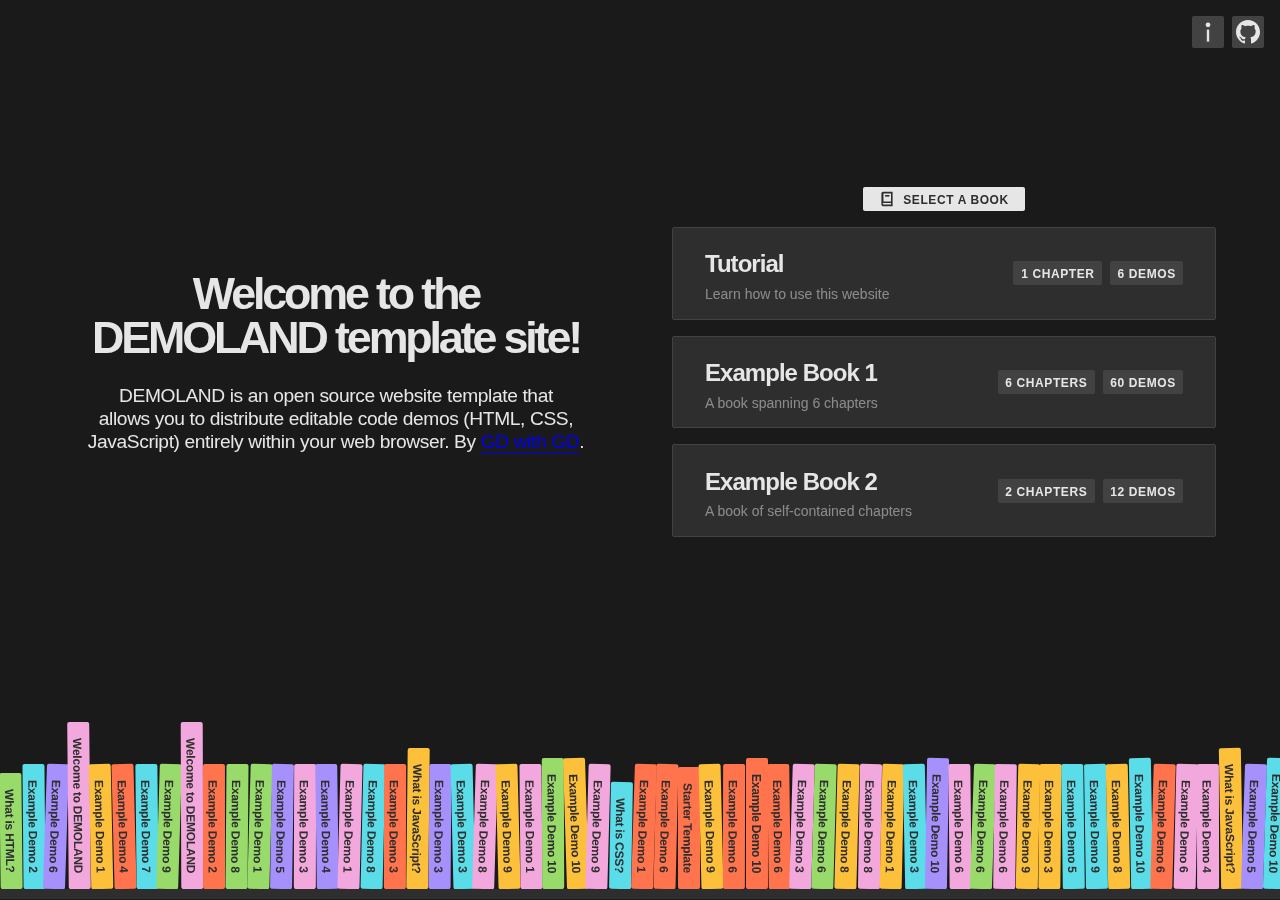
<file: index.html>
<!DOCTYPE html>
		<html lang="en">
		<head>
			<meta charset="UTF-8">
			<meta name="viewport" content="width=device-width, initial-scale=1.0">
			<title>DEMOLAND</title>
			<link rel="icon" type="png" href="./assets/meta/favicon.png">
			<link rel="stylesheet" href="./assets/styles/home.css">
		</head>
		<body>
			<main class="content">
				<div class="toggles">
					<button onclick="toggleInfo()">
						<svg viewBox="0 0 100 100"><rect x="45" y="40" width="10" height="50"/><circle cx="50" cy="20" r="10"/></svg>
					</button>
					<a href="https://github.com/gabrieldrozdov/demoland-template" target="_blank">
						<svg viewBox="0 0 1024 1024">
							<path class="cls-1" d="M512,0C229.12,0,0,229.12,0,512,0,738.56,146.56,929.92,350.08,997.76c25.6,4.48,35.2-10.88,35.2-24.32,0-12.16-.64-52.48-.64-95.36-128.64,23.68-161.92-31.36-172.16-60.16-5.76-14.72-30.72-60.16-52.48-72.32-17.92-9.6-43.52-33.28-.64-33.92,40.32-.64,69.12,37.12,78.72,52.48,46.08,77.44,119.68,55.68,149.12,42.24,4.48-33.28,17.92-55.68,32.64-68.48-113.92-12.8-232.96-56.96-232.96-252.8,0-55.68,19.84-101.76,52.48-137.6-5.12-12.8-23.04-65.28,5.12-135.68,0,0,42.88-13.44,140.8,52.48,40.96-11.52,84.48-17.28,128-17.28s87.04,5.76,128,17.28c97.92-66.56,140.8-52.48,140.8-52.48,28.16,70.4,10.24,122.88,5.12,135.68,32.64,35.84,52.48,81.28,52.48,137.6,0,196.48-119.68,240-233.6,252.8,18.56,16,34.56,46.72,34.56,94.72,0,68.48-.64,123.52-.64,140.8,0,13.44,9.6,29.44,35.2,24.32,202.24-67.84,348.8-259.84,348.8-485.76C1024,229.12,794.88,0,512,0Z"/>
						</svg>
					</a>
				</div>
				<div class="info" data-active="0">
					<button class="info-close" onclick="toggleInfo();">
						<svg viewBox="0 0 100 100"><polygon points="81.82 74.749 57.071 50 81.82 25.251 74.749 18.18 50 42.929 25.251 18.18 18.18 25.251 42.929 50 18.18 74.749 25.251 81.82 50 57.071 74.749 81.82 81.82 74.749"/></svg>
					</button>
					
	<p>
		DEMOLAND is an open source website template that allows you to distribute editable code demos (HTML, CSS, JavaScript) entirely within your web browser. This project was created by <a href="https://gdwithgd.com/" target="_blank">GD&nbsp;with&nbsp;GD</a> to make teaching code easier, without the need for subscribing to any premium code distribution services.
	</p>
	<p>
		DEMOLAND is a metaphor for a library containing books featuring chapters of demos. Each book is organized via JSON files, and each demo is split up into two HTML files (content and information). A Node.js file generates the homepage as a static document, while the code editor page fetches demos dynamically. The editor is built using <a href='https://codemirror.net/5/' target="_blank">CodeMirror 5</a>.
	</p>
	<p>
		Interested in launching your own DEMOLAND site? Clone the <a href="https://github.com/gabrieldrozdov/demoland-template" target="_blank">GitHub repository</a> and launch your site via GitHub pages!
	</p>
	<p class="info-credits">
		<strong>CREDITS</strong><br>
		DEMOLAND was developed by <a href="https://gdwithgd.com/" target="_blank">GD with GD</a> / <a href="https://gabrieldrozdov.com/" target="_blank">Gabriel Drozdov</a>. The site features <a href="https://toomuchtype.com/" target="_blank">Limkin by Too Much Type</a> and <a href="https://monaspace.githubnext.com/" target="_blank">Monaspace by GitHub</a>. Text editors are built using <a href='https://codemirror.net/5/' target="_blank">CodeMirror 5</a>. The original DEMOLAND site is available at <a href="https://demoland.gdwithgd.com/" target="_blank">demoland.gdwithgd.com</a>.<br>
		<br>
		If you launch your own DEMOLAND, I’d appreciate it if you left these credits in. And <a href="mailto:gabriel@noreplica.com">sent me an email</a> just to share your work!
	</p>

				</div>

				<div class="intro">
					<div class="intro-content">
						<header class="intro-header">
							<h1 class="intro-title">Welcome to the DEMOLAND template site!</h1>
							<p class="intro-subtitle">DEMOLAND is an open source website template that allows you to distribute editable code demos (HTML, CSS, JavaScript) entirely within your web browser. By&nbsp;<a href="https://gdwithgd.com/" target="_blank">GD&nbsp;with&nbsp;GD</a>.</p>
						</header>
						<nav class="intro-index">
							<h2 class="intro-index-title">
								<svg viewBox="0 0 100 100"><path d="m25,5c-5.52,0-10,4.48-10,10v70c0,5.52,4.48,10,10,10h60V5H25Zm50,80H28c-2.76,0-5-2.24-5-5s2.24-5,5-5h47v10Zm0-20H28V15h47v50Z"/><rect x="38" y="25" width="27" height="10"/></svg>
								<span>Select a book</span>
							</h2>
							
			<a href="#tutorial" class="intro-index-link" onclick="openBook('tutorial');">
				<div class="intro-index-link-main">
					<h3 class="intro-index-link-title">Tutorial</h3>
					<p class="intro-index-link-shortdesc">Learn how to use this website</p>
				</div>
				<div class="intro-index-link-info">
					<div>1 Chapter</div>
					<div>6 Demos</div>
				</div>
			</a>
		
			<a href="#example-book-1" class="intro-index-link" onclick="openBook('example-book-1');">
				<div class="intro-index-link-main">
					<h3 class="intro-index-link-title">Example Book 1</h3>
					<p class="intro-index-link-shortdesc">A book spanning 6 chapters</p>
				</div>
				<div class="intro-index-link-info">
					<div>6 Chapters</div>
					<div>60 Demos</div>
				</div>
			</a>
		
			<a href="#example-book-2" class="intro-index-link" onclick="openBook('example-book-2');">
				<div class="intro-index-link-main">
					<h3 class="intro-index-link-title">Example Book 2</h3>
					<p class="intro-index-link-shortdesc">A book of self-contained chapters</p>
				</div>
				<div class="intro-index-link-info">
					<div>2 Chapters</div>
					<div>12 Demos</div>
				</div>
			</a>
		
						</nav>
					</div>
					<div class="intro-books-container"><div class="intro-books"></div></div>
				</div>

				
			<article class="book" data-active="0" id="tutorial">
				<header class="book-intro">
					<button class="book-intro-return" onclick="openIntro();">&nwarr;&nbsp; View all books</button>
					<h2 class="book-intro-title">Tutorial</h2>
					<div class="book-intro-desc"><p>Get started with DEMOLAND! Learn how to use this website and what HTML, CSS, and JavaScript are.</p></div>
				</header>
				<div class="chapter-grid">
					
				<section class="chapter  rainbow" id="tutorial-tutorial" style="--primary: rainbow">
					<div class="chapter-header">
						<a class="chapter-link" href="editor/?book=tutorial&chapter=tutorial&demo=welcome">
							<div class="chapter-subtitle">
								Start here
							</div>
							<h3 class="chapter-title">
								How to use DEMOLAND
							</h3>
						</a>
						<p class="chapter-desc">
							Get started with DEMOLAND and learn how to code websites!
						</p>
						<a href="editor/?book=tutorial&chapter=tutorial&demo=welcome" class="chapter-open">Open chapter &nbsp;&nearr;</a>
					</div>
					<div class="chapter-demos">
						
					<a href="editor/?book=tutorial&chapter=tutorial&demo=welcome" class="chapter-demo" style="--primary: var(--pink);">
						<div class="chapter-demo-number">1</div>
						<div class="chapter-demo-name">Welcome to DEMOLAND</div>
					</a>
				
					<a href="editor/?book=tutorial&chapter=tutorial&demo=html" class="chapter-demo" style="--primary: var(--green);">
						<div class="chapter-demo-number">2</div>
						<div class="chapter-demo-name">What is HTML?</div>
					</a>
				
					<a href="editor/?book=tutorial&chapter=tutorial&demo=css" class="chapter-demo" style="--primary: var(--blue);">
						<div class="chapter-demo-number">3</div>
						<div class="chapter-demo-name">What is CSS?</div>
					</a>
				
					<a href="editor/?book=tutorial&chapter=tutorial&demo=js" class="chapter-demo" style="--primary: var(--yellow);">
						<div class="chapter-demo-number">4</div>
						<div class="chapter-demo-name">What is JavaScript?</div>
					</a>
				
					<a href="editor/?book=tutorial&chapter=tutorial&demo=js-libraries" class="chapter-demo" style="--primary: var(--purple);">
						<div class="chapter-demo-number">5</div>
						<div class="chapter-demo-name">What are JavaScript Libraries?</div>
					</a>
				
					<a href="editor/?book=tutorial&chapter=tutorial&demo=template" class="chapter-demo" style="--primary: var(--red);">
						<div class="chapter-demo-number">6</div>
						<div class="chapter-demo-name">Starter Template</div>
					</a>
				
					</div>
				</section>
			
				</div>
			</article>
		
			<article class="book" data-active="0" id="example-book-1">
				<header class="book-intro">
					<button class="book-intro-return" onclick="openIntro();">&nwarr;&nbsp; View all books</button>
					<h2 class="book-intro-title">Example Book 1</h2>
					<div class="book-intro-desc"><p>Write your book’s description here! The rest of this description is placeholder text.</p><p>Lorem ipsum dolor sit amet, consectetur adipiscing elit, sed do eiusmod tempor incididunt ut labore et dolore magna aliqua. Ut enim ad minim veniam, quis nostrud exercitation ullamco laboris nisi ut aliquip ex ea commodo consequat. Duis aute irure dolor in reprehenderit in voluptate velit esse cillum dolore eu fugiat nulla pariatur. Excepteur sint occaecat cupidatat non proident, sunt in culpa qui officia deserunt mollit anim id est laborum.</p></div>
				</header>
				<div class="chapter-grid">
					
				<section class="chapter " id="example-book-1-example-chapter-1" style="--primary: var(--pink)">
					<div class="chapter-header">
						<a class="chapter-link" href="editor/?book=example-book-1&chapter=example-chapter-1&demo=example-demo-1">
							<div class="chapter-subtitle">
								Chapter 1
							</div>
							<h3 class="chapter-title">
								Chapter Name
							</h3>
						</a>
						<p class="chapter-desc">
							This is where your chapter’s description would go!
						</p>
						<a href="editor/?book=example-book-1&chapter=example-chapter-1&demo=example-demo-1" class="chapter-open">Open chapter &nbsp;&nearr;</a>
					</div>
					<div class="chapter-demos">
						
					<a href="editor/?book=example-book-1&chapter=example-chapter-1&demo=example-demo-1" class="chapter-demo" style="--primary: var(--pink);">
						<div class="chapter-demo-number">1</div>
						<div class="chapter-demo-name">Example Demo 1</div>
					</a>
				
					<a href="editor/?book=example-book-1&chapter=example-chapter-1&demo=example-demo-2" class="chapter-demo" style="--primary: var(--pink);">
						<div class="chapter-demo-number">2</div>
						<div class="chapter-demo-name">Example Demo 2</div>
					</a>
				
					<a href="editor/?book=example-book-1&chapter=example-chapter-1&demo=example-demo-3" class="chapter-demo" style="--primary: var(--pink);">
						<div class="chapter-demo-number">3</div>
						<div class="chapter-demo-name">Example Demo 3</div>
					</a>
				
					<a href="editor/?book=example-book-1&chapter=example-chapter-1&demo=example-demo-4" class="chapter-demo" style="--primary: var(--pink);">
						<div class="chapter-demo-number">4</div>
						<div class="chapter-demo-name">Example Demo 4</div>
					</a>
				
					<a href="editor/?book=example-book-1&chapter=example-chapter-1&demo=example-demo-5" class="chapter-demo" style="--primary: var(--pink);">
						<div class="chapter-demo-number">5</div>
						<div class="chapter-demo-name">Example Demo 5</div>
					</a>
				
					<a href="editor/?book=example-book-1&chapter=example-chapter-1&demo=example-demo-6" class="chapter-demo" style="--primary: var(--pink);">
						<div class="chapter-demo-number">6</div>
						<div class="chapter-demo-name">Example Demo 6</div>
					</a>
				
					<a href="editor/?book=example-book-1&chapter=example-chapter-1&demo=example-demo-7" class="chapter-demo" style="--primary: var(--pink);">
						<div class="chapter-demo-number">7</div>
						<div class="chapter-demo-name">Example Demo 7</div>
					</a>
				
					<a href="editor/?book=example-book-1&chapter=example-chapter-1&demo=example-demo-8" class="chapter-demo" style="--primary: var(--pink);">
						<div class="chapter-demo-number">8</div>
						<div class="chapter-demo-name">Example Demo 8</div>
					</a>
				
					<a href="editor/?book=example-book-1&chapter=example-chapter-1&demo=example-demo-9" class="chapter-demo" style="--primary: var(--pink);">
						<div class="chapter-demo-number">9</div>
						<div class="chapter-demo-name">Example Demo 9</div>
					</a>
				
					<a href="editor/?book=example-book-1&chapter=example-chapter-1&demo=example-demo-10" class="chapter-demo" style="--primary: var(--pink);">
						<div class="chapter-demo-number">10</div>
						<div class="chapter-demo-name">Example Demo 10</div>
					</a>
				
					</div>
				</section>
			
				<section class="chapter " id="example-book-1-example-chapter-2" style="--primary: var(--green)">
					<div class="chapter-header">
						<a class="chapter-link" href="editor/?book=example-book-1&chapter=example-chapter-2&demo=example-demo-1">
							<div class="chapter-subtitle">
								Chapter 2
							</div>
							<h3 class="chapter-title">
								Chapter Name
							</h3>
						</a>
						<p class="chapter-desc">
							This is where your chapter’s description would go!
						</p>
						<a href="editor/?book=example-book-1&chapter=example-chapter-2&demo=example-demo-1" class="chapter-open">Open chapter &nbsp;&nearr;</a>
					</div>
					<div class="chapter-demos">
						
					<a href="editor/?book=example-book-1&chapter=example-chapter-2&demo=example-demo-1" class="chapter-demo" style="--primary: var(--green);">
						<div class="chapter-demo-number">1</div>
						<div class="chapter-demo-name">Example Demo 1</div>
					</a>
				
					<a href="editor/?book=example-book-1&chapter=example-chapter-2&demo=example-demo-2" class="chapter-demo" style="--primary: var(--green);">
						<div class="chapter-demo-number">2</div>
						<div class="chapter-demo-name">Example Demo 2</div>
					</a>
				
					<a href="editor/?book=example-book-1&chapter=example-chapter-2&demo=example-demo-3" class="chapter-demo" style="--primary: var(--green);">
						<div class="chapter-demo-number">3</div>
						<div class="chapter-demo-name">Example Demo 3</div>
					</a>
				
					<a href="editor/?book=example-book-1&chapter=example-chapter-2&demo=example-demo-4" class="chapter-demo" style="--primary: var(--green);">
						<div class="chapter-demo-number">4</div>
						<div class="chapter-demo-name">Example Demo 4</div>
					</a>
				
					<a href="editor/?book=example-book-1&chapter=example-chapter-2&demo=example-demo-5" class="chapter-demo" style="--primary: var(--green);">
						<div class="chapter-demo-number">5</div>
						<div class="chapter-demo-name">Example Demo 5</div>
					</a>
				
					<a href="editor/?book=example-book-1&chapter=example-chapter-2&demo=example-demo-6" class="chapter-demo" style="--primary: var(--green);">
						<div class="chapter-demo-number">6</div>
						<div class="chapter-demo-name">Example Demo 6</div>
					</a>
				
					<a href="editor/?book=example-book-1&chapter=example-chapter-2&demo=example-demo-7" class="chapter-demo" style="--primary: var(--green);">
						<div class="chapter-demo-number">7</div>
						<div class="chapter-demo-name">Example Demo 7</div>
					</a>
				
					<a href="editor/?book=example-book-1&chapter=example-chapter-2&demo=example-demo-8" class="chapter-demo" style="--primary: var(--green);">
						<div class="chapter-demo-number">8</div>
						<div class="chapter-demo-name">Example Demo 8</div>
					</a>
				
					<a href="editor/?book=example-book-1&chapter=example-chapter-2&demo=example-demo-9" class="chapter-demo" style="--primary: var(--green);">
						<div class="chapter-demo-number">9</div>
						<div class="chapter-demo-name">Example Demo 9</div>
					</a>
				
					<a href="editor/?book=example-book-1&chapter=example-chapter-2&demo=example-demo-10" class="chapter-demo" style="--primary: var(--green);">
						<div class="chapter-demo-number">10</div>
						<div class="chapter-demo-name">Example Demo 10</div>
					</a>
				
					</div>
				</section>
			
				<section class="chapter " id="example-book-1-example-chapter-3" style="--primary: var(--blue)">
					<div class="chapter-header">
						<a class="chapter-link" href="editor/?book=example-book-1&chapter=example-chapter-3&demo=example-demo-1">
							<div class="chapter-subtitle">
								Chapter 3
							</div>
							<h3 class="chapter-title">
								Chapter Name
							</h3>
						</a>
						<p class="chapter-desc">
							This is where your chapter’s description would go!
						</p>
						<a href="editor/?book=example-book-1&chapter=example-chapter-3&demo=example-demo-1" class="chapter-open">Open chapter &nbsp;&nearr;</a>
					</div>
					<div class="chapter-demos">
						
					<a href="editor/?book=example-book-1&chapter=example-chapter-3&demo=example-demo-1" class="chapter-demo" style="--primary: var(--blue);">
						<div class="chapter-demo-number">1</div>
						<div class="chapter-demo-name">Example Demo 1</div>
					</a>
				
					<a href="editor/?book=example-book-1&chapter=example-chapter-3&demo=example-demo-2" class="chapter-demo" style="--primary: var(--blue);">
						<div class="chapter-demo-number">2</div>
						<div class="chapter-demo-name">Example Demo 2</div>
					</a>
				
					<a href="editor/?book=example-book-1&chapter=example-chapter-3&demo=example-demo-3" class="chapter-demo" style="--primary: var(--blue);">
						<div class="chapter-demo-number">3</div>
						<div class="chapter-demo-name">Example Demo 3</div>
					</a>
				
					<a href="editor/?book=example-book-1&chapter=example-chapter-3&demo=example-demo-4" class="chapter-demo" style="--primary: var(--blue);">
						<div class="chapter-demo-number">4</div>
						<div class="chapter-demo-name">Example Demo 4</div>
					</a>
				
					<a href="editor/?book=example-book-1&chapter=example-chapter-3&demo=example-demo-5" class="chapter-demo" style="--primary: var(--blue);">
						<div class="chapter-demo-number">5</div>
						<div class="chapter-demo-name">Example Demo 5</div>
					</a>
				
					<a href="editor/?book=example-book-1&chapter=example-chapter-3&demo=example-demo-6" class="chapter-demo" style="--primary: var(--blue);">
						<div class="chapter-demo-number">6</div>
						<div class="chapter-demo-name">Example Demo 6</div>
					</a>
				
					<a href="editor/?book=example-book-1&chapter=example-chapter-3&demo=example-demo-7" class="chapter-demo" style="--primary: var(--blue);">
						<div class="chapter-demo-number">7</div>
						<div class="chapter-demo-name">Example Demo 7</div>
					</a>
				
					<a href="editor/?book=example-book-1&chapter=example-chapter-3&demo=example-demo-8" class="chapter-demo" style="--primary: var(--blue);">
						<div class="chapter-demo-number">8</div>
						<div class="chapter-demo-name">Example Demo 8</div>
					</a>
				
					<a href="editor/?book=example-book-1&chapter=example-chapter-3&demo=example-demo-9" class="chapter-demo" style="--primary: var(--blue);">
						<div class="chapter-demo-number">9</div>
						<div class="chapter-demo-name">Example Demo 9</div>
					</a>
				
					<a href="editor/?book=example-book-1&chapter=example-chapter-3&demo=example-demo-10" class="chapter-demo" style="--primary: var(--blue);">
						<div class="chapter-demo-number">10</div>
						<div class="chapter-demo-name">Example Demo 10</div>
					</a>
				
					</div>
				</section>
			
				<section class="chapter " id="example-book-1-example-chapter-4" style="--primary: var(--yellow)">
					<div class="chapter-header">
						<a class="chapter-link" href="editor/?book=example-book-1&chapter=example-chapter-4&demo=example-demo-1">
							<div class="chapter-subtitle">
								Chapter 4
							</div>
							<h3 class="chapter-title">
								Chapter Name
							</h3>
						</a>
						<p class="chapter-desc">
							This is where your chapter’s description would go!
						</p>
						<a href="editor/?book=example-book-1&chapter=example-chapter-4&demo=example-demo-1" class="chapter-open">Open chapter &nbsp;&nearr;</a>
					</div>
					<div class="chapter-demos">
						
					<a href="editor/?book=example-book-1&chapter=example-chapter-4&demo=example-demo-1" class="chapter-demo" style="--primary: var(--yellow);">
						<div class="chapter-demo-number">1</div>
						<div class="chapter-demo-name">Example Demo 1</div>
					</a>
				
					<a href="editor/?book=example-book-1&chapter=example-chapter-4&demo=example-demo-2" class="chapter-demo" style="--primary: var(--yellow);">
						<div class="chapter-demo-number">2</div>
						<div class="chapter-demo-name">Example Demo 2</div>
					</a>
				
					<a href="editor/?book=example-book-1&chapter=example-chapter-4&demo=example-demo-3" class="chapter-demo" style="--primary: var(--yellow);">
						<div class="chapter-demo-number">3</div>
						<div class="chapter-demo-name">Example Demo 3</div>
					</a>
				
					<a href="editor/?book=example-book-1&chapter=example-chapter-4&demo=example-demo-4" class="chapter-demo" style="--primary: var(--yellow);">
						<div class="chapter-demo-number">4</div>
						<div class="chapter-demo-name">Example Demo 4</div>
					</a>
				
					<a href="editor/?book=example-book-1&chapter=example-chapter-4&demo=example-demo-5" class="chapter-demo" style="--primary: var(--yellow);">
						<div class="chapter-demo-number">5</div>
						<div class="chapter-demo-name">Example Demo 5</div>
					</a>
				
					<a href="editor/?book=example-book-1&chapter=example-chapter-4&demo=example-demo-6" class="chapter-demo" style="--primary: var(--yellow);">
						<div class="chapter-demo-number">6</div>
						<div class="chapter-demo-name">Example Demo 6</div>
					</a>
				
					<a href="editor/?book=example-book-1&chapter=example-chapter-4&demo=example-demo-7" class="chapter-demo" style="--primary: var(--yellow);">
						<div class="chapter-demo-number">7</div>
						<div class="chapter-demo-name">Example Demo 7</div>
					</a>
				
					<a href="editor/?book=example-book-1&chapter=example-chapter-4&demo=example-demo-8" class="chapter-demo" style="--primary: var(--yellow);">
						<div class="chapter-demo-number">8</div>
						<div class="chapter-demo-name">Example Demo 8</div>
					</a>
				
					<a href="editor/?book=example-book-1&chapter=example-chapter-4&demo=example-demo-9" class="chapter-demo" style="--primary: var(--yellow);">
						<div class="chapter-demo-number">9</div>
						<div class="chapter-demo-name">Example Demo 9</div>
					</a>
				
					<a href="editor/?book=example-book-1&chapter=example-chapter-4&demo=example-demo-10" class="chapter-demo" style="--primary: var(--yellow);">
						<div class="chapter-demo-number">10</div>
						<div class="chapter-demo-name">Example Demo 10</div>
					</a>
				
					</div>
				</section>
			
				<section class="chapter " id="example-book-1-example-chapter-5" style="--primary: var(--purple)">
					<div class="chapter-header">
						<a class="chapter-link" href="editor/?book=example-book-1&chapter=example-chapter-5&demo=example-demo-1">
							<div class="chapter-subtitle">
								Chapter 5
							</div>
							<h3 class="chapter-title">
								Chapter Name
							</h3>
						</a>
						<p class="chapter-desc">
							This is where your chapter’s description would go!
						</p>
						<a href="editor/?book=example-book-1&chapter=example-chapter-5&demo=example-demo-1" class="chapter-open">Open chapter &nbsp;&nearr;</a>
					</div>
					<div class="chapter-demos">
						
					<a href="editor/?book=example-book-1&chapter=example-chapter-5&demo=example-demo-1" class="chapter-demo" style="--primary: var(--purple);">
						<div class="chapter-demo-number">1</div>
						<div class="chapter-demo-name">Example Demo 1</div>
					</a>
				
					<a href="editor/?book=example-book-1&chapter=example-chapter-5&demo=example-demo-2" class="chapter-demo" style="--primary: var(--purple);">
						<div class="chapter-demo-number">2</div>
						<div class="chapter-demo-name">Example Demo 2</div>
					</a>
				
					<a href="editor/?book=example-book-1&chapter=example-chapter-5&demo=example-demo-3" class="chapter-demo" style="--primary: var(--purple);">
						<div class="chapter-demo-number">3</div>
						<div class="chapter-demo-name">Example Demo 3</div>
					</a>
				
					<a href="editor/?book=example-book-1&chapter=example-chapter-5&demo=example-demo-4" class="chapter-demo" style="--primary: var(--purple);">
						<div class="chapter-demo-number">4</div>
						<div class="chapter-demo-name">Example Demo 4</div>
					</a>
				
					<a href="editor/?book=example-book-1&chapter=example-chapter-5&demo=example-demo-5" class="chapter-demo" style="--primary: var(--purple);">
						<div class="chapter-demo-number">5</div>
						<div class="chapter-demo-name">Example Demo 5</div>
					</a>
				
					<a href="editor/?book=example-book-1&chapter=example-chapter-5&demo=example-demo-6" class="chapter-demo" style="--primary: var(--purple);">
						<div class="chapter-demo-number">6</div>
						<div class="chapter-demo-name">Example Demo 6</div>
					</a>
				
					<a href="editor/?book=example-book-1&chapter=example-chapter-5&demo=example-demo-7" class="chapter-demo" style="--primary: var(--purple);">
						<div class="chapter-demo-number">7</div>
						<div class="chapter-demo-name">Example Demo 7</div>
					</a>
				
					<a href="editor/?book=example-book-1&chapter=example-chapter-5&demo=example-demo-8" class="chapter-demo" style="--primary: var(--purple);">
						<div class="chapter-demo-number">8</div>
						<div class="chapter-demo-name">Example Demo 8</div>
					</a>
				
					<a href="editor/?book=example-book-1&chapter=example-chapter-5&demo=example-demo-9" class="chapter-demo" style="--primary: var(--purple);">
						<div class="chapter-demo-number">9</div>
						<div class="chapter-demo-name">Example Demo 9</div>
					</a>
				
					<a href="editor/?book=example-book-1&chapter=example-chapter-5&demo=example-demo-10" class="chapter-demo" style="--primary: var(--purple);">
						<div class="chapter-demo-number">10</div>
						<div class="chapter-demo-name">Example Demo 10</div>
					</a>
				
					</div>
				</section>
			
				<section class="chapter " id="example-book-1-example-chapter-6" style="--primary: var(--red)">
					<div class="chapter-header">
						<a class="chapter-link" href="editor/?book=example-book-1&chapter=example-chapter-6&demo=example-demo-1">
							<div class="chapter-subtitle">
								Chapter 6
							</div>
							<h3 class="chapter-title">
								Chapter Name
							</h3>
						</a>
						<p class="chapter-desc">
							This is where your chapter’s description would go!
						</p>
						<a href="editor/?book=example-book-1&chapter=example-chapter-6&demo=example-demo-1" class="chapter-open">Open chapter &nbsp;&nearr;</a>
					</div>
					<div class="chapter-demos">
						
					<a href="editor/?book=example-book-1&chapter=example-chapter-6&demo=example-demo-1" class="chapter-demo" style="--primary: var(--red);">
						<div class="chapter-demo-number">1</div>
						<div class="chapter-demo-name">Example Demo 1</div>
					</a>
				
					<a href="editor/?book=example-book-1&chapter=example-chapter-6&demo=example-demo-2" class="chapter-demo" style="--primary: var(--red);">
						<div class="chapter-demo-number">2</div>
						<div class="chapter-demo-name">Example Demo 2</div>
					</a>
				
					<a href="editor/?book=example-book-1&chapter=example-chapter-6&demo=example-demo-3" class="chapter-demo" style="--primary: var(--red);">
						<div class="chapter-demo-number">3</div>
						<div class="chapter-demo-name">Example Demo 3</div>
					</a>
				
					<a href="editor/?book=example-book-1&chapter=example-chapter-6&demo=example-demo-4" class="chapter-demo" style="--primary: var(--red);">
						<div class="chapter-demo-number">4</div>
						<div class="chapter-demo-name">Example Demo 4</div>
					</a>
				
					<a href="editor/?book=example-book-1&chapter=example-chapter-6&demo=example-demo-5" class="chapter-demo" style="--primary: var(--red);">
						<div class="chapter-demo-number">5</div>
						<div class="chapter-demo-name">Example Demo 5</div>
					</a>
				
					<a href="editor/?book=example-book-1&chapter=example-chapter-6&demo=example-demo-6" class="chapter-demo" style="--primary: var(--red);">
						<div class="chapter-demo-number">6</div>
						<div class="chapter-demo-name">Example Demo 6</div>
					</a>
				
					<a href="editor/?book=example-book-1&chapter=example-chapter-6&demo=example-demo-7" class="chapter-demo" style="--primary: var(--red);">
						<div class="chapter-demo-number">7</div>
						<div class="chapter-demo-name">Example Demo 7</div>
					</a>
				
					<a href="editor/?book=example-book-1&chapter=example-chapter-6&demo=example-demo-8" class="chapter-demo" style="--primary: var(--red);">
						<div class="chapter-demo-number">8</div>
						<div class="chapter-demo-name">Example Demo 8</div>
					</a>
				
					<a href="editor/?book=example-book-1&chapter=example-chapter-6&demo=example-demo-9" class="chapter-demo" style="--primary: var(--red);">
						<div class="chapter-demo-number">9</div>
						<div class="chapter-demo-name">Example Demo 9</div>
					</a>
				
					<a href="editor/?book=example-book-1&chapter=example-chapter-6&demo=example-demo-10" class="chapter-demo" style="--primary: var(--red);">
						<div class="chapter-demo-number">10</div>
						<div class="chapter-demo-name">Example Demo 10</div>
					</a>
				
					</div>
				</section>
			
				</div>
			</article>
		
			<article class="book" data-active="0" id="example-book-2">
				<header class="book-intro">
					<button class="book-intro-return" onclick="openIntro();">&nwarr;&nbsp; View all books</button>
					<h2 class="book-intro-title">Example Book 2</h2>
					<div class="book-intro-desc"><p>Write your book’s description here! The rest of this description is placeholder text.</p><p>Lorem ipsum dolor sit amet, consectetur adipiscing elit, sed do eiusmod tempor incididunt ut labore et dolore magna aliqua. Ut enim ad minim veniam, quis nostrud exercitation ullamco laboris nisi ut aliquip ex ea commodo consequat. Duis aute irure dolor in reprehenderit in voluptate velit esse cillum dolore eu fugiat nulla pariatur. Excepteur sint occaecat cupidatat non proident, sunt in culpa qui officia deserunt mollit anim id est laborum.</p></div>
				</header>
				<div class="chapter-grid">
					
				<section class="chapter  rainbow" id="example-book-2-example-chapter-1" style="--primary: rainbow">
					<div class="chapter-header">
						<a class="chapter-link" href="editor/?book=example-book-2&chapter=example-chapter-1&demo=example-demo-1">
							<div class="chapter-subtitle">
								Subtitle
							</div>
							<h3 class="chapter-title">
								Chapter Name
							</h3>
						</a>
						<p class="chapter-desc">
							This is where your chapter’s description would go!
						</p>
						<a href="editor/?book=example-book-2&chapter=example-chapter-1&demo=example-demo-1" class="chapter-open">Open chapter &nbsp;&nearr;</a>
					</div>
					<div class="chapter-demos">
						
					<a href="editor/?book=example-book-2&chapter=example-chapter-1&demo=example-demo-1" class="chapter-demo" style="--primary: var(--pink);">
						<div class="chapter-demo-number">1</div>
						<div class="chapter-demo-name">Example Demo 1</div>
					</a>
				
					<a href="editor/?book=example-book-2&chapter=example-chapter-1&demo=example-demo-2" class="chapter-demo" style="--primary: var(--green);">
						<div class="chapter-demo-number">2</div>
						<div class="chapter-demo-name">Example Demo 2</div>
					</a>
				
					<a href="editor/?book=example-book-2&chapter=example-chapter-1&demo=example-demo-3" class="chapter-demo" style="--primary: var(--blue);">
						<div class="chapter-demo-number">3</div>
						<div class="chapter-demo-name">Example Demo 3</div>
					</a>
				
					<a href="editor/?book=example-book-2&chapter=example-chapter-1&demo=example-demo-4" class="chapter-demo" style="--primary: var(--yellow);">
						<div class="chapter-demo-number">4</div>
						<div class="chapter-demo-name">Example Demo 4</div>
					</a>
				
					<a href="editor/?book=example-book-2&chapter=example-chapter-1&demo=example-demo-5" class="chapter-demo" style="--primary: var(--purple);">
						<div class="chapter-demo-number">5</div>
						<div class="chapter-demo-name">Example Demo 5</div>
					</a>
				
					<a href="editor/?book=example-book-2&chapter=example-chapter-1&demo=example-demo-6" class="chapter-demo" style="--primary: var(--red);">
						<div class="chapter-demo-number">6</div>
						<div class="chapter-demo-name">Example Demo 6</div>
					</a>
				
					</div>
				</section>
			
				<section class="chapter  rainbow" id="example-book-2-example-chapter-2" style="--primary: rainbow">
					<div class="chapter-header">
						<a class="chapter-link" href="editor/?book=example-book-2&chapter=example-chapter-2&demo=example-demo-1">
							<div class="chapter-subtitle">
								Subtitle
							</div>
							<h3 class="chapter-title">
								Chapter Name
							</h3>
						</a>
						<p class="chapter-desc">
							This is where your chapter’s description would go!
						</p>
						<a href="editor/?book=example-book-2&chapter=example-chapter-2&demo=example-demo-1" class="chapter-open">Open chapter &nbsp;&nearr;</a>
					</div>
					<div class="chapter-demos">
						
					<a href="editor/?book=example-book-2&chapter=example-chapter-2&demo=example-demo-1" class="chapter-demo" style="--primary: var(--pink);">
						<div class="chapter-demo-number">1</div>
						<div class="chapter-demo-name">Example Demo 1</div>
					</a>
				
					<a href="editor/?book=example-book-2&chapter=example-chapter-2&demo=example-demo-2" class="chapter-demo" style="--primary: var(--green);">
						<div class="chapter-demo-number">2</div>
						<div class="chapter-demo-name">Example Demo 2</div>
					</a>
				
					<a href="editor/?book=example-book-2&chapter=example-chapter-2&demo=example-demo-3" class="chapter-demo" style="--primary: var(--blue);">
						<div class="chapter-demo-number">3</div>
						<div class="chapter-demo-name">Example Demo 3</div>
					</a>
				
					<a href="editor/?book=example-book-2&chapter=example-chapter-2&demo=example-demo-4" class="chapter-demo" style="--primary: var(--yellow);">
						<div class="chapter-demo-number">4</div>
						<div class="chapter-demo-name">Example Demo 4</div>
					</a>
				
					<a href="editor/?book=example-book-2&chapter=example-chapter-2&demo=example-demo-5" class="chapter-demo" style="--primary: var(--purple);">
						<div class="chapter-demo-number">5</div>
						<div class="chapter-demo-name">Example Demo 5</div>
					</a>
				
					<a href="editor/?book=example-book-2&chapter=example-chapter-2&demo=example-demo-6" class="chapter-demo" style="--primary: var(--red);">
						<div class="chapter-demo-number">6</div>
						<div class="chapter-demo-name">Example Demo 6</div>
					</a>
				
					</div>
				</section>
			
				</div>
			</article>
		
			</main>

			<script src="assets/scripts/all-demos.js"></script>
			<script src="assets/scripts/home.js"></script>
		</body>
		</html>
</file>
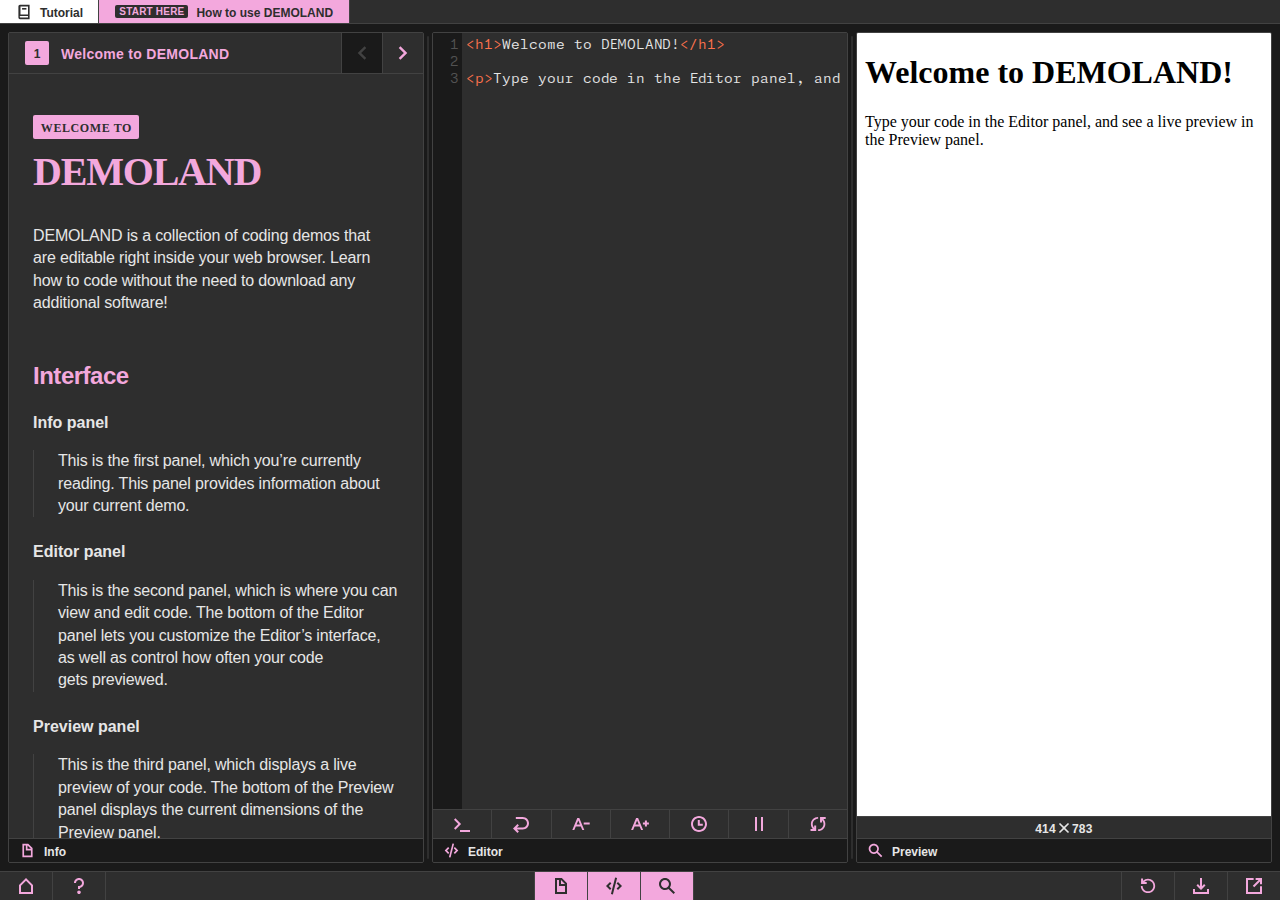
<file: editor/index.html>
<!DOCTYPE html>
<html lang="en">
<head>
	<meta charset="UTF-8">
	<meta name="viewport" content="width=device-width, initial-scale=1.0">
	<title>DEMOLAND | Editor</title>
	<link rel="icon" type="png" href="../assets/meta/favicon.png">
	<link rel="stylesheet" href="../assets/styles/editor.css">

	<!-- CodeMirror -->
	<link rel="stylesheet" href="../assets/cm/lib/codemirror.css">
	<script src="../assets/cm/lib/codemirror.js"></script>
	<script src="../assets/cm/mode/htmlmixed/htmlmixed.js"></script>
	<script src="../assets/cm/mode/xml/xml.js"></script>
	<script src="../assets/cm/mode/css/css.js"></script>
	<script src="../assets/cm/mode/javascript/javascript.js"></script>

	<!-- CodeMirror addons -->
	<link rel="stylesheet" href="../assets/cm/addon/hint/show-hint.css">
	<script src="../assets/cm/addon/hint/show-hint.js"></script>
	<script src="../assets/cm/addon/hint/anyword-hint.js"></script>
	<script src="../assets/cm/addon/hint/xml-hint.js"></script>
	<script src="../assets/cm/addon/hint/html-hint.js"></script>
	<script src="../assets/cm/addon/hint/css-hint.js"></script>
	<script src="../assets/cm/addon/hint/javascript-hint.js"></script>
	<script src="../assets/cm/addon/edit/closetag.js"></script>
	<script src="../assets/cm/addon/edit/closebrackets.js"></script>
	<script src="../assets/cm/addon/selection/active-line.js"></script>
	<script src="../assets/cm/addon/edit/matchbrackets.js"></script>
	<script src="../assets/cm/addon/comment/comment.js"></script>
</head>
<body>

	<main class="container" data-loading="1">

		<!-- TOOLTIP -->
		<div class="tooltip-container">
			<div class="tooltip-overflowfix">
				<div class="tooltip" data-hide="1">
					<p class="tooltip-text">Toggle Info</p>
				</div>
			</div>
		</div>

		<!-- TITLE -->
		<div class="title" data-tooltip-text="Current Book and Chapters" data-tooltip-direction="top">
			<a class="title-book" href=""></a>
		</div>
		
		<!-- PANELS -->
		<div class="content">

			<!-- LOADING -->
			<div class="loading">
				<div class="preview-msg">
					<p class="preview-msg-text">I’m loading your demo, sit tight!</p>
					<svg viewBox="0 0 100 100"><polygon points="100 0 0 50 100 100 100 0"/></svg>
				</div>
				<svg class="loading-icon" viewBox="0 0 100 100"><path d="M50.9,85.23h-.32v-8.96c.11.01.21.01.32.01,14.83,0,26.86-12.03,26.86-26.86,0-7.23-2.87-13.8-7.53-18.63v12.26h-10V14.77h28.29v9.99h-11.67c6.1,6.43,9.86,15.11,9.86,24.66,0,19.78-16.04,35.81-35.81,35.81ZM14.45,50.58c0,9.55,3.76,18.23,9.86,24.66h-11.67v9.99h28.29v-28.28h-10v12.26c-4.66-4.83-7.53-11.4-7.53-18.63,0-14.83,12.03-26.86,26.86-26.86.11,0,.21,0,.32.01v-8.96h-.32c-19.77,0-35.81,16.03-35.81,35.81ZM50,50"/></svg>
			</div>

			<!-- INFO -->
			<section class="panel" id="info" data-offset="0"  data-hide="0">
				<div class="info-container">
					<div class="info-body">
						<div class="info-nav" data-active="0">
							<div class="info-nav-bar">
								<div onclick="openChapter();" class="info-nav-current" data-tooltip-text="View All Demos in Chapter" data-tooltip-direction="top">
									<span class="info-nav-current-number"></span>
									<span class="info-nav-current-name"></span>
								</div>
								<a href="" class="info-nav-prevnext" data-tooltip-text="Previous Demo" data-tooltip-direction="top" id="info-nav-prev">
									<svg viewBox="0 0 100 100"><polygon points="67.697 28.749 46.445 50 67.697 71.251 60.626 78.322 32.303 50 60.626 21.678 67.697 28.749"/></svg>
								</a>
								<a href="" class="info-nav-prevnext" data-tooltip-text="Next Demo" data-tooltip-direction="top" id="info-nav-next">
									<svg viewBox="0 0 100 100"><polygon points="32.303 28.749 53.555 50 32.303 71.251 39.374 78.322 67.697 50 39.374 21.678 32.303 28.749"/></svg>
								</a>
							</div>
						</div>
						<div class="info-nav-demos" data-active="0"></div>
						<div class="info-content"></div>
						<a href="" class="info-next">Click here to continue to the next demo!</a>
					</div>
				</div>

				<div class="panel-label" data-tooltip-text="Read about the current demo and learn how its code works!" data-tooltip-direction="bottom">
					<svg viewBox="0 0 100 100"><path d="m80,35.858l-25.858-25.858H20v80h60v-54.142Zm-10,4.142h-20v-20l20,20Zm0,40H30V20h10v30h30v30Z"/></svg>
					<div>Info</div>
				</div>
			</section>

			<div class="resizer" id="resizer1" data-hide="0"><div></div></div>

			<!-- EDITOR -->
			<section class="panel" id="editor" data-offset="0" data-hide="0" data-console="0">
				<div class="editor-container">
					<div class="editor-content"></div>
					<div class="editor-controls">
						<button data-tooltip-text="Toggle Console" data-tooltip-direction="bottom" data-active="0" onclick="editorToggleConsole();" id="toggle-console">
							<svg viewBox="0 0 100 100"><polygon points="10 28.749 31.251 50 10 71.251 17.071 78.322 45.393 50 17.071 21.678 10 28.749"/><rect x="40" y="80" width="50" height="10"/></svg>
						</button>
						<button data-tooltip-text="Toggle Text Wrapping" data-active="0" data-tooltip-direction="bottom" onclick="editorToggleWrapping();" id="toggle-wrap">
							<svg viewBox="0 0 100 100"><path d="M58.75,15H24.14v10h34.61c11.73,0,21.24,9.51,21.24,21.24s-9.51,21.26-21.24,21.26l-29.61-.03,10.43-10.4-7.07-7.07-22.5,22.5,22.5,22.5,7.07-7.07-10.43-10.43h29.61c17.26,0,31.25-13.99,31.25-31.25s-13.99-31.25-31.25-31.25Z"/></svg>
						</button>
						<button data-tooltip-text="Decrease Font Size" data-tooltip-direction="bottom" onclick="editorFontsizeDown();" data-disabled="0" id="toggle-fontsize-down">
							<svg viewBox="0 0 100 100"><path d="M41.5,20h-10L6.5,80h10l7.5-18h25l7.5,18h10l-25-60ZM28.167,52l8.333-20,8.333,20h-16.667ZM93.5,52h-30v-10h30v10Z"/></svg>
						</button>
						<button data-tooltip-text="Increase Font Size" data-tooltip-direction="bottom" onclick="editorFontsizeUp();" data-disabled="0" id="toggle-fontsize-up">
							<svg viewBox="0 0 100 100"><path d="M40.5,20h-10L5.5,80h10l7.5-18h25l7.5,18h10l-25-60ZM27.167,52l8.333-20,8.333,20h-16.667ZM94.5,52h-10v10h-10v-10h-10v-10h10v-10h10v10h10v10Z"/></svg>
						</button>
						<button data-tooltip-text="Toggle Preview Delay" data-tooltip-direction="bottom" data-active="0" onclick="editorToggleDelay();" id="toggle-delay">
							<svg viewBox="0 0 100 100"><path d="M69,49v10h-25v-29h10v19h15ZM90,50c0,22.09-17.91,40-40,40S10,72.09,10,50,27.91,10,50,10s40,17.91,40,40ZM80,50c0-16.57-13.43-30-30-30s-30,13.43-30,30,13.43,30,30,30,30-13.43,30-30Z"/></svg>
						</button>
						<button data-tooltip-text="Pause Preview" data-tooltip-direction="bottom" data-active="0" onclick="editorPause();" id="pause">
							<svg viewBox="0 0 100 100"><path d="M40,85.23h-10V14.77h10v70.46ZM70,14.77h-10v70.46h10V14.77Z"/></svg>
						</button>
						<button data-tooltip-text="Run Code Again" data-tooltip-direction="bottom" data-active="0" onclick="editorRerun();" id="rerun">
							<svg viewBox="0 0 100 100"><path d="M50.9,85.23h-.32v-8.96c.11.01.21.01.32.01,14.83,0,26.86-12.03,26.86-26.86,0-7.23-2.87-13.8-7.53-18.63v12.26h-10V14.77h28.29v9.99h-11.67c6.1,6.43,9.86,15.11,9.86,24.66,0,19.78-16.04,35.81-35.81,35.81ZM14.45,50.58c0,9.55,3.76,18.23,9.86,24.66h-11.67v9.99h28.29v-28.28h-10v12.26c-4.66-4.83-7.53-11.4-7.53-18.63,0-14.83,12.03-26.86,26.86-26.86.11,0,.21,0,.32.01v-8.96h-.32c-19.77,0-35.81,16.03-35.81,35.81ZM50,50"/></svg>
						</button>
					</div>
					<div class="editor-console">
						<div class="editor-console-log" data-tooltip-text="WARNING: This console is not a full substitute for your browser’s built-in console. Please make sure to check your console if the outputs here don’t make sense!" data-tooltip-direction="bottom"></div>
						<div class="editor-console-input">
							<svg viewBox="0 0 100 100"><polygon points="32.303 28.749 53.555 50 32.303 71.251 39.374 78.322 67.697 50 39.374 21.678 32.303 28.749"/></svg>
							<input type="text" placeholder="Type here!" id="console-input"></input>
						</div>
					</div>
				</div>

				<div class="panel-label" data-tooltip-text="View and edit code here!" data-tooltip-direction="bottom">
					<svg viewBox="0 0 100 100"><polygon points="90 50 70 70 62.93 62.93 75.86 50 62.93 37.07 70 30 90 50"/><polygon points="10 50 30 70 37.07 62.93 24.14 50 37.07 37.07 30 30 10 50"/><rect x="8.038" y="45" width="83.925" height="10" transform="translate(110.912 14.088) rotate(104.478)"/></svg>
					<div>Editor</div>
				</div>
			</section>

			<div class="resizer" id="resizer2" data-hide="0"><div></div></div>

			<!-- PREVIEW -->
			<section class="panel" id="preview" data-offset="0" data-hide="0">
				<div class="preview-container">
					<div id="preview-delay" class="preview-msg-container" data-active="0">
						<div class="preview-msg">
							<p class="preview-msg-text">You can turn off this delay from the Editor panel!</p>
						</div>
						<div class="preview-delay-timer">
							<div class="preview-delay-timer-inside"></div>
						</div>
					</div>
					<div id="preview-paused" class="preview-msg-container" data-active="0">
						<div class="preview-msg">
							<p class="preview-msg-text">PREVIEW PAUSED<br>Turn the preview back on from the Editor panel!</p>
						</div>
					</div>
					<iframe class="preview-content"></iframe>
					<div class="preview-dimensions" data-tooltip-text="Preview Width and Height" data-tooltip-direction="bottom">
						<span id="preview-width">500</span>
						<svg viewBox="0 0 100 100"><polygon points="81.82 74.749 57.071 50 81.82 25.251 74.749 18.18 50 42.929 25.251 18.18 18.18 25.251 42.929 50 18.18 74.749 25.251 81.82 50 57.071 74.749 81.82 81.82 74.749"/></svg>
						<span id="preview-height">500</span>
					</div>
				</div>

				<div class="panel-label" data-tooltip-text="See a live preview of your code!" data-tooltip-direction="bottom">
					<svg viewBox="0 0 100 100"><path d="m90,82.929l-25.552-25.552c3.492-4.904,5.552-10.898,5.552-17.376,0-16.569-13.431-30-30-30s-30,13.431-30,30,13.431,30,30,30c6.479,0,12.473-2.061,17.376-5.552l25.552,25.552,7.071-7.071ZM20,40c0-11.046,8.954-20,20-20s20,8.954,20,20-8.954,20-20,20-20-8.954-20-20Z"/></svg>
					<div>Preview</div>
				</div>
			</section>

			<div class="panel-empty" data-hide="1">
				<div class="panel-empty-msg">
					<p class="panel-empty-text">Open a panel to get started!</p>
				</div>
			</div>
		</div>

		<!-- CONTROLS -->
		<nav class="controls">

			<!-- CATALOG AND HELP -->
			<a class="controls-btn controls-btn-override" data-tooltip-text="Home" data-tooltip-direction="bottom" href="../">
				<svg viewBox="0 0 100 100"><path d="m50,10L15,45v45h70v-45L50,10Zm-25,70v-30.858l25-25,25,25v30.858H25Z"/></svg>
			</a>
			<a class="controls-btn controls-btn-override" data-tooltip-text="Tutorial" data-tooltip-direction="bottom" href="./" target="_blank">
				<svg viewBox="0 0 100 100"><path d="M59,81c0,4.971-4.029,9-9,9s-9-4.029-9-9,4.029-9,9-9,9,4.029,9,9ZM50,10c-13.81,0-25,11.19-25,25h10c0-8.28,6.72-15,15-15s15,6.72,15,15-6.72,15-15,15h-5v15h10v-5.501c11.413-2.316,20-12.402,20-24.499,0-13.81-11.19-25-25-25Z"/></svg>
			</a>

			<div class="controls-spacer"></div>

			<!-- PANEL TOGGLES -->
			<div class="controls-btn" id="toggle-info" data-active="1" onclick="togglePanel('info')" data-tooltip-text="Toggle Info" data-tooltip-direction="bottom">
				<svg viewBox="0 0 100 100"><path d="m80,35.858l-25.858-25.858H20v80h60v-54.142Zm-10,4.142h-20v-20l20,20Zm0,40H30V20h10v30h30v30Z"/></svg>
			</div>
			<div class="controls-btn" id="toggle-editor" data-active="1" onclick="togglePanel('editor')" data-tooltip-text="Toggle Editor" data-tooltip-direction="bottom">
				<svg viewBox="0 0 100 100"><polygon points="90 50 70 70 62.93 62.93 75.86 50 62.93 37.07 70 30 90 50"/><polygon points="10 50 30 70 37.07 62.93 24.14 50 37.07 37.07 30 30 10 50"/><rect x="8.038" y="45" width="83.925" height="10" transform="translate(110.912 14.088) rotate(104.478)"/></svg>
			</div>
			<div class="controls-btn" id="toggle-preview" data-active="1" onclick="togglePanel('preview')" data-tooltip-text="Toggle Preview" data-tooltip-direction="bottom">
				<svg viewBox="0 0 100 100"><path d="m90,82.929l-25.552-25.552c3.492-4.904,5.552-10.898,5.552-17.376,0-16.569-13.431-30-30-30s-30,13.431-30,30,13.431,30,30,30c6.479,0,12.473-2.061,17.376-5.552l25.552,25.552,7.071-7.071ZM20,40c0-11.046,8.954-20,20-20s20,8.954,20,20-8.954,20-20,20-20-8.954-20-20Z"/></svg>
			</div>

			<div class="controls-spacer"></div>

			<!-- CODE FUNCTIONS -->
			<a class="controls-btn" data-tooltip-text="Reset Demo" data-tooltip-direction="bottom" href="">
				<svg viewBox="0 0 100 100"><path d="m50,13.871c-9.554,0-18.232,3.755-24.655,9.86v-11.668h-9.998v28.284s28.284,0,28.284,0v-9.999h-12.258c4.831-4.656,11.394-7.525,18.628-7.525,14.835,0,26.859,12.024,26.859,26.859s-12.024,26.859-26.859,26.859-26.859-12.024-26.859-26.859h-8.953c0,19.777,16.035,35.812,35.812,35.812s35.812-16.035,35.812-35.812S69.777,13.871,50,13.871Z"/></svg>
			</a>
			<div class="controls-btn" data-tooltip-text="Download Code" data-tooltip-direction="bottom" onclick="editorDownload();">
				<svg viewBox="0 0 100 100"><polygon points="72.5 47.5 50 70 27.5 47.5 34.57 40.43 45 50.86 45 10 55 10 55 50.86 65.43 40.43 72.5 47.5"/><polygon points="80 65 80 80 20 80 20 65 10 65 10 90 90 90 90 65 80 65"/></svg>
			</div>
			<a class="controls-btn" data-tooltip-text="Open Demo in New Tab" data-tooltip-direction="bottom" href="#" target="_blank" id="newtab">
				<svg viewBox="0 0 100 100"><path d="M58.18,10h31.82v31.82h-9.999v-14.75l-28.892,28.892-7.071-7.071,28.892-28.892h-14.75v-9.999ZM80,51.82v28.18H20V20h28.18v-10H10v80h80v-38.18h-10Z"/></svg>
			</a>
		</nav>
	</main>

	<script src="../assets/scripts/editor.js"></script>
</body>
</html>
</file>
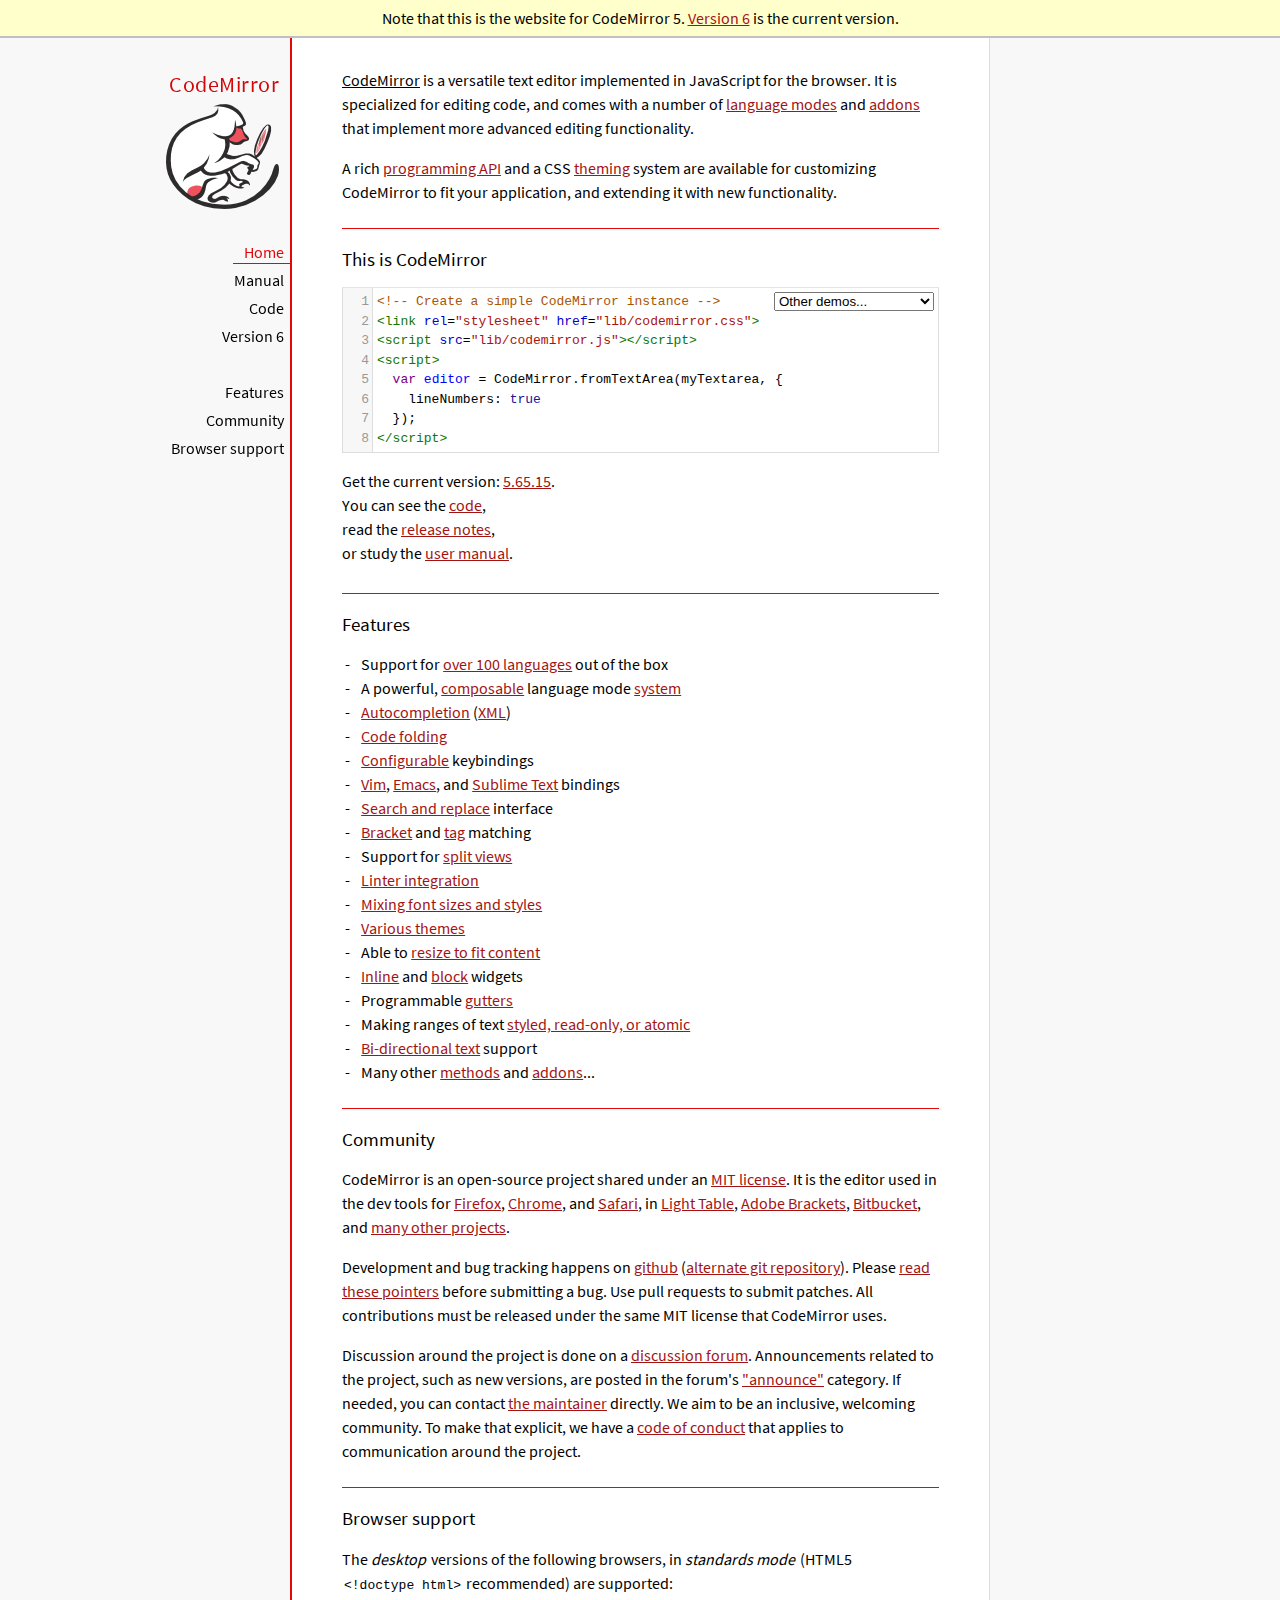
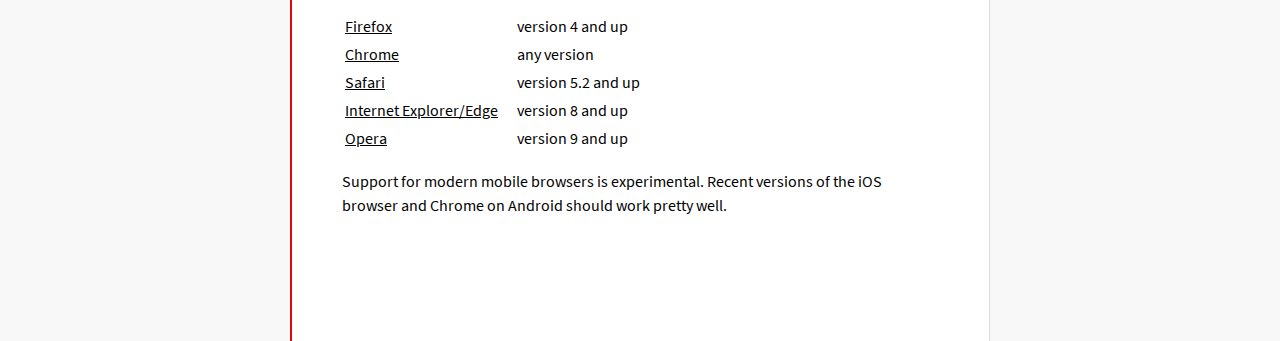
<file: assets/cm/index.html>
<!doctype html>

<title>CodeMirror 5</title>
<meta charset="utf-8"/>

<link rel=stylesheet href="lib/codemirror.css">
<link rel=stylesheet href="doc/docs.css">
<script src="lib/codemirror.js"></script>
<script src="mode/xml/xml.js"></script>
<script src="mode/javascript/javascript.js"></script>
<script src="mode/css/css.js"></script>
<script src="mode/htmlmixed/htmlmixed.js"></script>
<script src="addon/edit/matchbrackets.js"></script>

<script src="doc/activebookmark.js"></script>

<style>
  .CodeMirror { height: auto; border: 1px solid #ddd; }
  .CodeMirror-scroll { max-height: 200px; }
  .CodeMirror pre { padding-left: 7px; line-height: 1.25; }
  .banner { background: #ffc; padding: 6px; border-bottom: 2px solid silver; text-align: center }
</style>

<div class=banner>
  Note that this is the website for CodeMirror 5. <a href="https://codemirror.net/">Version 6</a> is the current version.
</div>

<div id=nav>
  <a href="https://codemirror.net/5"><h1>CodeMirror</h1><img id=logo src="doc/logo.png"></a>

  <ul>
    <li><a class=active data-default="true" href="#description">Home</a>
    <li><a href="doc/manual.html">Manual</a>
    <li><a href="https://github.com/codemirror/codemirror5">Code</a>
    <li><a href="https://codemirror.net/">Version 6</a>
  </ul>
  <ul>
    <li><a href="#features">Features</a>
    <li><a href="#community">Community</a>
    <li><a href="#browsersupport">Browser support</a>
  </ul>
</div>

<article>

<section id=description class=first>
  <p><strong>CodeMirror</strong> is a versatile text editor
  implemented in JavaScript for the browser. It is specialized for
  editing code, and comes with a number of <a href="mode/index.html">language modes</a> and <a href="doc/manual.html#addons">addons</a>
  that implement more advanced editing functionality.</p>

  <p>A rich <a href="doc/manual.html#api">programming API</a> and a
  CSS <a href="doc/manual.html#styling">theming</a> system are
  available for customizing CodeMirror to fit your application, and
  extending it with new functionality.</p>
</section>

<section id=demo>
  <h2>This is CodeMirror</h2>
  <form style="position: relative; margin-top: .5em;"><textarea id=demotext>
<!-- Create a simple CodeMirror instance -->
<link rel="stylesheet" href="lib/codemirror.css">
<script src="lib/codemirror.js"></script>
<script>
  var editor = CodeMirror.fromTextArea(myTextarea, {
    lineNumbers: true
  });
</script></textarea>
  <select id="demolist" onchange="document.location = this.options[this.selectedIndex].value;">
    <option value="#">Other demos...</option>
    <option value="demo/complete.html">Autocompletion</option>
    <option value="demo/folding.html">Code folding</option>
    <option value="demo/theme.html">Themes</option>
    <option value="mode/htmlmixed/index.html">Mixed language modes</option>
    <option value="demo/bidi.html">Bi-directional text</option>
    <option value="demo/variableheight.html">Variable font sizes</option>
    <option value="demo/search.html">Search interface</option>
    <option value="demo/vim.html">Vim bindings</option>
    <option value="demo/emacs.html">Emacs bindings</option>
    <option value="demo/sublime.html">Sublime Text bindings</option>
    <option value="demo/tern.html">Tern integration</option>
    <option value="demo/merge.html">Merge/diff interface</option>
    <option value="demo/fullscreen.html">Full-screen editor</option>
    <option value="demo/simplescrollbars.html">Custom scrollbars</option>
  </select></form>
  <script>
    var editor = CodeMirror.fromTextArea(document.getElementById("demotext"), {
      lineNumbers: true,
      mode: "text/html",
      matchBrackets: true
    });
  </script>

  <div class=actions>
    Get the current version: <a href="https://codemirror.net/5/codemirror.zip">5.65.15</a>.<br>
    You can see the <a href="https://github.com/codemirror/codemirror5" title="GitHub repository">code</a>,<br>
    read the <a href="doc/releases.html">release notes</a>,<br>
    or study the <a href="doc/manual.html">user manual</a>.
  </div>

</section>

<section id=features>
  <h2>Features</h2>
  <ul>
    <li>Support for <a href="mode/index.html">over 100 languages</a> out of the box
    <li>A powerful, <a href="mode/htmlmixed/index.html">composable</a> language mode <a href="doc/manual.html#modeapi">system</a>
    <li><a href="doc/manual.html#addon_show-hint">Autocompletion</a> (<a href="demo/xmlcomplete.html">XML</a>)
    <li><a href="doc/manual.html#addon_foldcode">Code folding</a>
    <li><a href="doc/manual.html#option_extraKeys">Configurable</a> keybindings
    <li><a href="demo/vim.html">Vim</a>, <a href="demo/emacs.html">Emacs</a>, and <a href="demo/sublime.html">Sublime Text</a> bindings
    <li><a href="doc/manual.html#addon_search">Search and replace</a> interface
    <li><a href="doc/manual.html#addon_matchbrackets">Bracket</a> and <a href="doc/manual.html#addon_matchtags">tag</a> matching
    <li>Support for <a href="demo/buffers.html">split views</a>
    <li><a href="doc/manual.html#addon_lint">Linter integration</a>
    <li><a href="demo/variableheight.html">Mixing font sizes and styles</a>
    <li><a href="demo/theme.html">Various themes</a>
    <li>Able to <a href="demo/resize.html">resize to fit content</a>
    <li><a href="doc/manual.html#mark_replacedWith">Inline</a> and <a href="doc/manual.html#addLineWidget">block</a> widgets
    <li>Programmable <a href="demo/marker.html">gutters</a>
    <li>Making ranges of text <a href="doc/manual.html#markText">styled, read-only, or atomic</a>
    <li><a href="demo/bidi.html">Bi-directional text</a> support
    <li>Many other <a href="doc/manual.html#api">methods</a> and <a href="doc/manual.html#addons">addons</a>...
  </ul>
</section>

<section id=community>
  <h2>Community</h2>

  <p>CodeMirror is an open-source project shared under
  an <a href="LICENSE">MIT license</a>. It is the editor used in the
  dev tools for
  <a href="https://hacks.mozilla.org/2013/11/firefox-developer-tools-episode-27-edit-as-html-codemirror-more/">Firefox</a>,
  <a href="https://developers.google.com/chrome-developer-tools/">Chrome</a>,
  and <a href="https://developer.apple.com/safari/tools/">Safari</a>, in <a href="http://www.lighttable.com/">Light
  Table</a>, <a href="http://brackets.io/">Adobe
  Brackets</a>, <a href="http://blog.bitbucket.org/2013/05/14/edit-your-code-in-the-cloud-with-bitbucket/">Bitbucket</a>,
  and <a href="doc/realworld.html">many other projects</a>.</p>

  <p>Development and bug tracking happens
  on <a href="https://github.com/codemirror/CodeMirror/">github</a>
  (<a href="http://marijnhaverbeke.nl/git/codemirror">alternate git
  repository</a>).
  Please <a href="https://codemirror.net/5/doc/reporting.html">read these
  pointers</a> before submitting a bug. Use pull requests to submit
  patches. All contributions must be released under the same MIT
  license that CodeMirror uses.</p>

  <p>Discussion around the project is done on
  a <a href="https://discuss.codemirror.net">discussion forum</a>.
  Announcements related to the project, such as new versions, are
  posted in the
  forum's <a href="https://discuss.codemirror.net/c/announce">"announce"</a>
  category. If needed, you can
  contact <a href="mailto:marijn@haverbeke.berlin">the maintainer</a>
  directly. We aim to be an inclusive, welcoming community. To make
  that explicit, we have
  a <a href="http://contributor-covenant.org/version/1/1/0/">code of
  conduct</a> that applies to communication around the project.</p>
</section>

<section id=browsersupport>
  <h2>Browser support</h2>
  <p>The <em>desktop</em> versions of the following browsers,
  in <em>standards mode</em> (HTML5 <code>&lt;!doctype html></code>
  recommended) are supported:</p>
  <table style="margin-bottom: 1em">
    <tr><th>Firefox</th><td>version 4 and up</td></tr>
    <tr><th>Chrome</th><td>any version</td></tr>
    <tr><th>Safari</th><td>version 5.2 and up</td></tr>
    <tr><th style="padding-right: 1em;">Internet Explorer/Edge</th><td>version 8 and up</td></tr>
    <tr><th>Opera</th><td>version 9 and up</td></tr>
  </table>
  <p>Support for modern mobile browsers is experimental. Recent
  versions of the iOS browser and Chrome on Android should work
  pretty well.</p>
</section>

</article>
</file>
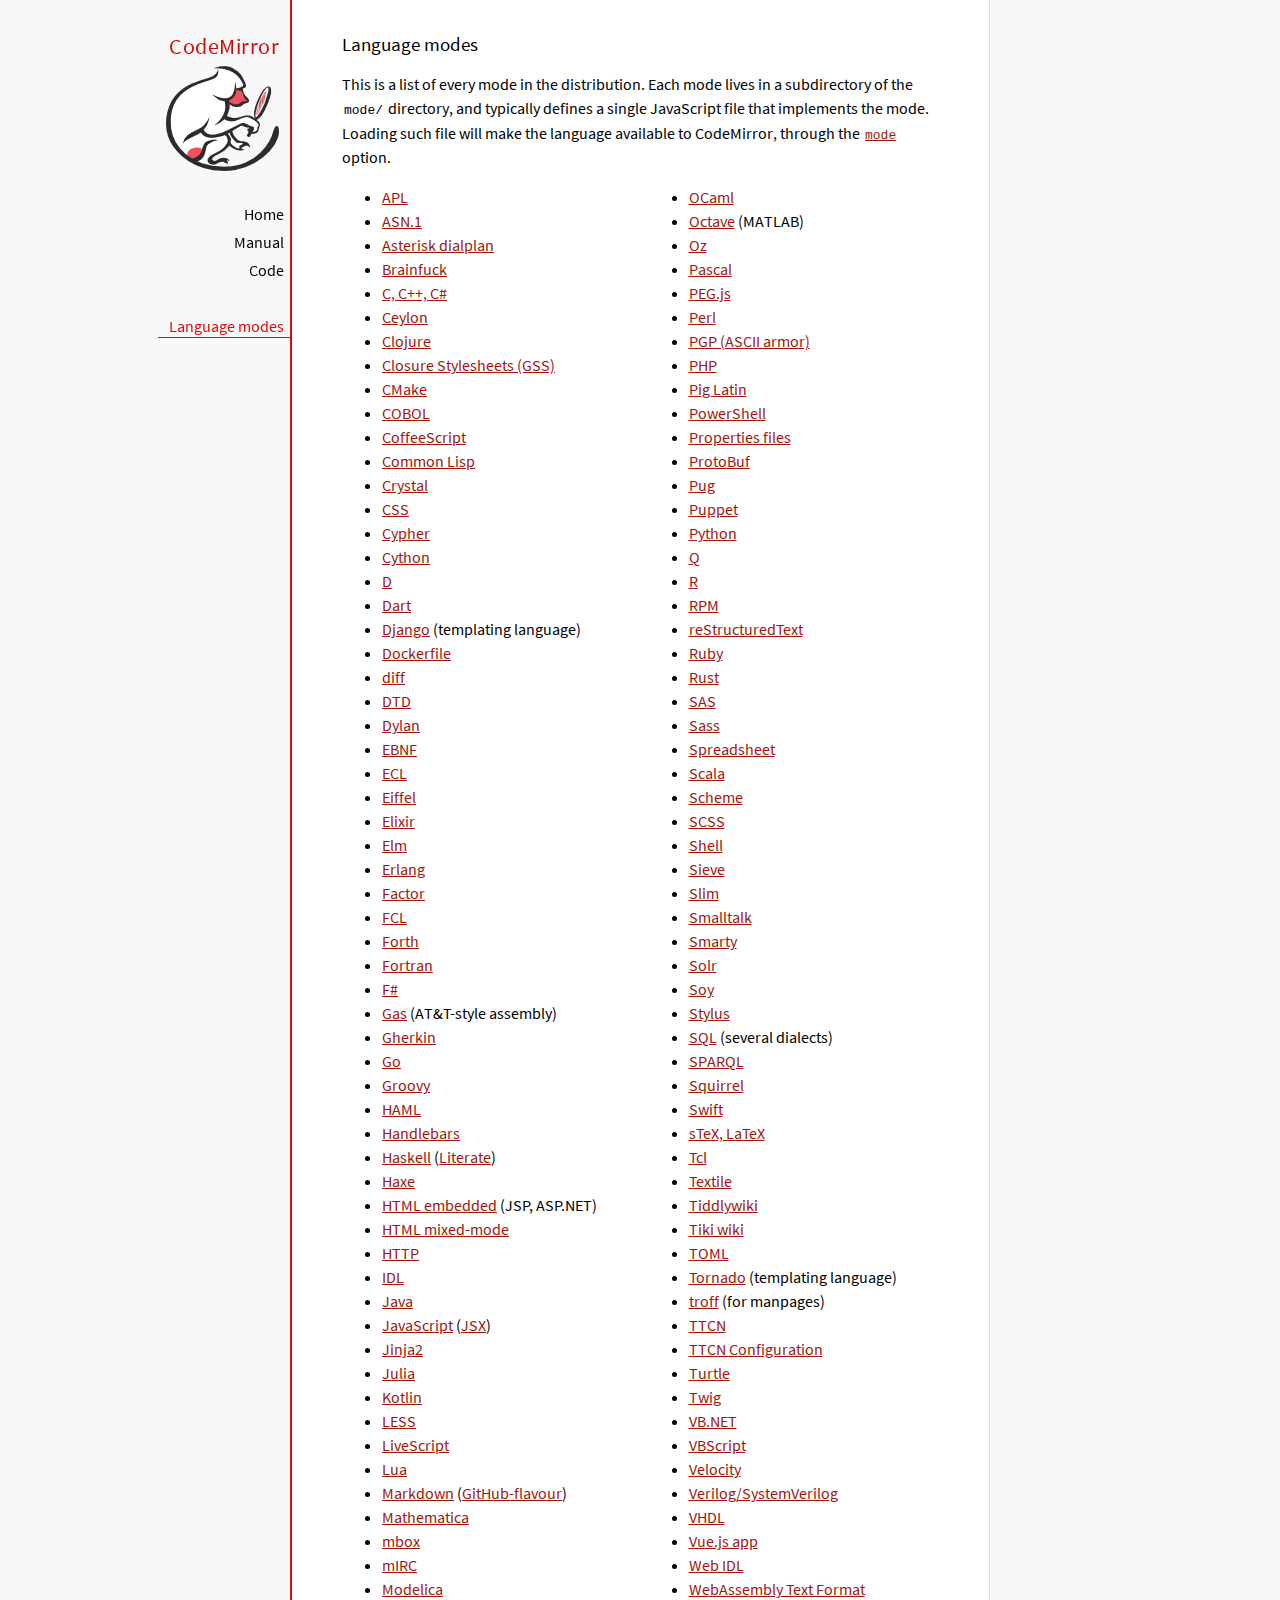
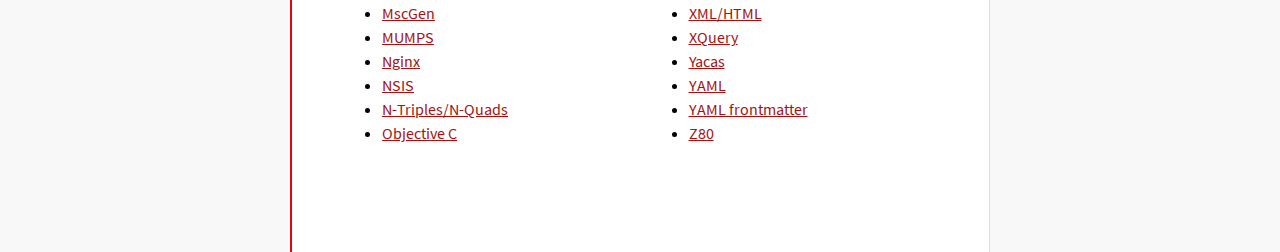
<file: assets/cm/mode/index.html>
<!doctype html>

<title>CodeMirror: Language Modes</title>
<meta charset="utf-8"/>
<link rel=stylesheet href="../doc/docs.css">

<div id=nav>
  <a href="https://codemirror.net/5"><h1>CodeMirror</h1><img id=logo src="../doc/logo.png"></a>

  <ul>
    <li><a href="../index.html">Home</a>
    <li><a href="../doc/manual.html">Manual</a>
    <li><a href="https://github.com/codemirror/codemirror5">Code</a>
  </ul>
  <ul>
    <li><a class=active href="#">Language modes</a>
  </ul>
</div>

<article>

  <h2>Language modes</h2>

  <p>This is a list of every mode in the distribution. Each mode lives
in a subdirectory of the <code>mode/</code> directory, and typically
defines a single JavaScript file that implements the mode. Loading
such file will make the language available to CodeMirror, through
the <a href="../doc/manual.html#option_mode"><code>mode</code></a>
option.</p>

  <div style="-webkit-columns: 100px 2; -moz-columns: 100px 2; columns: 100px 2;">
    <ul style="margin-top: 0">
      <li><a href="apl/index.html">APL</a></li>
      <li><a href="asn.1/index.html">ASN.1</a></li>
      <li><a href="asterisk/index.html">Asterisk dialplan</a></li>
      <li><a href="brainfuck/index.html">Brainfuck</a></li>
      <li><a href="clike/index.html">C, C++, C#</a></li>
      <li><a href="clike/index.html">Ceylon</a></li>
      <li><a href="clojure/index.html">Clojure</a></li>
      <li><a href="css/gss.html">Closure Stylesheets (GSS)</a></li>
      <li><a href="cmake/index.html">CMake</a></li>
      <li><a href="cobol/index.html">COBOL</a></li>
      <li><a href="coffeescript/index.html">CoffeeScript</a></li>
      <li><a href="commonlisp/index.html">Common Lisp</a></li>
      <li><a href="crystal/index.html">Crystal</a></li>
      <li><a href="css/index.html">CSS</a></li>
      <li><a href="cypher/index.html">Cypher</a></li>
      <li><a href="python/index.html">Cython</a></li>
      <li><a href="d/index.html">D</a></li>
      <li><a href="dart/index.html">Dart</a></li>
      <li><a href="django/index.html">Django</a> (templating language)</li>
      <li><a href="dockerfile/index.html">Dockerfile</a></li>
      <li><a href="diff/index.html">diff</a></li>
      <li><a href="dtd/index.html">DTD</a></li>
      <li><a href="dylan/index.html">Dylan</a></li>
      <li><a href="ebnf/index.html">EBNF</a></li>
      <li><a href="ecl/index.html">ECL</a></li>
      <li><a href="eiffel/index.html">Eiffel</a></li>
      <li><a href="https://github.com/optick/codemirror-mode-elixir">Elixir</a></li>
      <li><a href="elm/index.html">Elm</a></li>
      <li><a href="erlang/index.html">Erlang</a></li>
      <li><a href="factor/index.html">Factor</a></li>
      <li><a href="fcl/index.html">FCL</a></li>
      <li><a href="forth/index.html">Forth</a></li>
      <li><a href="fortran/index.html">Fortran</a></li>
      <li><a href="mllike/index.html">F#</a></li>
      <li><a href="gas/index.html">Gas</a> (AT&amp;T-style assembly)</li>
      <li><a href="gherkin/index.html">Gherkin</a></li>
      <li><a href="go/index.html">Go</a></li>
      <li><a href="groovy/index.html">Groovy</a></li>
      <li><a href="haml/index.html">HAML</a></li>
      <li><a href="handlebars/index.html">Handlebars</a></li>
      <li><a href="haskell/index.html">Haskell</a> (<a href="haskell-literate/index.html">Literate</a>)</li>
      <li><a href="haxe/index.html">Haxe</a></li>
      <li><a href="htmlembedded/index.html">HTML embedded</a> (JSP, ASP.NET)</li>
      <li><a href="htmlmixed/index.html">HTML mixed-mode</a></li>
      <li><a href="http/index.html">HTTP</a></li>
      <li><a href="idl/index.html">IDL</a></li>
      <li><a href="clike/index.html">Java</a></li>
      <li><a href="javascript/index.html">JavaScript</a> (<a href="jsx/index.html">JSX</a>)</li>
      <li><a href="jinja2/index.html">Jinja2</a></li>
      <li><a href="julia/index.html">Julia</a></li>
      <li><a href="clike/index.html">Kotlin</a></li>
      <li><a href="css/less.html">LESS</a></li>
      <li><a href="livescript/index.html">LiveScript</a></li>
      <li><a href="lua/index.html">Lua</a></li>
      <li><a href="markdown/index.html">Markdown</a> (<a href="gfm/index.html">GitHub-flavour</a>)</li>
      <li><a href="mathematica/index.html">Mathematica</a></li>
      <li><a href="mbox/index.html">mbox</a></li>
      <li><a href="mirc/index.html">mIRC</a></li>
      <li><a href="modelica/index.html">Modelica</a></li>
      <li><a href="mscgen/index.html">MscGen</a></li>
      <li><a href="mumps/index.html">MUMPS</a></li>
      <li><a href="nginx/index.html">Nginx</a></li>
      <li><a href="nsis/index.html">NSIS</a></li>
      <li><a href="ntriples/index.html">N-Triples/N-Quads</a></li>
      <li><a href="clike/index.html">Objective C</a></li>
      <li><a href="mllike/index.html">OCaml</a></li>
      <li><a href="octave/index.html">Octave</a> (MATLAB)</li>
      <li><a href="oz/index.html">Oz</a></li>
      <li><a href="pascal/index.html">Pascal</a></li>
      <li><a href="pegjs/index.html">PEG.js</a></li>
      <li><a href="perl/index.html">Perl</a></li>
      <li><a href="asciiarmor/index.html">PGP (ASCII armor)</a></li>
      <li><a href="php/index.html">PHP</a></li>
      <li><a href="pig/index.html">Pig Latin</a></li>
      <li><a href="powershell/index.html">PowerShell</a></li>
      <li><a href="properties/index.html">Properties files</a></li>
      <li><a href="protobuf/index.html">ProtoBuf</a></li>
      <li><a href="pug/index.html">Pug</a></li>
      <li><a href="puppet/index.html">Puppet</a></li>
      <li><a href="python/index.html">Python</a></li>
      <li><a href="q/index.html">Q</a></li>
      <li><a href="r/index.html">R</a></li>
      <li><a href="rpm/index.html">RPM</a></li>
      <li><a href="rst/index.html">reStructuredText</a></li>
      <li><a href="ruby/index.html">Ruby</a></li>
      <li><a href="rust/index.html">Rust</a></li>
      <li><a href="sas/index.html">SAS</a></li>
      <li><a href="sass/index.html">Sass</a></li>
      <li><a href="spreadsheet/index.html">Spreadsheet</a></li>
      <li><a href="clike/scala.html">Scala</a></li>
      <li><a href="scheme/index.html">Scheme</a></li>
      <li><a href="css/scss.html">SCSS</a></li>
      <li><a href="shell/index.html">Shell</a></li>
      <li><a href="sieve/index.html">Sieve</a></li>
      <li><a href="slim/index.html">Slim</a></li>
      <li><a href="smalltalk/index.html">Smalltalk</a></li>
      <li><a href="smarty/index.html">Smarty</a></li>
      <li><a href="solr/index.html">Solr</a></li>
      <li><a href="soy/index.html">Soy</a></li>
      <li><a href="stylus/index.html">Stylus</a></li>
      <li><a href="sql/index.html">SQL</a> (several dialects)</li>
      <li><a href="sparql/index.html">SPARQL</a></li>
      <li><a href="clike/index.html">Squirrel</a></li>
      <li><a href="swift/index.html">Swift</a></li>
      <li><a href="stex/index.html">sTeX, LaTeX</a></li>
      <li><a href="tcl/index.html">Tcl</a></li>
      <li><a href="textile/index.html">Textile</a></li>
      <li><a href="tiddlywiki/index.html">Tiddlywiki</a></li>
      <li><a href="tiki/index.html">Tiki wiki</a></li>
      <li><a href="toml/index.html">TOML</a></li>
      <li><a href="tornado/index.html">Tornado</a> (templating language)</li>
      <li><a href="troff/index.html">troff</a> (for manpages)</li>
      <li><a href="ttcn/index.html">TTCN</a></li>
      <li><a href="ttcn-cfg/index.html">TTCN Configuration</a></li>
      <li><a href="turtle/index.html">Turtle</a></li>
      <li><a href="twig/index.html">Twig</a></li>
      <li><a href="vb/index.html">VB.NET</a></li>
      <li><a href="vbscript/index.html">VBScript</a></li>
      <li><a href="velocity/index.html">Velocity</a></li>
      <li><a href="verilog/index.html">Verilog/SystemVerilog</a></li>
      <li><a href="vhdl/index.html">VHDL</a></li>
      <li><a href="vue/index.html">Vue.js app</a></li>
      <li><a href="webidl/index.html">Web IDL</a></li>
      <li><a href="wast/index.html">WebAssembly Text Format</a></li>
      <li><a href="xml/index.html">XML/HTML</a></li>
      <li><a href="xquery/index.html">XQuery</a></li>
      <li><a href="yacas/index.html">Yacas</a></li>
      <li><a href="yaml/index.html">YAML</a></li>
      <li><a href="yaml-frontmatter/index.html">YAML frontmatter</a></li>
      <li><a href="z80/index.html">Z80</a></li>
    </ul>
  </div>

</article>
</file>
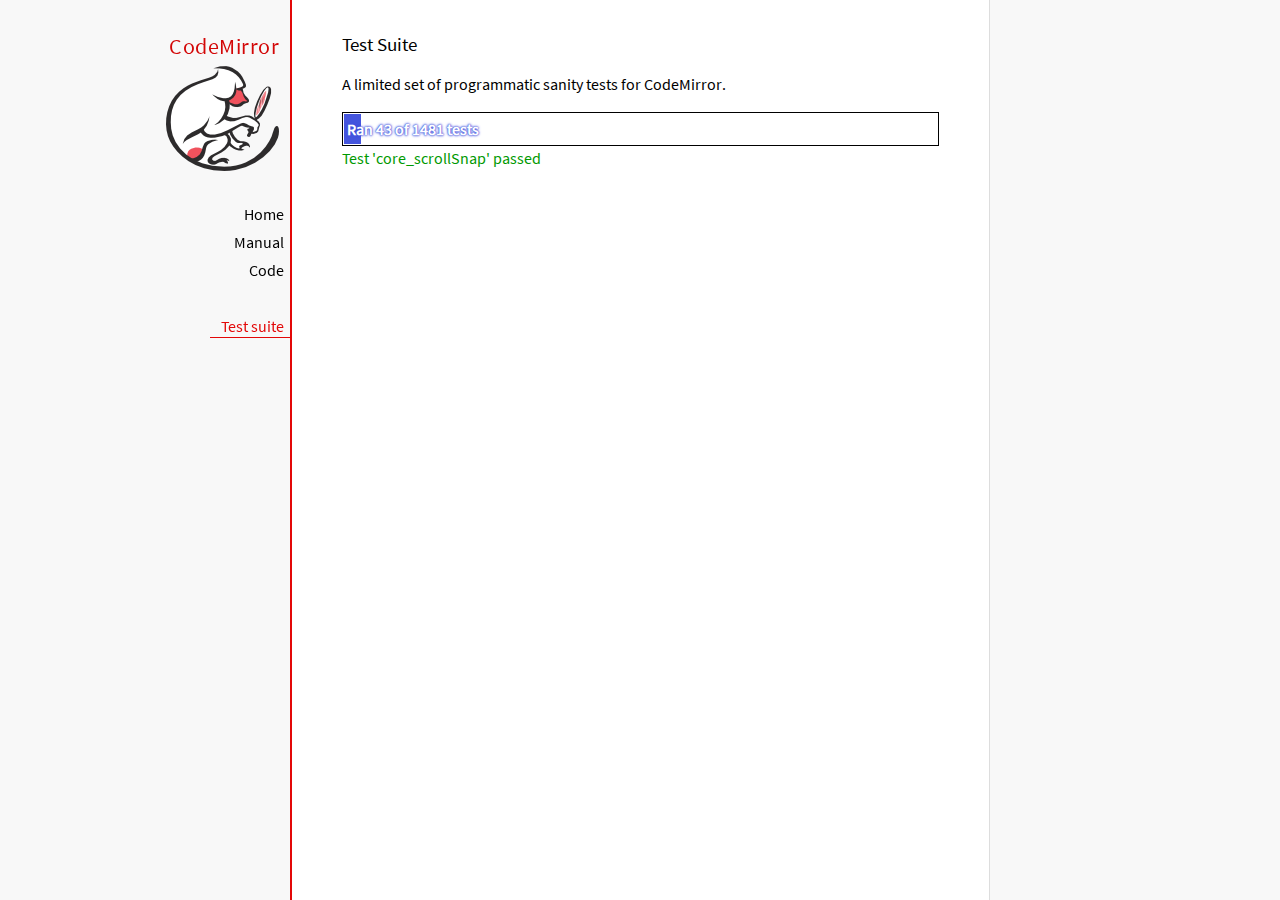
<file: assets/cm/test/index.html>
<!doctype html>

<meta charset="utf-8"/>
<title>CodeMirror: Test Suite</title>
<link rel=stylesheet href="../doc/docs.css">

<link rel="stylesheet" href="../lib/codemirror.css">
<link rel="stylesheet" href="mode_test.css">
<script>
  var errored = []
  window.onerror = function(e) { errored.push(e) }
</script>
<script src="../doc/activebookmark.js"></script>
<script src="../lib/codemirror.js"></script>
<script src="../mode/meta.js"></script>
<script src="../addon/mode/overlay.js"></script>
<script src="../addon/mode/multiplex.js"></script>
<script src="../addon/search/searchcursor.js"></script>
<script src="../addon/dialog/dialog.js"></script>
<script src="../addon/edit/matchbrackets.js"></script>
<script src="../addon/hint/sql-hint.js"></script>
<script src="../addon/hint/xml-hint.js"></script>
<script src="../addon/hint/html-hint.js"></script>
<script src="../addon/comment/comment.js"></script>
<script src="../addon/mode/simple.js"></script>
<script src="../mode/css/css.js"></script>
<script src="../mode/clike/clike.js"></script>
<!-- clike must be after css or vim and sublime tests will fail -->
<script src="../mode/clojure/clojure.js"></script>
<script src="../mode/cypher/cypher.js"></script>
<script src="../mode/d/d.js"></script>
<script src="../mode/dockerfile/dockerfile.js"></script>
<script src="../mode/gfm/gfm.js"></script>
<script src="../mode/haml/haml.js"></script>
<script src="../mode/htmlmixed/htmlmixed.js"></script>
<script src="../mode/javascript/javascript.js"></script>
<script src="../mode/jsx/jsx.js"></script>
<script src="../mode/markdown/markdown.js"></script>
<script src="../mode/php/php.js"></script>
<script src="../mode/python/python.js"></script>
<script src="../mode/powershell/powershell.js"></script>
<script src="../mode/ruby/ruby.js"></script>
<script src="../mode/sass/sass.js"></script>
<script src="../mode/shell/shell.js"></script>
<script src="../mode/slim/slim.js"></script>
<script src="../mode/soy/soy.js"></script>
<script src="../mode/sql/sql.js"></script>
<script src="../mode/stex/stex.js"></script>
<script src="../mode/swift/swift.js"></script>
<script src="../mode/textile/textile.js"></script>
<script src="../mode/verilog/verilog.js"></script>
<script src="../mode/xml/xml.js"></script>
<script src="../mode/xquery/xquery.js"></script>
<script src="../keymap/emacs.js"></script>
<script src="../keymap/sublime.js"></script>
<script src="../keymap/vim.js"></script>
<script src="../mode/rust/rust.js"></script>
<script src="../mode/mscgen/mscgen.js"></script>
<script src="../mode/dylan/dylan.js"></script>
<script src="../mode/wast/wast.js"></script>

<style>
  .ok { color: #090; }
  .fail { color: #e00; }
  .error { color: #c90; }
  .done { font-weight: bold; }
  #progress {
  background: #45d;
  color: white;
  text-shadow: 0 0 1px #45d, 0 0 2px #45d, 0 0 3px #45d;
  font-weight: bold;
  white-space: pre;
  }
  #testground {
  visibility: hidden;
  }
  #testground.offscreen {
  visibility: visible;
  position: absolute;
  left: -10000px;
  top: -10000px;
  }
  .CodeMirror { border: 1px solid black; }
</style>

<div id=nav>
  <a href="https://codemirror.net/5"><h1>CodeMirror</h1><img id=logo src="../doc/logo.png"></a>

  <ul>
    <li><a href="../index.html">Home</a>
    <li><a href="../doc/manual.html">Manual</a>
    <li><a href="https://github.com/codemirror/codemirror5">Code</a>
  </ul>
  <ul>
    <li><a class=active href="#">Test suite</a>
  </ul>
</div>

<article>
  <h2>Test Suite</h2>

    <p>A limited set of programmatic sanity tests for CodeMirror.</p>

    <div style="border: 1px solid black; padding: 1px; max-width: 700px;">
      <div style="width: 0px;" id=progress><div style="padding: 3px;">Ran <span id="progress_ran">0</span><span id="progress_total"> of 0</span> tests</div></div>
    </div>
    <p id=status>Please enable JavaScript...</p>
    <div id=output></div>

    <div id=testground></div>

    <script src="driver.js"></script>
    <script src="test.js"></script>
    <script src="doc_test.js"></script>
    <script src="multi_test.js"></script>
    <script src="contenteditable_test.js"></script>
    <script src="scroll_test.js"></script>
    <script src="comment_test.js"></script>
    <script src="search_test.js"></script>
    <script src="mode_test.js"></script>

    <script src="../mode/clike/test.js"></script>
    <script src="../mode/clojure/test.js"></script>
    <script src="../mode/css/test.js"></script>
    <script src="../mode/css/gss_test.js"></script>
    <script src="../mode/css/scss_test.js"></script>
    <script src="../mode/css/less_test.js"></script>
    <script src="../mode/cypher/test.js"></script>
    <script src="../mode/d/test.js"></script>
    <script src="../mode/dockerfile/test.js"></script>
    <script src="../mode/gfm/test.js"></script>
    <script src="../mode/haml/test.js"></script>
    <script src="../mode/javascript/test.js"></script>
    <script src="../mode/jsx/test.js"></script>
    <script src="../mode/markdown/test.js"></script>
    <script src="../mode/php/test.js"></script>
    <script src="../mode/powershell/test.js"></script>
    <script src="../mode/ruby/test.js"></script>
    <script src="../mode/sass/test.js"></script>
    <script src="../mode/shell/test.js"></script>
    <script src="../mode/slim/test.js"></script>
    <script src="../mode/soy/test.js"></script>
    <script src="../mode/stex/test.js"></script>
    <script src="../mode/swift/test.js"></script>
    <script src="../mode/textile/test.js"></script>
    <script src="../mode/verilog/test.js"></script>
    <script src="../mode/xml/test.js"></script>
    <script src="../mode/xquery/test.js"></script>
    <script src="../mode/python/test.js"></script>
    <script src="../mode/rust/test.js"></script>
    <script src="../mode/wast/test.js"></script>
    <script src="../mode/mscgen/mscgen_test.js"></script>
    <script src="../mode/mscgen/xu_test.js"></script>
    <script src="../mode/mscgen/msgenny_test.js"></script>
    <script src="../mode/dylan/test.js"></script>
    <script src="../addon/mode/multiplex_test.js"></script>
    <script src="../addon/fold/foldcode.js"></script>
    <script src="../addon/fold/brace-fold.js"></script>
    <script src="../addon/fold/xml-fold.js"></script>
    <script src="../addon/scroll/annotatescrollbar.js"></script>

    <script src="emacs_test.js"></script>
    <script src="sql-hint-test.js"></script>
    <script src="sublime_test.js"></script>
    <script src="html-hint-test.js"></script>
    <script src="annotatescrollbar.js"></script>
    <script>
      window.onload = runHarness;
      CodeMirror.on(window, 'hashchange', runHarness);

      function esc(str) {
        return str.replace(/[<&]/, function(ch) { return ch == "<" ? "&lt;" : "&amp;"; });
      }

      var output = document.getElementById("output"),
          progress = document.getElementById("progress"),
          progressRan = document.getElementById("progress_ran").childNodes[0],
          progressTotal = document.getElementById("progress_total").childNodes[0];
      var count = 0,
          failed = 0,
          skipped = 0,
          bad = "",
          running = false, // Flag that states tests are running
          quit = false, // Flag to quit tests ASAP
          verbose = false, // Adds message for *every* test to output
          done = false

      function runHarness(){
        if (running) {
          quit = true;
          setStatus("Restarting tests...", '', true);
          setTimeout(function(){ runHarness(); }, 500);
          return;
        }
        filters = [];
        verbose = false;
        if (window.location.hash.substr(1)){
          var strings = window.location.hash.substr(1).split(",");
          while (strings.length) {
            var s = strings.shift();
            if (s === "verbose")
              verbose = true;
            else
              filters.push(parseTestFilter(decodeURIComponent(s)));
          }
        }
        quit = false;
        running = true;
        setStatus("Loading tests...");
        count = 0;
        failed = 0;
        done = false;
        skipped = 0;
        bad = "";
        totalTests = countTests();
        progressTotal.nodeValue = " of " + totalTests;
        progressRan.nodeValue = count;
        output.innerHTML = '';
        document.getElementById("testground").innerHTML = "<form>" +
          "<textarea id=\"code\" name=\"code\"></textarea>" +
          "<input type=submit value=ok name=submit>" +
          "</form>";
        runTests(displayTest);
      }

      function setStatus(message, className, force){
        if (quit && !force) return;
        if (!message) throw("must provide message");
        var status = document.getElementById("status").childNodes[0];
        status.nodeValue = message;
        status.parentNode.className = className;
      }
      function addOutput(name, className, code){
        var newOutput = document.createElement("dl");
        var newTitle = document.createElement("dt");
        newTitle.className = className;
        newTitle.appendChild(document.createTextNode(name));
        newOutput.appendChild(newTitle);
        var newMessage = document.createElement("dd");
        newMessage.innerHTML = code;
        newOutput.appendChild(newTitle);
        newOutput.appendChild(newMessage);
        output.appendChild(newOutput);
      }
      function displayTest(type, name, customMessage) {
        var message = "???";
        if (type != "done" && type != "skipped") ++count;
        progress.style.width = (count * (progress.parentNode.clientWidth - 2) / (totalTests || 1)) + "px";
        progressRan.nodeValue = count;
        if (type == "ok") {
          message = "Test '" + name + "' passed";
          if (!verbose) customMessage = false;
        } else if (type == "skipped") {
          message = "Test '" + name + "' skipped";
          ++skipped;
          if (!verbose) customMessage = false;
        } else if (type == "expected") {
          message = "Test '" + name + "' failed as expected";
          if (!verbose) customMessage = false;
        } else if (type == "error" || type == "fail") {
          ++failed;
          message = "Test '" + name + "' failed";
        } else if (type == "done") {
          if (failed) {
            type += " fail";
            message = failed + " failure" + (failed > 1 ? "s" : "");
          } else if (count < totalTests) {
            failed = totalTests - count;
            type += " fail";
            message = failed + " failure" + (failed > 1 ? "s" : "");
          } else {
            type += " ok";
            message = "All passed"
            if (skipped) {
              message += " (" + skipped + " skipped)";
            }
          }
          done = true
          progressTotal.nodeValue = '';
          customMessage = true; // Hack to avoid adding to output
        }
        if (verbose && !customMessage)  customMessage = message;
        setStatus(message, type);
        if (customMessage && customMessage.length > 0) {
          addOutput(name, type, customMessage);
        }
      }
    </script>

</article>
</file>
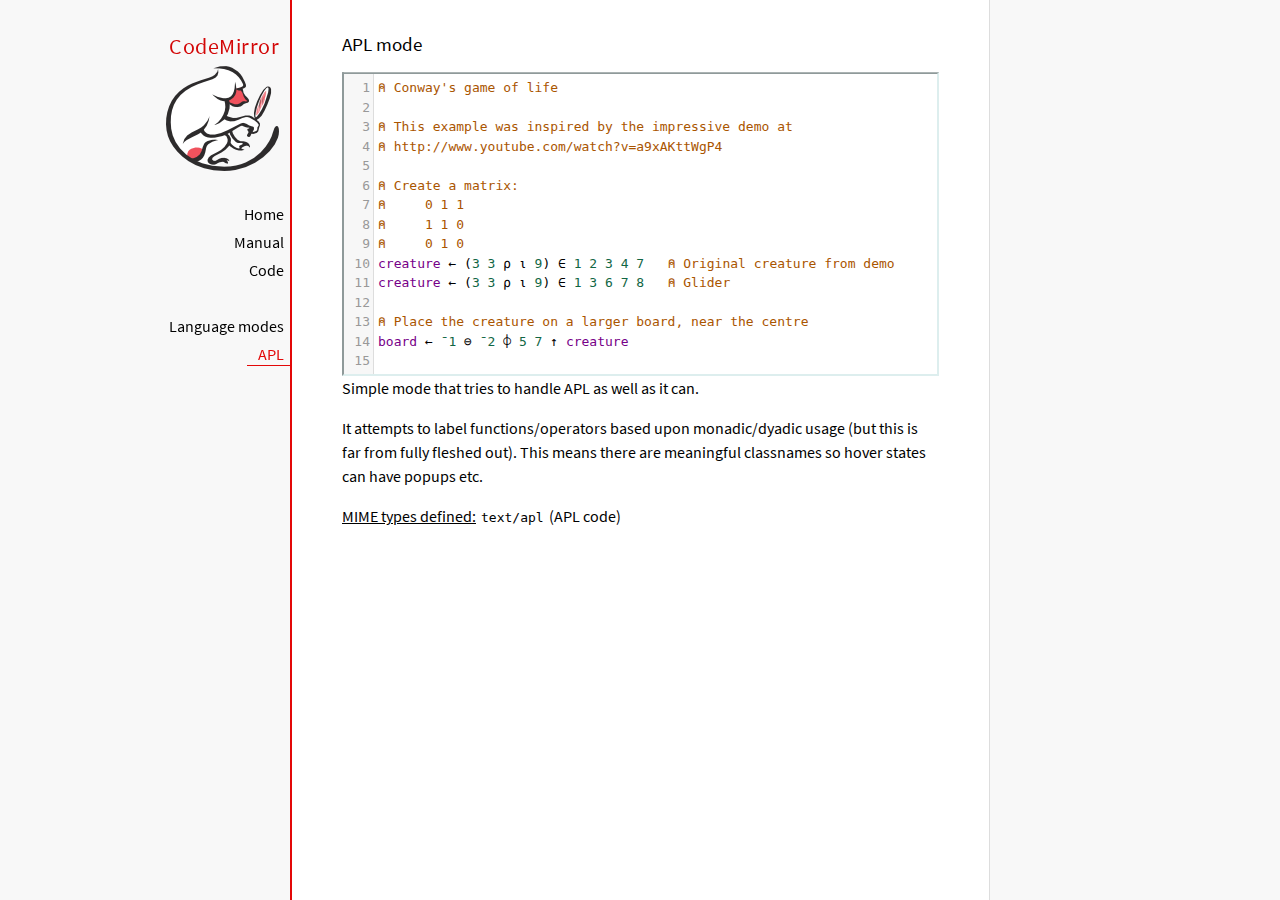
<file: assets/cm/mode/apl/index.html>
<!doctype html>

<title>CodeMirror: APL mode</title>
<meta charset="utf-8"/>
<link rel=stylesheet href="../../doc/docs.css">

<link rel="stylesheet" href="../../lib/codemirror.css">
<script src="../../lib/codemirror.js"></script>
<script src="../../addon/edit/matchbrackets.js"></script>
<script src="./apl.js"></script>
<style>
	.CodeMirror { border: 2px inset #dee; }
    </style>
<div id=nav>
  <a href="https://codemirror.net/5"><h1>CodeMirror</h1><img id=logo src="../../doc/logo.png" alt=""></a>

  <ul>
    <li><a href="../../index.html">Home</a>
    <li><a href="../../doc/manual.html">Manual</a>
    <li><a href="https://github.com/codemirror/codemirror5">Code</a>
  </ul>
  <ul>
    <li><a href="../index.html">Language modes</a>
    <li><a class=active href="#">APL</a>
  </ul>
</div>

<article>
<h2>APL mode</h2>
<form><textarea id="code" name="code">
⍝ Conway's game of life

⍝ This example was inspired by the impressive demo at
⍝ http://www.youtube.com/watch?v=a9xAKttWgP4

⍝ Create a matrix:
⍝     0 1 1
⍝     1 1 0
⍝     0 1 0
creature ← (3 3 ⍴ ⍳ 9) ∈ 1 2 3 4 7   ⍝ Original creature from demo
creature ← (3 3 ⍴ ⍳ 9) ∈ 1 3 6 7 8   ⍝ Glider

⍝ Place the creature on a larger board, near the centre
board ← ¯1 ⊖ ¯2 ⌽ 5 7 ↑ creature

⍝ A function to move from one generation to the next
life ← {∨/ 1 ⍵ ∧ 3 4 = ⊂+/ +⌿ 1 0 ¯1 ∘.⊖ 1 0 ¯1 ⌽¨ ⊂⍵}

⍝ Compute n-th generation and format it as a
⍝ character matrix
gen ← {' #'[(life ⍣ ⍵) board]}

⍝ Show first three generations
(gen 1) (gen 2) (gen 3)
</textarea></form>

    <script>
      var editor = CodeMirror.fromTextArea(document.getElementById("code"), {
        lineNumbers: true,
        matchBrackets: true,
        mode: "text/apl"
      });
    </script>

    <p>Simple mode that tries to handle APL as well as it can.</p>
    <p>It attempts to label functions/operators based upon
    monadic/dyadic usage (but this is far from fully fleshed out).
    This means there are meaningful classnames so hover states can
    have popups etc.</p>

    <p><strong>MIME types defined:</strong> <code>text/apl</code> (APL code)</p>
  </article>
</file>
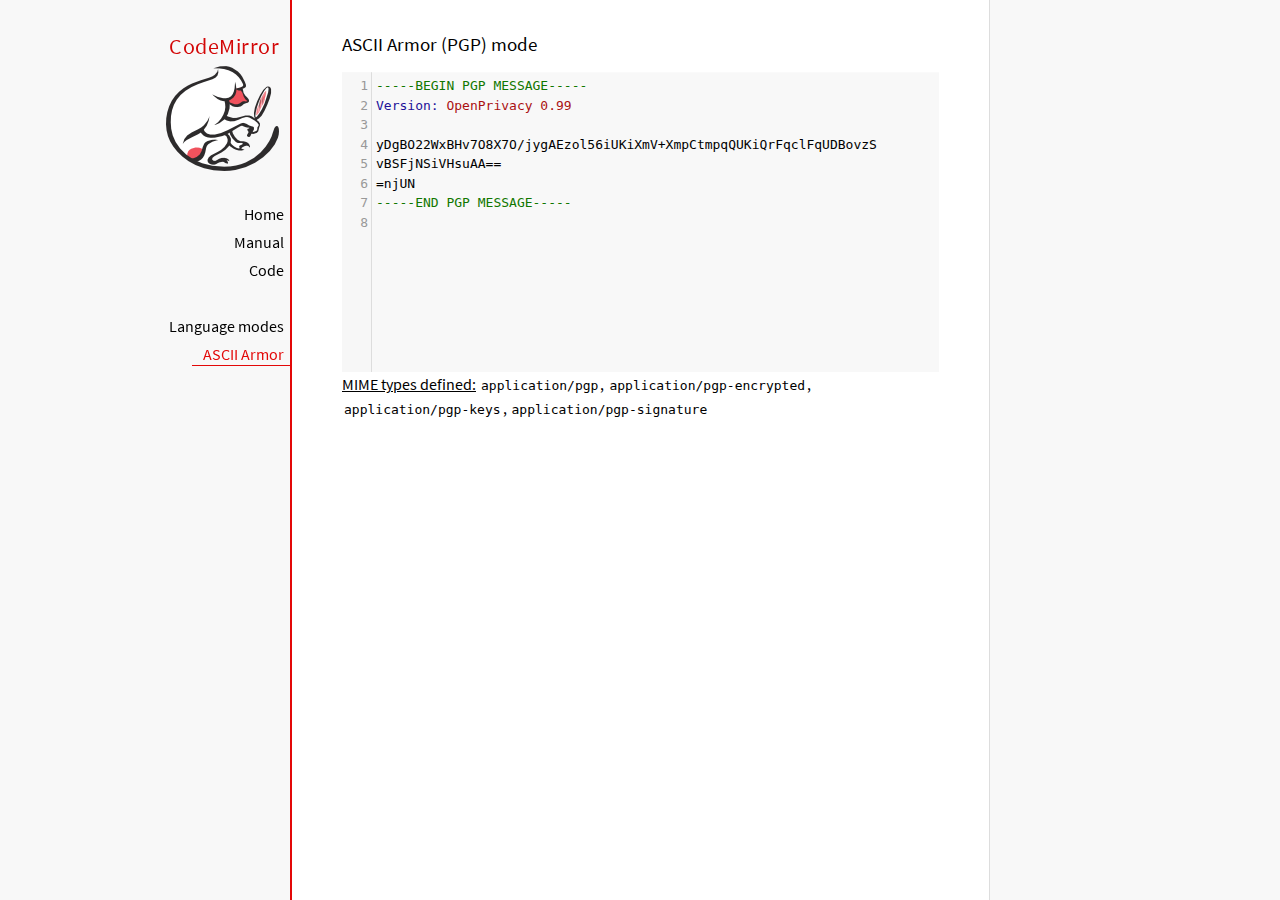
<file: assets/cm/mode/asciiarmor/index.html>
<!doctype html>

<title>CodeMirror: ASCII Armor (PGP) mode</title>
<meta charset="utf-8"/>
<link rel=stylesheet href="../../doc/docs.css">

<link rel="stylesheet" href="../../lib/codemirror.css">
<script src="../../lib/codemirror.js"></script>
<script src="asciiarmor.js"></script>
<style>.CodeMirror {background: #f8f8f8;}</style>
<div id=nav>
  <a href="https://codemirror.net/5"><h1>CodeMirror</h1><img id=logo src="../../doc/logo.png" alt=""></a>

  <ul>
    <li><a href="../../index.html">Home</a>
    <li><a href="../../doc/manual.html">Manual</a>
    <li><a href="https://github.com/codemirror/codemirror5">Code</a>
  </ul>
  <ul>
    <li><a href="../index.html">Language modes</a>
    <li><a class=active href="#">ASCII Armor</a>
  </ul>
</div>

<article>
<h2>ASCII Armor (PGP) mode</h2>
<form><textarea id="code" name="code">
-----BEGIN PGP MESSAGE-----
Version: OpenPrivacy 0.99

yDgBO22WxBHv7O8X7O/jygAEzol56iUKiXmV+XmpCtmpqQUKiQrFqclFqUDBovzS
vBSFjNSiVHsuAA==
=njUN
-----END PGP MESSAGE-----
</textarea></form>

<script>
var editor = CodeMirror.fromTextArea(document.getElementById("code"), {
  lineNumbers: true
});
</script>

<p><strong>MIME types
defined:</strong> <code>application/pgp</code>, <code>application/pgp-encrypted</code>, <code>application/pgp-keys</code>, <code>application/pgp-signature</code></p>

</article>
</file>
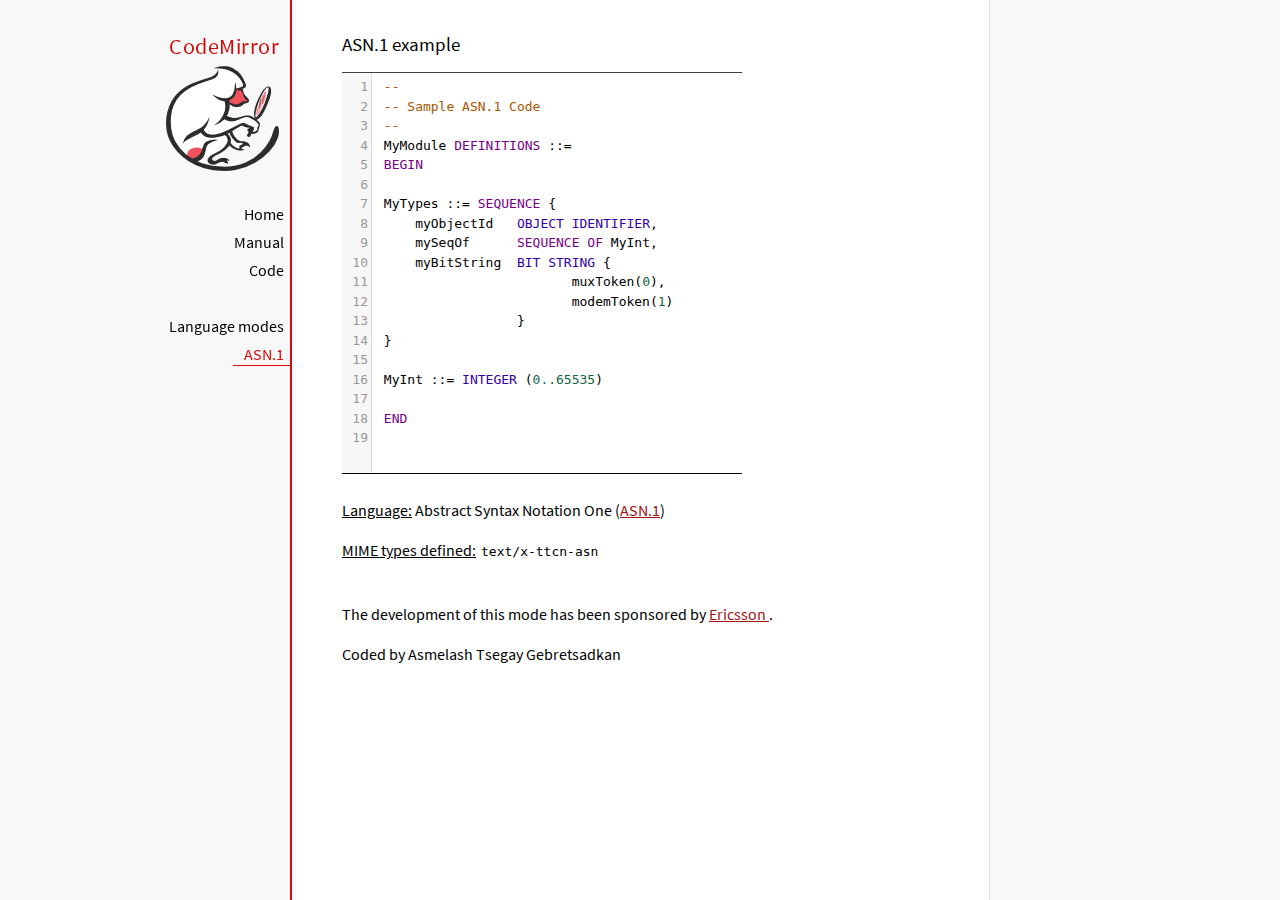
<file: assets/cm/mode/asn.1/index.html>
﻿<!doctype html>

<title>CodeMirror: ASN.1 mode</title>
<meta charset="utf-8"/>
<link rel=stylesheet href="../../doc/docs.css">

<link rel="stylesheet" href="../../lib/codemirror.css">
<script src="../../lib/codemirror.js"></script>
<script src="../../addon/edit/matchbrackets.js"></script>
<script src="asn.1.js"></script>
<style>
    .CodeMirror {
        border-top: 1px solid black;
        border-bottom: 1px solid black;
    }
</style>
<div id=nav>
    <a href="https://codemirror.net/5"><h1>CodeMirror</h1>
        <img id=logo src="../../doc/logo.png" alt="">
    </a>

    <ul>
        <li><a href="../../index.html">Home</a>
        <li><a href="../../doc/manual.html">Manual</a>
        <li><a href="https://github.com/codemirror/codemirror5">Code</a>
    </ul>
    <ul>
        <li><a href="../index.html">Language modes</a>
        <li><a class=active href="http://en.wikipedia.org/wiki/Abstract_Syntax_Notation_One">ASN.1</a>
    </ul>
</div>
<article>
    <h2>ASN.1 example</h2>
    <div>
        <textarea id="ttcn-asn-code">
 --
 -- Sample ASN.1 Code
 --
 MyModule DEFINITIONS ::=
 BEGIN

 MyTypes ::= SEQUENCE {
     myObjectId   OBJECT IDENTIFIER,
     mySeqOf      SEQUENCE OF MyInt,
     myBitString  BIT STRING {
                         muxToken(0),
                         modemToken(1)
                  }
 }

 MyInt ::= INTEGER (0..65535)

 END
        </textarea>
    </div>

    <script>
        var ttcnEditor = CodeMirror.fromTextArea(document.getElementById("ttcn-asn-code"), {
            lineNumbers: true,
            matchBrackets: true,
            mode: "text/x-ttcn-asn"
        });
        ttcnEditor.setSize(400, 400);
        var mac = CodeMirror.keyMap.default == CodeMirror.keyMap.macDefault;
        CodeMirror.keyMap.default[(mac ? "Cmd" : "Ctrl") + "-Space"] = "autocomplete";
    </script>
    <br/>
    <p><strong>Language:</strong> Abstract Syntax Notation One
        (<a href="http://www.itu.int/en/ITU-T/asn1/Pages/introduction.aspx">ASN.1</a>)
    </p>
    <p><strong>MIME types defined:</strong> <code>text/x-ttcn-asn</code></p>

    <br/>
    <p>The development of this mode has been sponsored by <a href="http://www.ericsson.com/">Ericsson
    </a>.</p>
    <p>Coded by Asmelash Tsegay Gebretsadkan </p>
</article>
</file>
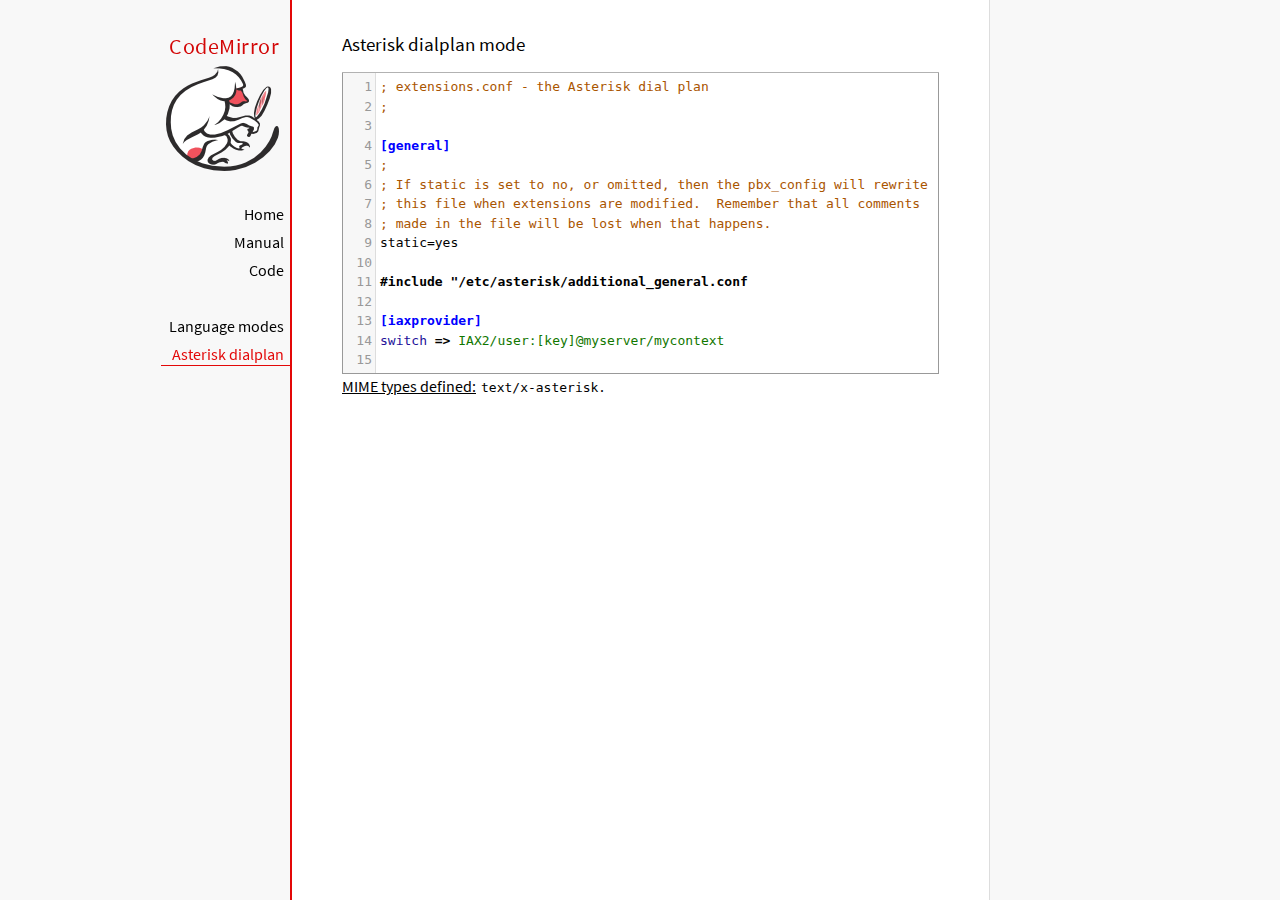
<file: assets/cm/mode/asterisk/index.html>
<!doctype html>

<title>CodeMirror: Asterisk dialplan mode</title>
<meta charset="utf-8"/>
<link rel=stylesheet href="../../doc/docs.css">

<link rel="stylesheet" href="../../lib/codemirror.css">
<script src="../../lib/codemirror.js"></script>
<script src="../../addon/edit/matchbrackets.js"></script>
<script src="asterisk.js"></script>
<style>
      .CodeMirror {border: 1px solid #999;}
      .cm-s-default span.cm-arrow { color: red; }
    </style>
<div id=nav>
  <a href="https://codemirror.net/5"><h1>CodeMirror</h1><img id=logo src="../../doc/logo.png" alt=""></a>

  <ul>
    <li><a href="../../index.html">Home</a>
    <li><a href="../../doc/manual.html">Manual</a>
    <li><a href="https://github.com/codemirror/codemirror5">Code</a>
  </ul>
  <ul>
    <li><a href="../index.html">Language modes</a>
    <li><a class=active href="#">Asterisk dialplan</a>
  </ul>
</div>

<article>
<h2>Asterisk dialplan mode</h2>
<form><textarea id="code" name="code">
; extensions.conf - the Asterisk dial plan
;

[general]
;
; If static is set to no, or omitted, then the pbx_config will rewrite
; this file when extensions are modified.  Remember that all comments
; made in the file will be lost when that happens.
static=yes

#include "/etc/asterisk/additional_general.conf

[iaxprovider]
switch => IAX2/user:[key]@myserver/mycontext

[dynamic]
#exec /usr/bin/dynamic-peers.pl

[trunkint]
;
; International long distance through trunk
;
exten => _9011.,1,Macro(dundi-e164,${EXTEN:4})
exten => _9011.,n,Dial(${GLOBAL(TRUNK)}/${FILTER(0-9,${EXTEN:${GLOBAL(TRUNKMSD)}})})

[local]
;
; Master context for local, toll-free, and iaxtel calls only
;
ignorepat => 9
include => default

[demo]
include => stdexten
;
; We start with what to do when a call first comes in.
;
exten => s,1,Wait(1)			; Wait a second, just for fun
same  => n,Answer			; Answer the line
same  => n,Set(TIMEOUT(digit)=5)	; Set Digit Timeout to 5 seconds
same  => n,Set(TIMEOUT(response)=10)	; Set Response Timeout to 10 seconds
same  => n(restart),BackGround(demo-congrats)	; Play a congratulatory message
same  => n(instruct),BackGround(demo-instruct)	; Play some instructions
same  => n,WaitExten			; Wait for an extension to be dialed.

exten => 2,1,BackGround(demo-moreinfo)	; Give some more information.
exten => 2,n,Goto(s,instruct)

exten => 3,1,Set(LANGUAGE()=fr)		; Set language to french
exten => 3,n,Goto(s,restart)		; Start with the congratulations

exten => 1000,1,Goto(default,s,1)
;
; We also create an example user, 1234, who is on the console and has
; voicemail, etc.
;
exten => 1234,1,Playback(transfer,skip)		; "Please hold while..."
					; (but skip if channel is not up)
exten => 1234,n,Gosub(${EXTEN},stdexten(${GLOBAL(CONSOLE)}))
exten => 1234,n,Goto(default,s,1)		; exited Voicemail

exten => 1235,1,Voicemail(1234,u)		; Right to voicemail

exten => 1236,1,Dial(Console/dsp)		; Ring forever
exten => 1236,n,Voicemail(1234,b)		; Unless busy

;
; # for when they're done with the demo
;
exten => #,1,Playback(demo-thanks)	; "Thanks for trying the demo"
exten => #,n,Hangup			; Hang them up.

;
; A timeout and "invalid extension rule"
;
exten => t,1,Goto(#,1)			; If they take too long, give up
exten => i,1,Playback(invalid)		; "That's not valid, try again"

;
; Create an extension, 500, for dialing the
; Asterisk demo.
;
exten => 500,1,Playback(demo-abouttotry); Let them know what's going on
exten => 500,n,Dial(IAX2/guest@pbx.digium.com/s@default)	; Call the Asterisk demo
exten => 500,n,Playback(demo-nogo)	; Couldn't connect to the demo site
exten => 500,n,Goto(s,6)		; Return to the start over message.

;
; Create an extension, 600, for evaluating echo latency.
;
exten => 600,1,Playback(demo-echotest)	; Let them know what's going on
exten => 600,n,Echo			; Do the echo test
exten => 600,n,Playback(demo-echodone)	; Let them know it's over
exten => 600,n,Goto(s,6)		; Start over

;
;	You can use the Macro Page to intercom a individual user
exten => 76245,1,Macro(page,SIP/Grandstream1)
; or if your peernames are the same as extensions
exten => _7XXX,1,Macro(page,SIP/${EXTEN})
;
;
; System Wide Page at extension 7999
;
exten => 7999,1,Set(TIMEOUT(absolute)=60)
exten => 7999,2,Page(Local/Grandstream1@page&Local/Xlite1@page&Local/1234@page/n,d)

; Give voicemail at extension 8500
;
exten => 8500,1,VoicemailMain
exten => 8500,n,Goto(s,6)

    </textarea></form>
    <script>
      var editor = CodeMirror.fromTextArea(document.getElementById("code"), {
        mode: "text/x-asterisk",
        matchBrackets: true,
        lineNumbers: true
      });
    </script>

    <p><strong>MIME types defined:</strong> <code>text/x-asterisk</code>.</p>

  </article>
</file>
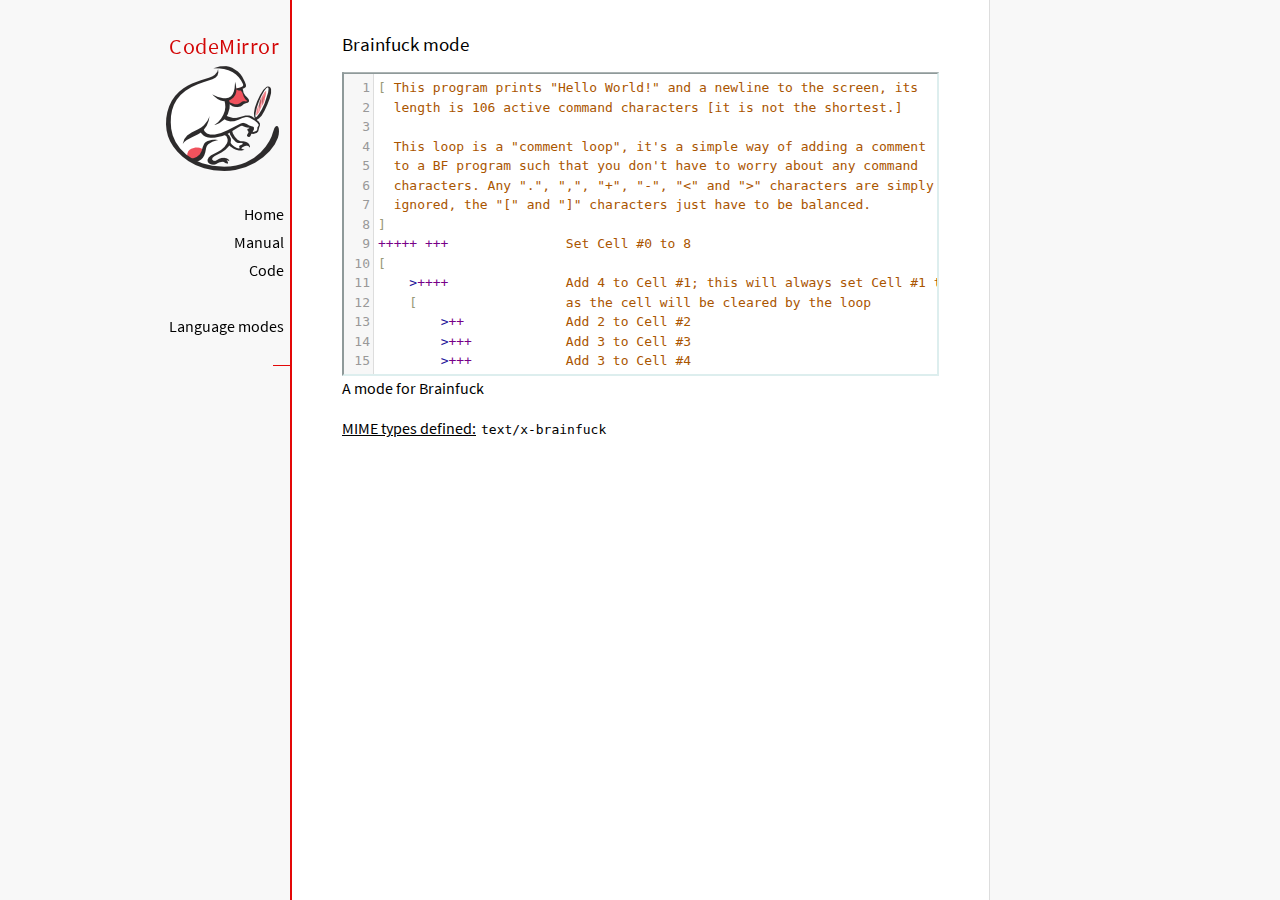
<file: assets/cm/mode/brainfuck/index.html>
<!doctype html>

<title>CodeMirror: Brainfuck mode</title>
<meta charset="utf-8"/>
<link rel=stylesheet href="../../doc/docs.css">

<link rel="stylesheet" href="../../lib/codemirror.css">
<script src="../../lib/codemirror.js"></script>
<script src="../../addon/edit/matchbrackets.js"></script>
<script src="./brainfuck.js"></script>
<style>
	.CodeMirror { border: 2px inset #dee; }
    </style>
<div id=nav>
  <a href="https://codemirror.net/5"><h1>CodeMirror</h1><img id=logo src="../../doc/logo.png" alt=""></a>

  <ul>
    <li><a href="../../index.html">Home</a>
    <li><a href="../../doc/manual.html">Manual</a>
    <li><a href="https://github.com/codemirror/codemirror5">Code</a>
  </ul>
  <ul>
    <li><a href="../index.html">Language modes</a>
    <li><a class=active href="#"></a>
  </ul>
</div>

<article>
<h2>Brainfuck mode</h2>
<form><textarea id="code" name="code">
[ This program prints "Hello World!" and a newline to the screen, its
  length is 106 active command characters [it is not the shortest.]

  This loop is a "comment loop", it's a simple way of adding a comment
  to a BF program such that you don't have to worry about any command
  characters. Any ".", ",", "+", "-", "&lt;" and "&gt;" characters are simply
  ignored, the "[" and "]" characters just have to be balanced.
]
+++++ +++               Set Cell #0 to 8
[
    &gt;++++               Add 4 to Cell #1; this will always set Cell #1 to 4
    [                   as the cell will be cleared by the loop
        &gt;++             Add 2 to Cell #2
        &gt;+++            Add 3 to Cell #3
        &gt;+++            Add 3 to Cell #4
        &gt;+              Add 1 to Cell #5
        &lt;&lt;&lt;&lt;-           Decrement the loop counter in Cell #1
    ]                   Loop till Cell #1 is zero; number of iterations is 4
    &gt;+                  Add 1 to Cell #2
    &gt;+                  Add 1 to Cell #3
    &gt;-                  Subtract 1 from Cell #4
    &gt;&gt;+                 Add 1 to Cell #6
    [&lt;]                 Move back to the first zero cell you find; this will
                        be Cell #1 which was cleared by the previous loop
    &lt;-                  Decrement the loop Counter in Cell #0
]                       Loop till Cell #0 is zero; number of iterations is 8

The result of this is:
Cell No :   0   1   2   3   4   5   6
Contents:   0   0  72 104  88  32   8
Pointer :   ^

&gt;&gt;.                     Cell #2 has value 72 which is 'H'
&gt;---.                   Subtract 3 from Cell #3 to get 101 which is 'e'
+++++++..+++.           Likewise for 'llo' from Cell #3
&gt;&gt;.                     Cell #5 is 32 for the space
&lt;-.                     Subtract 1 from Cell #4 for 87 to give a 'W'
&lt;.                      Cell #3 was set to 'o' from the end of 'Hello'
+++.------.--------.    Cell #3 for 'rl' and 'd'
&gt;&gt;+.                    Add 1 to Cell #5 gives us an exclamation point
&gt;++.                    And finally a newline from Cell #6
</textarea></form>

    <script>
      var editor = CodeMirror.fromTextArea(document.getElementById("code"), {
        lineNumbers: true,
        matchBrackets: true,
        mode: "text/x-brainfuck"
      });
    </script>

    <p>A mode for Brainfuck</p>

    <p><strong>MIME types defined:</strong> <code>text/x-brainfuck</code></p>
  </article>
</file>
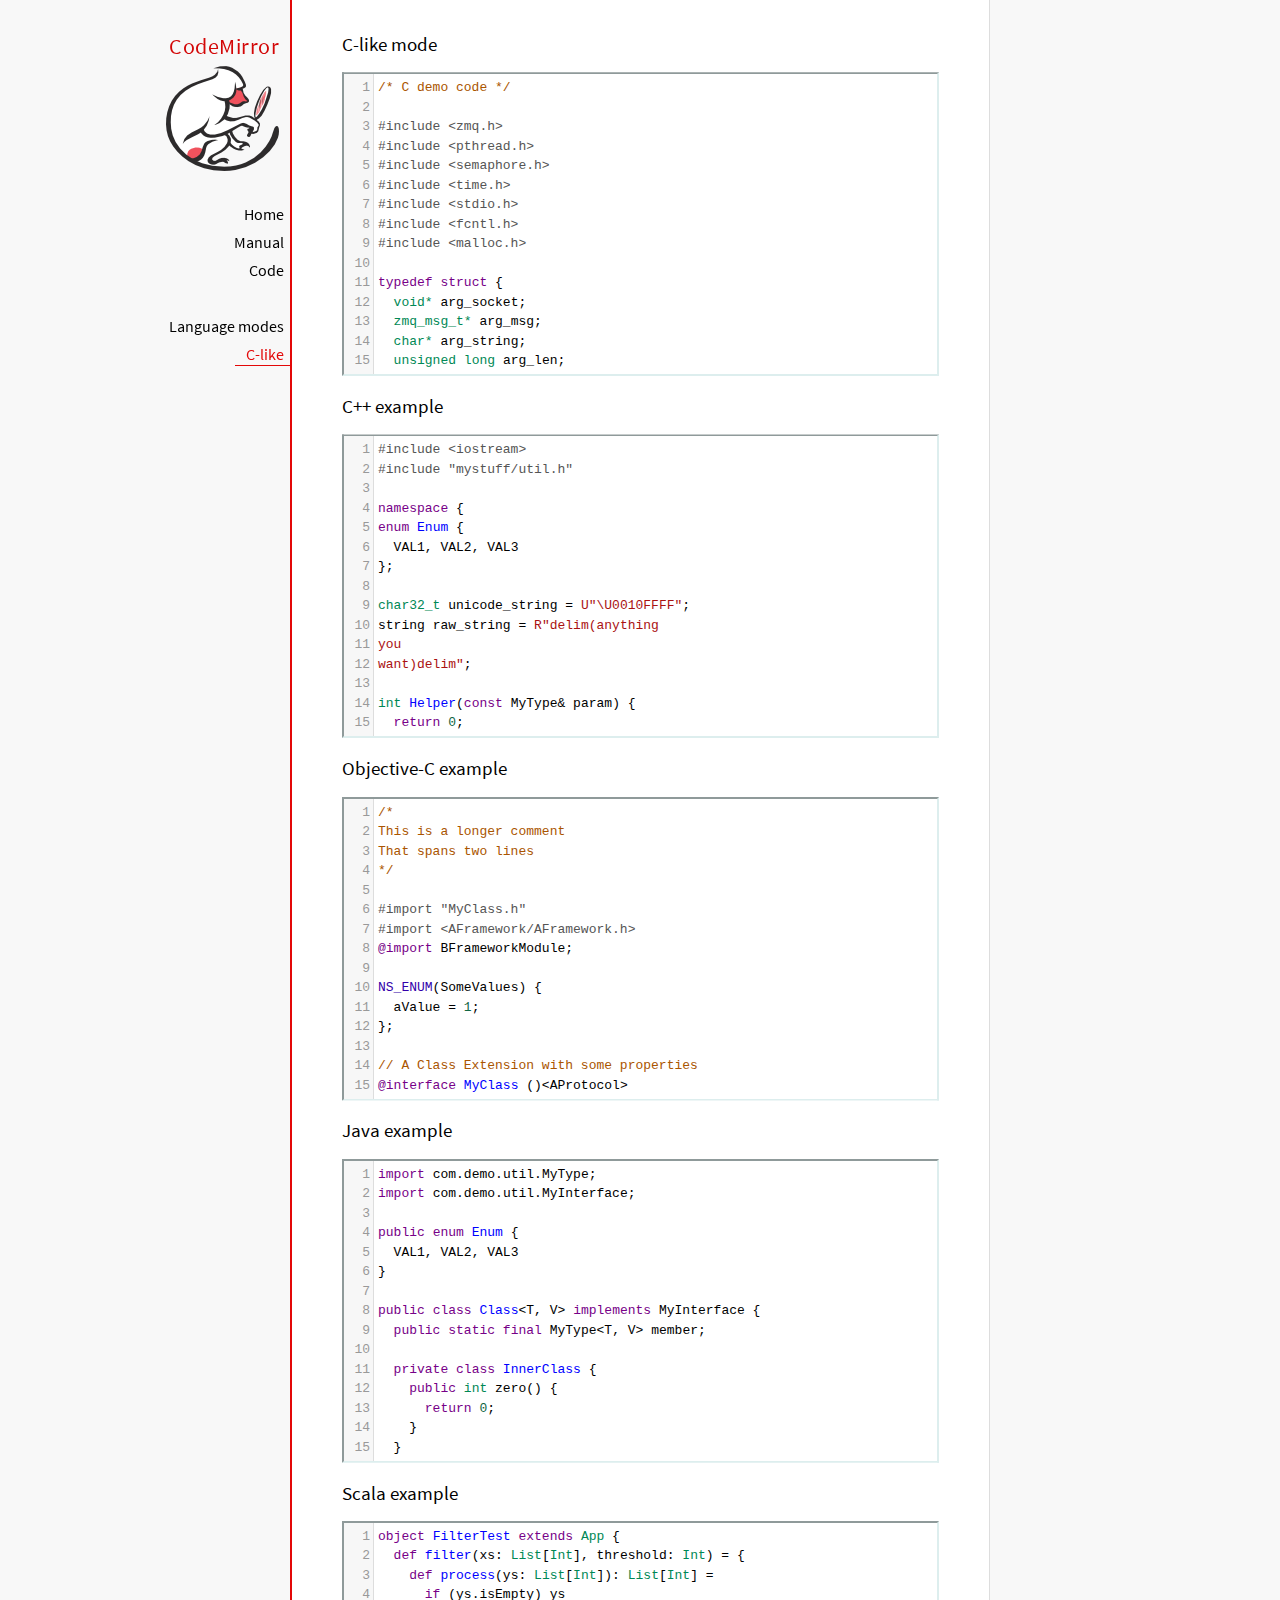
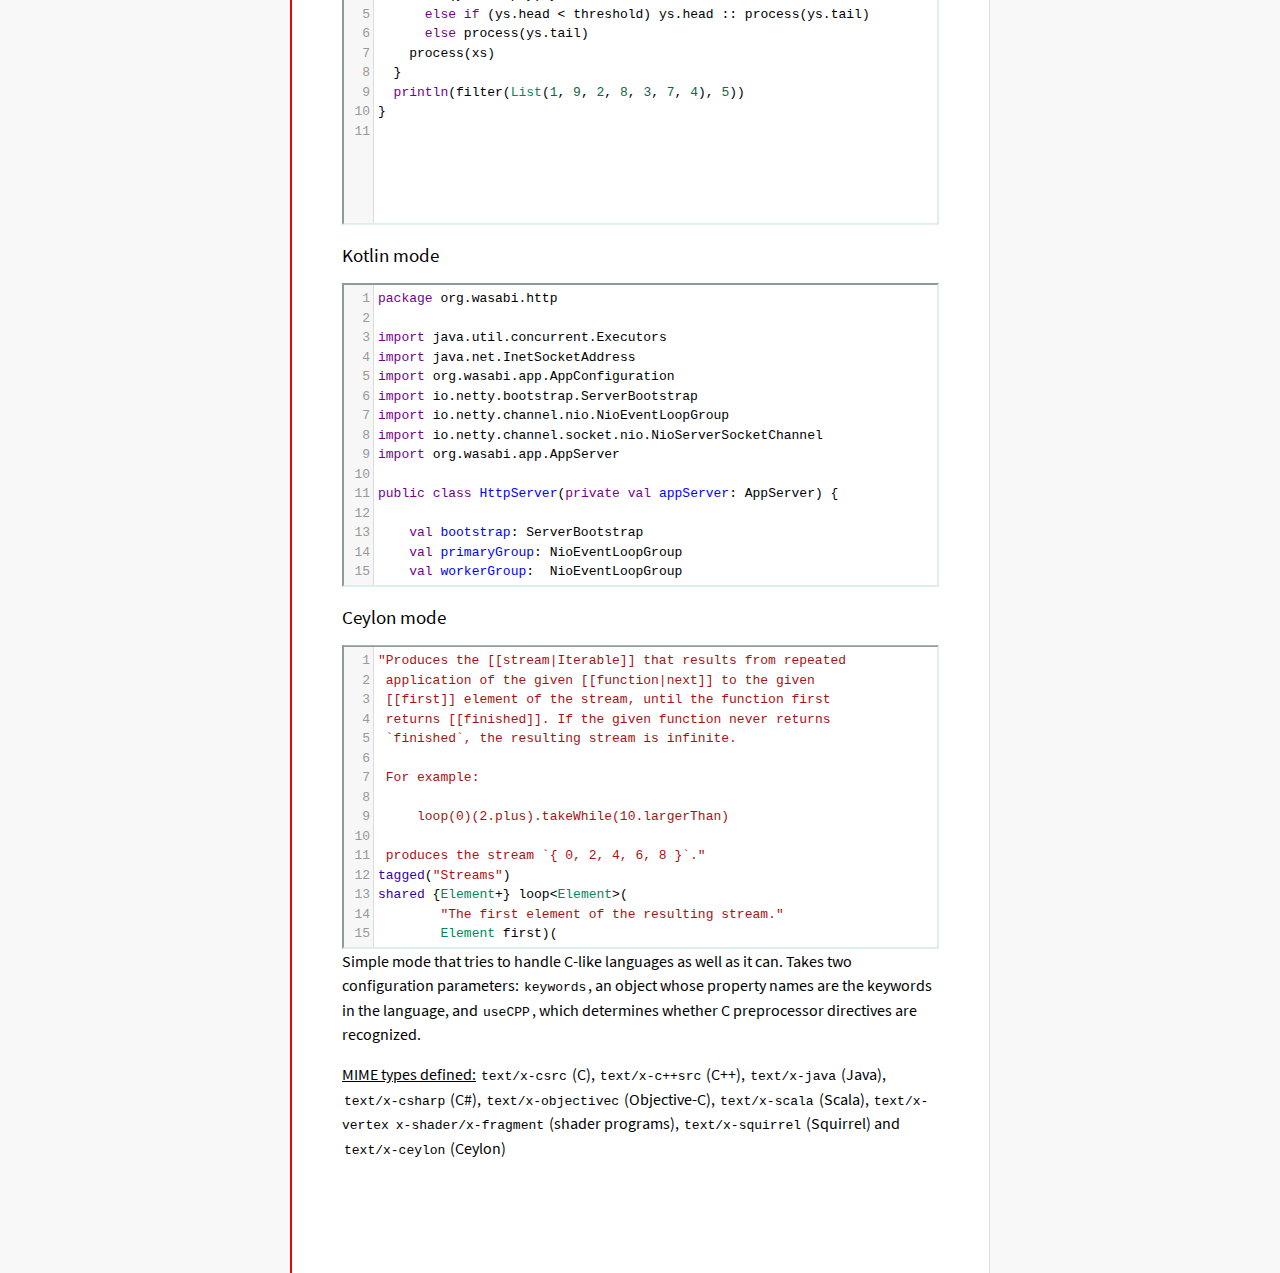
<file: assets/cm/mode/clike/index.html>
<!doctype html>

<title>CodeMirror: C-like mode</title>
<meta charset="utf-8"/>
<link rel=stylesheet href="../../doc/docs.css">

<link rel="stylesheet" href="../../lib/codemirror.css">
<script src="../../lib/codemirror.js"></script>
<script src="../../addon/edit/matchbrackets.js"></script>
<link rel="stylesheet" href="../../addon/hint/show-hint.css">
<script src="../../addon/hint/show-hint.js"></script>
<script src="clike.js"></script>
<style>.CodeMirror {border: 2px inset #dee;}</style>
<div id=nav>
  <a href="https://codemirror.net/5"><h1>CodeMirror</h1><img id=logo src="../../doc/logo.png" alt=""></a>

  <ul>
    <li><a href="../../index.html">Home</a>
    <li><a href="../../doc/manual.html">Manual</a>
    <li><a href="https://github.com/codemirror/codemirror5">Code</a>
  </ul>
  <ul>
    <li><a href="../index.html">Language modes</a>
    <li><a class=active href="#">C-like</a>
  </ul>
</div>

<article>
<h2>C-like mode</h2>

<div><textarea id="c-code">
/* C demo code */

#include <zmq.h>
#include <pthread.h>
#include <semaphore.h>
#include <time.h>
#include <stdio.h>
#include <fcntl.h>
#include <malloc.h>

typedef struct {
  void* arg_socket;
  zmq_msg_t* arg_msg;
  char* arg_string;
  unsigned long arg_len;
  int arg_int, arg_command;

  int signal_fd;
  int pad;
  void* context;
  sem_t sem;
} acl_zmq_context;

#define p(X) (context->arg_##X)

void* zmq_thread(void* context_pointer) {
  acl_zmq_context* context = (acl_zmq_context*)context_pointer;
  char ok = 'K', err = 'X';
  int res;

  while (1) {
    while ((res = sem_wait(&amp;context->sem)) == EINTR);
    if (res) {write(context->signal_fd, &amp;err, 1); goto cleanup;}
    switch(p(command)) {
    case 0: goto cleanup;
    case 1: p(socket) = zmq_socket(context->context, p(int)); break;
    case 2: p(int) = zmq_close(p(socket)); break;
    case 3: p(int) = zmq_bind(p(socket), p(string)); break;
    case 4: p(int) = zmq_connect(p(socket), p(string)); break;
    case 5: p(int) = zmq_getsockopt(p(socket), p(int), (void*)p(string), &amp;p(len)); break;
    case 6: p(int) = zmq_setsockopt(p(socket), p(int), (void*)p(string), p(len)); break;
    case 7: p(int) = zmq_send(p(socket), p(msg), p(int)); break;
    case 8: p(int) = zmq_recv(p(socket), p(msg), p(int)); break;
    case 9: p(int) = zmq_poll(p(socket), p(int), p(len)); break;
    }
    p(command) = errno;
    write(context->signal_fd, &amp;ok, 1);
  }
 cleanup:
  close(context->signal_fd);
  free(context_pointer);
  return 0;
}

void* zmq_thread_init(void* zmq_context, int signal_fd) {
  acl_zmq_context* context = malloc(sizeof(acl_zmq_context));
  pthread_t thread;

  context->context = zmq_context;
  context->signal_fd = signal_fd;
  sem_init(&amp;context->sem, 1, 0);
  pthread_create(&amp;thread, 0, &amp;zmq_thread, context);
  pthread_detach(thread);
  return context;
}
</textarea></div>

<h2>C++ example</h2>

<div><textarea id="cpp-code">
#include <iostream>
#include "mystuff/util.h"

namespace {
enum Enum {
  VAL1, VAL2, VAL3
};

char32_t unicode_string = U"\U0010FFFF";
string raw_string = R"delim(anything
you
want)delim";

int Helper(const MyType& param) {
  return 0;
}
} // namespace

class ForwardDec;

template <class T, class V>
class Class : public BaseClass {
  const MyType<T, V> member_;

 public:
  const MyType<T, V>& Method() const {
    return member_;
  }

  void Method2(MyType<T, V>* value);
}

template <class T, class V>
void Class::Method2(MyType<T, V>* value) {
  std::out << 1 >> method();
  value->Method3(member_);
  member_ = value;
}
</textarea></div>

<h2>Objective-C example</h2>

<div><textarea id="objectivec-code">
/*
This is a longer comment
That spans two lines
*/

#import "MyClass.h"
#import <AFramework/AFramework.h>
@import BFrameworkModule;

NS_ENUM(SomeValues) {
  aValue = 1;
};

// A Class Extension with some properties
@interface MyClass ()<AProtocol>
@property(atomic, readwrite, assign) NSInteger anInt;
@property(nonatomic, strong, nullable) NSString *aString;
@end

@implementation YourAppDelegate

- (instancetype)initWithString:(NSString *)aStringVar {
  if ((self = [super init])) {
    aString = aStringVar;
  }
  return self;
}

- (BOOL)doSomething:(float)progress {
  NSString *myString = @"This is a ObjC string %f ";
  myString = [[NSString stringWithFormat:myString, progress] stringByAppendingString:self.aString];
  return myString.length > 100 ? NO : YES;
}

@end
</textarea></div>

<h2>Java example</h2>

<div><textarea id="java-code">
import com.demo.util.MyType;
import com.demo.util.MyInterface;

public enum Enum {
  VAL1, VAL2, VAL3
}

public class Class<T, V> implements MyInterface {
  public static final MyType<T, V> member;
  
  private class InnerClass {
    public int zero() {
      return 0;
    }
  }

  @Override
  public MyType method() {
    return member;
  }

  public void method2(MyType<T, V> value) {
    method();
    value.method3();
    member = value;
  }
}
</textarea></div>

<h2>Scala example</h2>

<div><textarea id="scala-code">
object FilterTest extends App {
  def filter(xs: List[Int], threshold: Int) = {
    def process(ys: List[Int]): List[Int] =
      if (ys.isEmpty) ys
      else if (ys.head < threshold) ys.head :: process(ys.tail)
      else process(ys.tail)
    process(xs)
  }
  println(filter(List(1, 9, 2, 8, 3, 7, 4), 5))
}
</textarea></div>

<h2>Kotlin mode</h2>

<div><textarea id="kotlin-code">
package org.wasabi.http

import java.util.concurrent.Executors
import java.net.InetSocketAddress
import org.wasabi.app.AppConfiguration
import io.netty.bootstrap.ServerBootstrap
import io.netty.channel.nio.NioEventLoopGroup
import io.netty.channel.socket.nio.NioServerSocketChannel
import org.wasabi.app.AppServer

public class HttpServer(private val appServer: AppServer) {

    val bootstrap: ServerBootstrap
    val primaryGroup: NioEventLoopGroup
    val workerGroup:  NioEventLoopGroup

    init {
        // Define worker groups
        primaryGroup = NioEventLoopGroup()
        workerGroup = NioEventLoopGroup()

        // Initialize bootstrap of server
        bootstrap = ServerBootstrap()

        bootstrap.group(primaryGroup, workerGroup)
        bootstrap.channel(javaClass<NioServerSocketChannel>())
        bootstrap.childHandler(NettyPipelineInitializer(appServer))
    }

    public fun start(wait: Boolean = true) {
        val channel = bootstrap.bind(appServer.configuration.port)?.sync()?.channel()

        if (wait) {
            channel?.closeFuture()?.sync()
        }
    }

    public fun stop() {
        // Shutdown all event loops
        primaryGroup.shutdownGracefully()
        workerGroup.shutdownGracefully()

        // Wait till all threads are terminated
        primaryGroup.terminationFuture().sync()
        workerGroup.terminationFuture().sync()
    }
}
</textarea></div>

<h2>Ceylon mode</h2>

<div><textarea id="ceylon-code">
"Produces the [[stream|Iterable]] that results from repeated
 application of the given [[function|next]] to the given
 [[first]] element of the stream, until the function first
 returns [[finished]]. If the given function never returns 
 `finished`, the resulting stream is infinite.

 For example:

     loop(0)(2.plus).takeWhile(10.largerThan)

 produces the stream `{ 0, 2, 4, 6, 8 }`."
tagged("Streams")
shared {Element+} loop&lt;Element&gt;(
        "The first element of the resulting stream."
        Element first)(
        "The function that produces the next element of the
         stream, given the current element. The function may
         return [[finished]] to indicate the end of the 
         stream."
        Element|Finished next(Element element))
    =&gt; let (start = first)
    object satisfies {Element+} {
        first =&gt; start;
        empty =&gt; false;
        function nextElement(Element element)
                =&gt; next(element);
        iterator()
                =&gt; object satisfies Iterator&lt;Element&gt; {
            variable Element|Finished current = start;
            shared actual Element|Finished next() {
                if (!is Finished result = current) {
                    current = nextElement(result);
                    return result;
                }
                else {
                    return finished;
                }
            }
        };
    };
</textarea></div>

    <script>
      var cEditor = CodeMirror.fromTextArea(document.getElementById("c-code"), {
        lineNumbers: true,
        matchBrackets: true,
        mode: "text/x-csrc"
      });
      var cppEditor = CodeMirror.fromTextArea(document.getElementById("cpp-code"), {
        lineNumbers: true,
        matchBrackets: true,
        mode: "text/x-c++src"
      });
      var javaEditor = CodeMirror.fromTextArea(document.getElementById("java-code"), {
        lineNumbers: true,
        matchBrackets: true,
        mode: "text/x-java"
      });
      var objectivecEditor = CodeMirror.fromTextArea(document.getElementById("objectivec-code"), {
        lineNumbers: true,
        matchBrackets: true,
        mode: "text/x-objectivec"
      });
      var scalaEditor = CodeMirror.fromTextArea(document.getElementById("scala-code"), {
        lineNumbers: true,
        matchBrackets: true,
        mode: "text/x-scala"
      });
      var kotlinEditor = CodeMirror.fromTextArea(document.getElementById("kotlin-code"), {
          lineNumbers: true,
          matchBrackets: true,
          mode: "text/x-kotlin"
      });
      var ceylonEditor = CodeMirror.fromTextArea(document.getElementById("ceylon-code"), {
          lineNumbers: true,
          matchBrackets: true,
          mode: "text/x-ceylon"
      });
      var mac = CodeMirror.keyMap.default == CodeMirror.keyMap.macDefault;
      CodeMirror.keyMap.default[(mac ? "Cmd" : "Ctrl") + "-Space"] = "autocomplete";
    </script>

    <p>Simple mode that tries to handle C-like languages as well as it
    can. Takes two configuration parameters: <code>keywords</code>, an
    object whose property names are the keywords in the language,
    and <code>useCPP</code>, which determines whether C preprocessor
    directives are recognized.</p>

    <p><strong>MIME types defined:</strong> <code>text/x-csrc</code>
    (C), <code>text/x-c++src</code> (C++), <code>text/x-java</code>
    (Java), <code>text/x-csharp</code> (C#),
    <code>text/x-objectivec</code> (Objective-C),
    <code>text/x-scala</code> (Scala), <code>text/x-vertex</code>
    <code>x-shader/x-fragment</code> (shader programs),
    <code>text/x-squirrel</code> (Squirrel) and
    <code>text/x-ceylon</code> (Ceylon)</p>
</article>
</file>
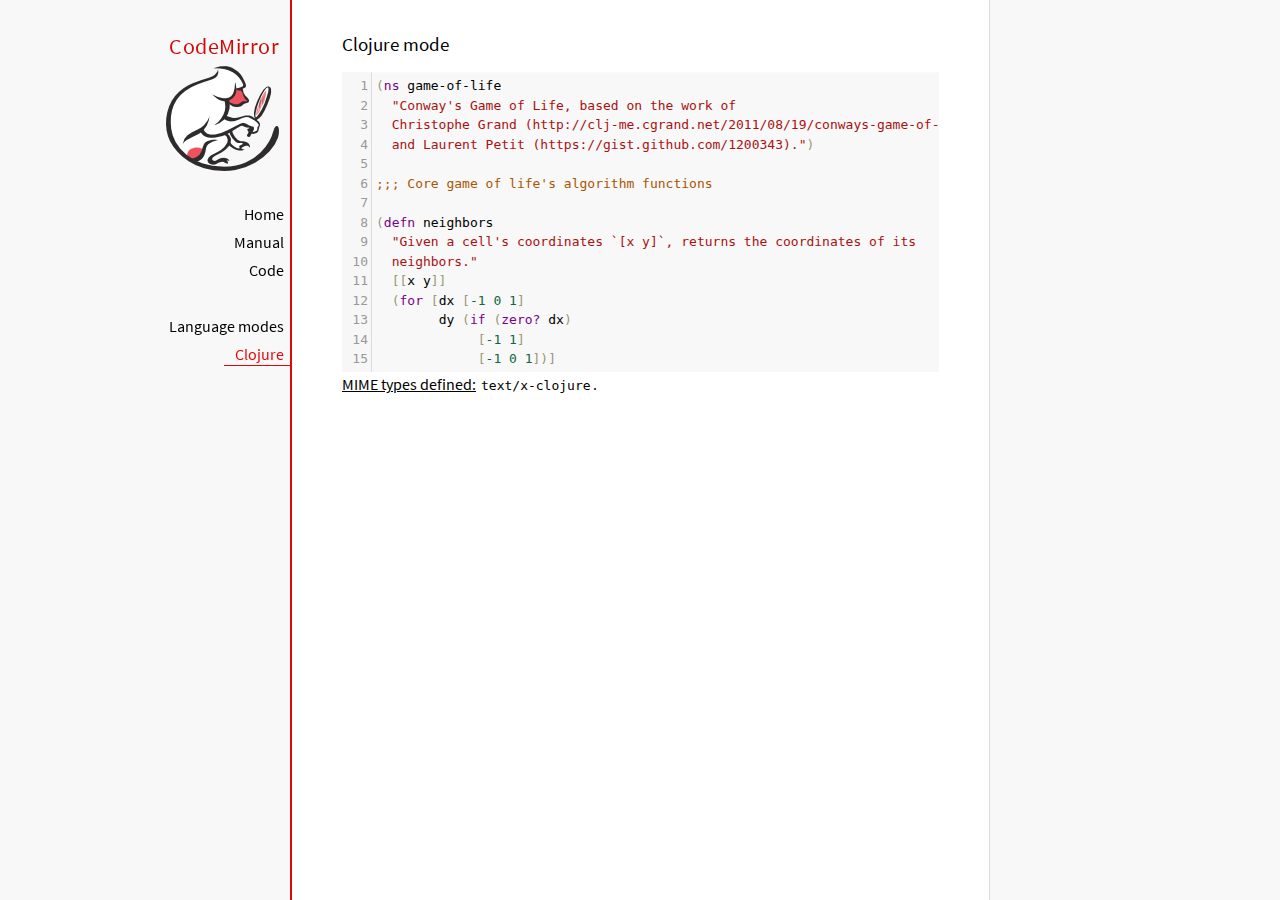
<file: assets/cm/mode/clojure/index.html>
<!doctype html>

<title>CodeMirror: Clojure mode</title>
<meta charset="utf-8"/>
<link rel=stylesheet href="../../doc/docs.css">

<link rel="stylesheet" href="../../lib/codemirror.css">
<script src="../../lib/codemirror.js"></script>
<script src="../../addon/edit/closebrackets.js"></script>
<script src="../../addon/edit/matchbrackets.js"></script>
<script src="clojure.js"></script>
<style>.CodeMirror {background: #f8f8f8;}</style>
<div id=nav>
  <a href="https://codemirror.net/5"><h1>CodeMirror</h1><img id=logo src="../../doc/logo.png" alt=""></a>

  <ul>
    <li><a href="../../index.html">Home</a>
    <li><a href="../../doc/manual.html">Manual</a>
    <li><a href="https://github.com/codemirror/codemirror5">Code</a>
  </ul>
  <ul>
    <li><a href="../index.html">Language modes</a>
    <li><a class=active href="#">Clojure</a>
  </ul>
</div>

<article>
<h2>Clojure mode</h2>
<form><textarea id="code" name="code">
(ns game-of-life
  "Conway's Game of Life, based on the work of
  Christophe Grand (http://clj-me.cgrand.net/2011/08/19/conways-game-of-life)
  and Laurent Petit (https://gist.github.com/1200343).")

;;; Core game of life's algorithm functions

(defn neighbors
  "Given a cell's coordinates `[x y]`, returns the coordinates of its
  neighbors."
  [[x y]]
  (for [dx [-1 0 1]
        dy (if (zero? dx)
             [-1 1]
             [-1 0 1])]
    [(+ dx x) (+ dy y)]))

(defn step
  "Given a set of living `cells`, computes the new set of living cells."
  [cells]
  (set (for [[cell n] (frequencies (mapcat neighbors cells))
             :when (or (= n 3)
                       (and (= n 2)
                            (cells cell)))]
         cell)))

;;; Utility methods for displaying game on a text terminal

(defn print-grid
  "Prints a `grid` of `w` columns and `h` rows, on *out*, representing a
  step in the game."
  [grid w h]
  (doseq [x (range (inc w))
          y (range (inc h))]
    (when (= y 0) (println))
    (print (if (grid [x y])
             "[X]"
             " . "))))

(defn print-grids
  "Prints a sequence of `grids` of `w` columns and `h` rows on *out*,
  representing several steps."
  [grids w h]
  (doseq [grid grids]
    (print-grid grid w h)
    (println)))

;;; Launches an example grid

(def grid
  "`grid` represents the initial set of living cells"
  #{[2 1] [2 2] [2 3]})

(print-grids (take 3 (iterate step grid)) 5 5)</textarea></form>
    <script>
      var editor = CodeMirror.fromTextArea(document.getElementById("code"), {
          autoCloseBrackets: true,
          lineNumbers: true,
          matchBrackets: true,
          mode: 'text/x-clojure'
      });
    </script>

    <p><strong>MIME types defined:</strong> <code>text/x-clojure</code>.</p>

  </article>
</file>
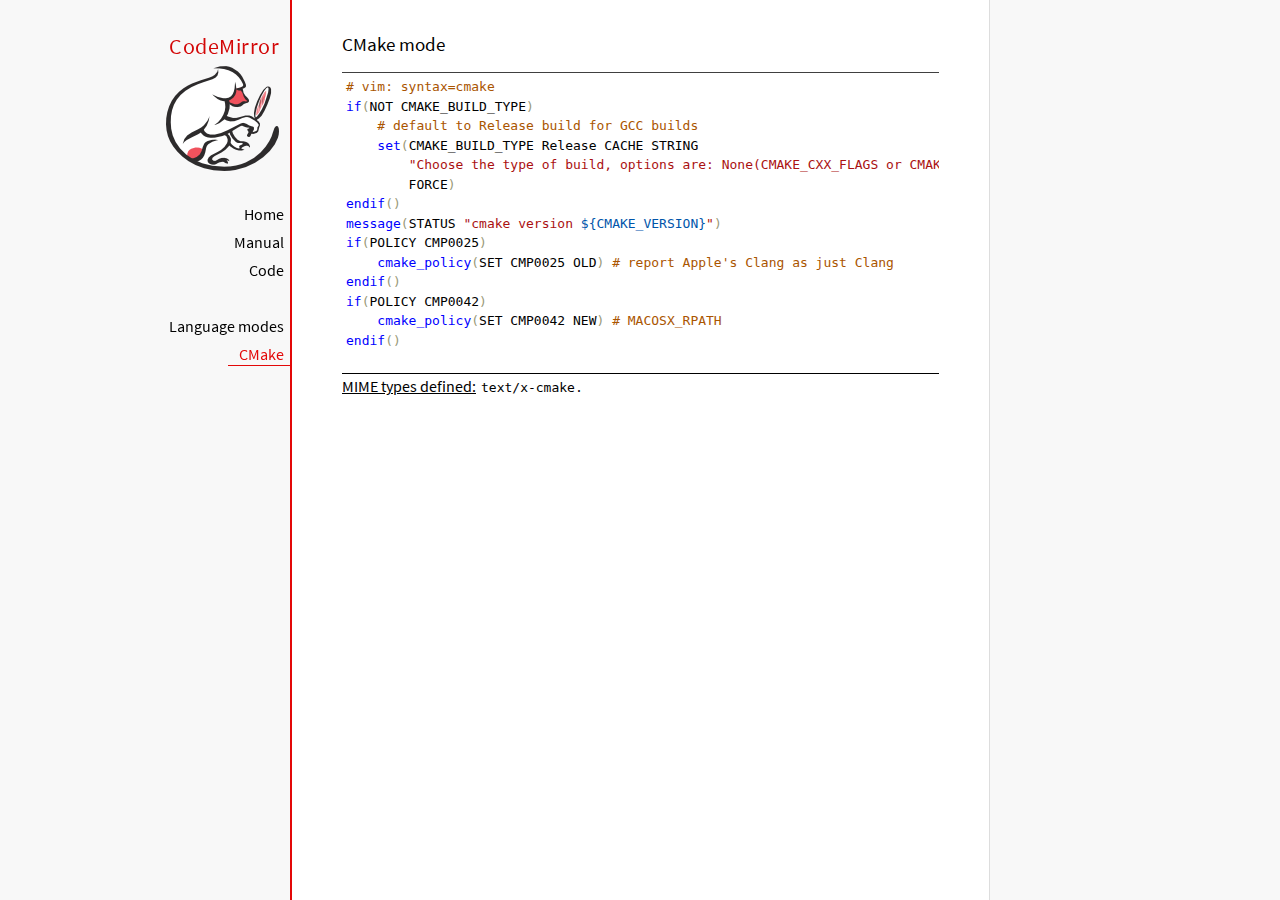
<file: assets/cm/mode/cmake/index.html>
<!doctype html>

<title>CodeMirror: CMake mode</title>
<meta charset="utf-8"/>
<link rel=stylesheet href="../../doc/docs.css">

<link rel="stylesheet" href="../../lib/codemirror.css">
<script src="../../lib/codemirror.js"></script>
<script src="../../addon/edit/matchbrackets.js"></script>
<script src="cmake.js"></script>
<style>
      .CodeMirror {border-top: 1px solid black; border-bottom: 1px solid black;}
      .cm-s-default span.cm-arrow { color: red; }
    </style>
<div id=nav>
  <a href="https://codemirror.net/5"><h1>CodeMirror</h1><img id=logo src="../../doc/logo.png" alt=""></a>

  <ul>
    <li><a href="../../index.html">Home</a>
    <li><a href="../../doc/manual.html">Manual</a>
    <li><a href="https://github.com/codemirror/codemirror5">Code</a>
  </ul>
  <ul>
    <li><a href="../index.html">Language modes</a>
    <li><a class=active href="#">CMake</a>
  </ul>
</div>

<article>
<h2>CMake mode</h2>
<form><textarea id="code" name="code">
# vim: syntax=cmake
if(NOT CMAKE_BUILD_TYPE)
    # default to Release build for GCC builds
    set(CMAKE_BUILD_TYPE Release CACHE STRING
        "Choose the type of build, options are: None(CMAKE_CXX_FLAGS or CMAKE_C_FLAGS used) Debug Release RelWithDebInfo MinSizeRel."
        FORCE)
endif()
message(STATUS "cmake version ${CMAKE_VERSION}")
if(POLICY CMP0025)
    cmake_policy(SET CMP0025 OLD) # report Apple's Clang as just Clang
endif()
if(POLICY CMP0042)
    cmake_policy(SET CMP0042 NEW) # MACOSX_RPATH
endif()

project (x265)
cmake_minimum_required (VERSION 2.8.8) # OBJECT libraries require 2.8.8
include(CheckIncludeFiles)
include(CheckFunctionExists)
include(CheckSymbolExists)
include(CheckCXXCompilerFlag)

# X265_BUILD must be incremented each time the public API is changed
set(X265_BUILD 48)
configure_file("${PROJECT_SOURCE_DIR}/x265.def.in"
               "${PROJECT_BINARY_DIR}/x265.def")
configure_file("${PROJECT_SOURCE_DIR}/x265_config.h.in"
               "${PROJECT_BINARY_DIR}/x265_config.h")

SET(CMAKE_MODULE_PATH "${PROJECT_SOURCE_DIR}/cmake" "${CMAKE_MODULE_PATH}")

# System architecture detection
string(TOLOWER "${CMAKE_SYSTEM_PROCESSOR}" SYSPROC)
set(X86_ALIASES x86 i386 i686 x86_64 amd64)
list(FIND X86_ALIASES "${SYSPROC}" X86MATCH)
if("${SYSPROC}" STREQUAL "" OR X86MATCH GREATER "-1")
    message(STATUS "Detected x86 target processor")
    set(X86 1)
    add_definitions(-DX265_ARCH_X86=1)
    if("${CMAKE_SIZEOF_VOID_P}" MATCHES 8)
        set(X64 1)
        add_definitions(-DX86_64=1)
    endif()
elseif(${SYSPROC} STREQUAL "armv6l")
    message(STATUS "Detected ARM target processor")
    set(ARM 1)
    add_definitions(-DX265_ARCH_ARM=1 -DHAVE_ARMV6=1)
else()
    message(STATUS "CMAKE_SYSTEM_PROCESSOR value `${CMAKE_SYSTEM_PROCESSOR}` is unknown")
    message(STATUS "Please add this value near ${CMAKE_CURRENT_LIST_FILE}:${CMAKE_CURRENT_LIST_LINE}")
endif()

if(UNIX)
    list(APPEND PLATFORM_LIBS pthread)
    find_library(LIBRT rt)
    if(LIBRT)
        list(APPEND PLATFORM_LIBS rt)
    endif()
    find_package(Numa)
    if(NUMA_FOUND)
        list(APPEND CMAKE_REQUIRED_LIBRARIES ${NUMA_LIBRARY})
        check_symbol_exists(numa_node_of_cpu numa.h NUMA_V2)
        if(NUMA_V2)
            add_definitions(-DHAVE_LIBNUMA)
            message(STATUS "libnuma found, building with support for NUMA nodes")
            list(APPEND PLATFORM_LIBS ${NUMA_LIBRARY})
            link_directories(${NUMA_LIBRARY_DIR})
            include_directories(${NUMA_INCLUDE_DIR})
        endif()
    endif()
    mark_as_advanced(LIBRT NUMA_FOUND)
endif(UNIX)

if(X64 AND NOT WIN32)
    option(ENABLE_PIC "Enable Position Independent Code" ON)
else()
    option(ENABLE_PIC "Enable Position Independent Code" OFF)
endif(X64 AND NOT WIN32)

# Compiler detection
if(CMAKE_GENERATOR STREQUAL "Xcode")
  set(XCODE 1)
endif()
if (APPLE)
  add_definitions(-DMACOS)
endif()
</textarea></form>
    <script>
      var editor = CodeMirror.fromTextArea(document.getElementById("code"), {
        mode: "text/x-cmake",
        matchBrackets: true,
        indentUnit: 4
      });
    </script>

    <p><strong>MIME types defined:</strong> <code>text/x-cmake</code>.</p>

  </article>
</file>
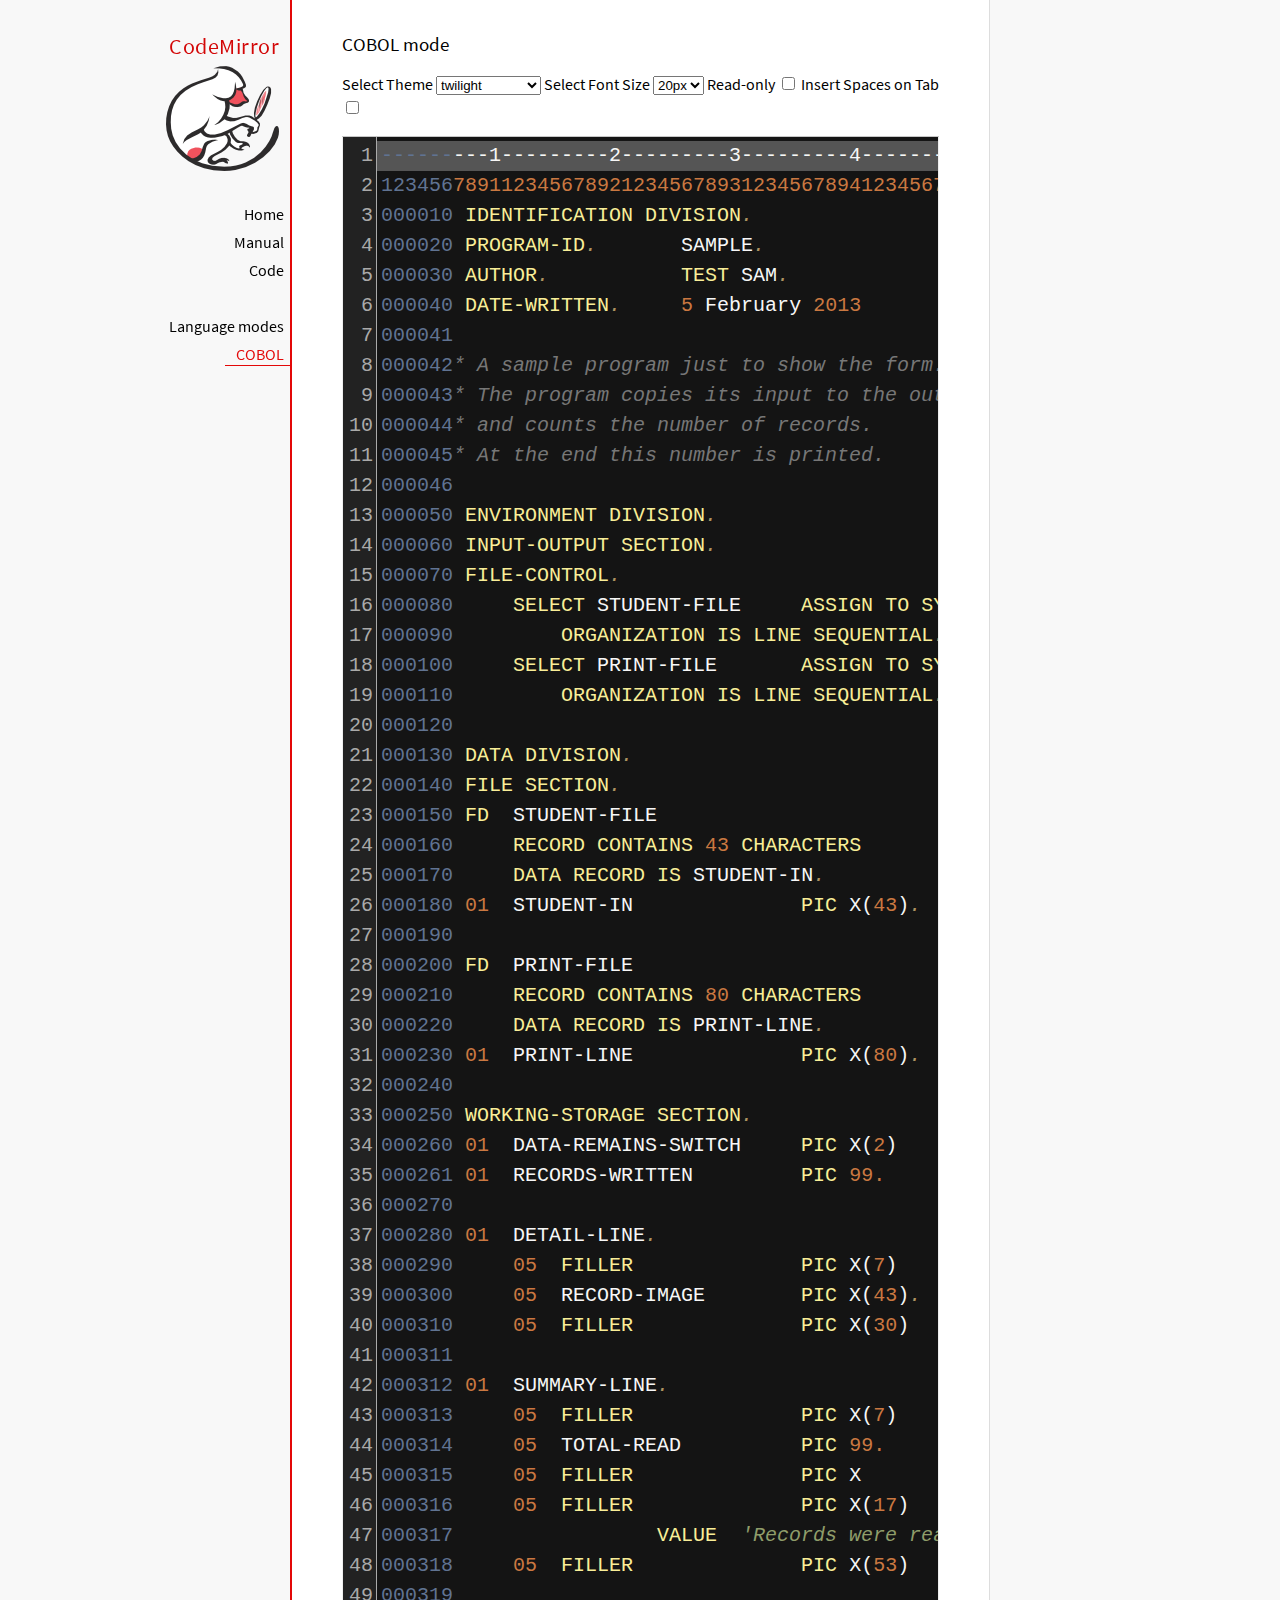
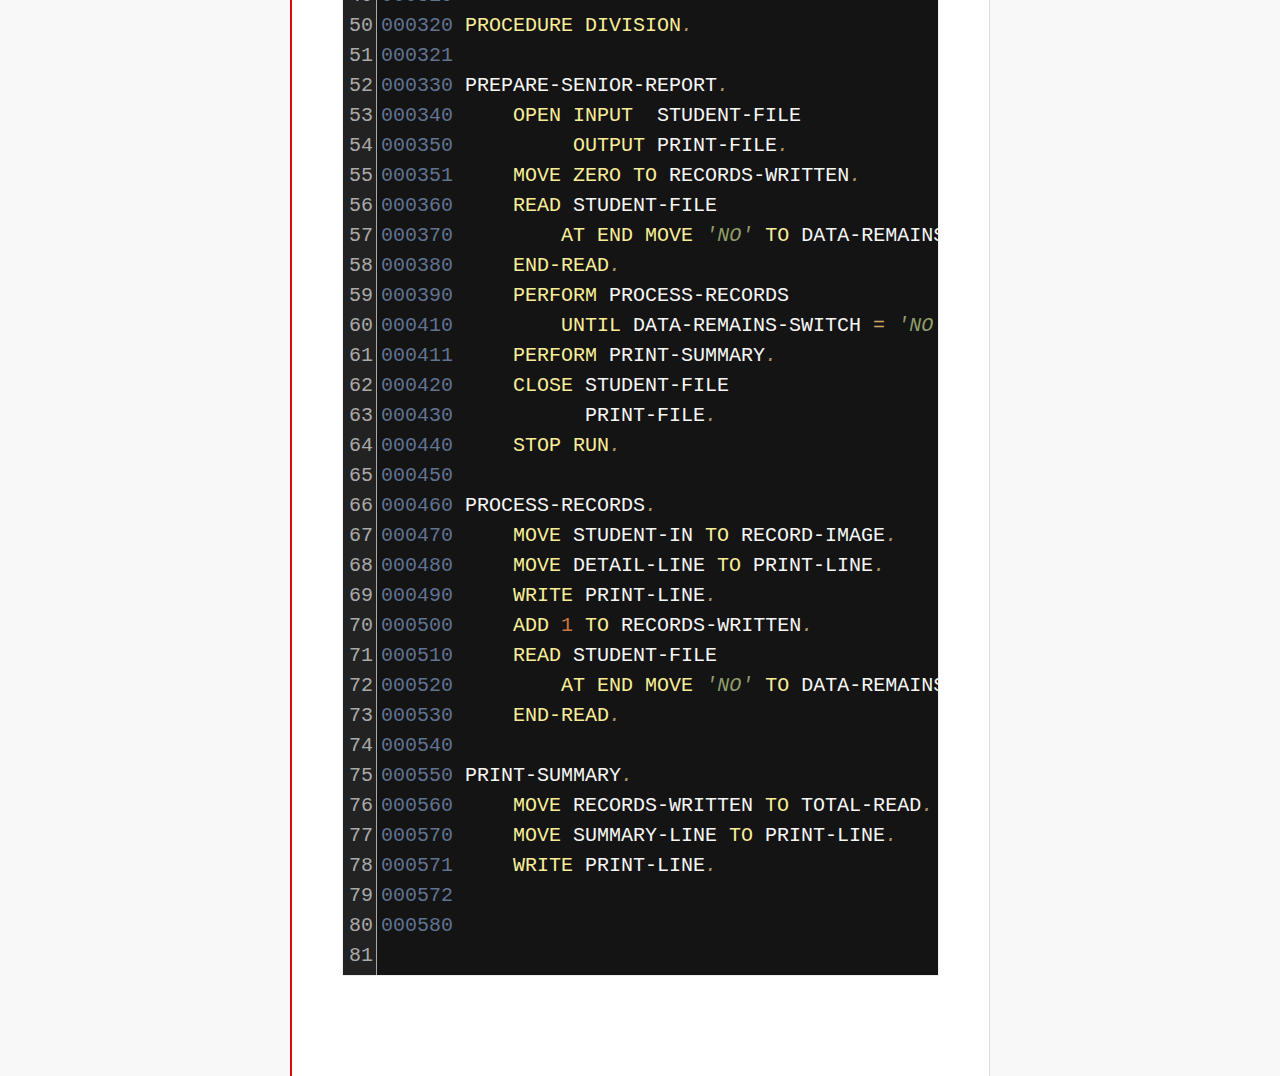
<file: assets/cm/mode/cobol/index.html>
<!doctype html>

<title>CodeMirror: COBOL mode</title>
<meta charset="utf-8"/>
<link rel=stylesheet href="../../doc/docs.css">

<link rel="stylesheet" href="../../lib/codemirror.css">
<link rel="stylesheet" href="../../theme/neat.css">
<link rel="stylesheet" href="../../theme/elegant.css">
<link rel="stylesheet" href="../../theme/erlang-dark.css">
<link rel="stylesheet" href="../../theme/night.css">
<link rel="stylesheet" href="../../theme/monokai.css">
<link rel="stylesheet" href="../../theme/cobalt.css">
<link rel="stylesheet" href="../../theme/eclipse.css">
<link rel="stylesheet" href="../../theme/rubyblue.css">
<link rel="stylesheet" href="../../theme/lesser-dark.css">
<link rel="stylesheet" href="../../theme/xq-dark.css">
<link rel="stylesheet" href="../../theme/xq-light.css">
<link rel="stylesheet" href="../../theme/ambiance.css">
<link rel="stylesheet" href="../../theme/blackboard.css">
<link rel="stylesheet" href="../../theme/vibrant-ink.css">
<link rel="stylesheet" href="../../theme/solarized.css">
<link rel="stylesheet" href="../../theme/twilight.css">
<link rel="stylesheet" href="../../theme/midnight.css">
<link rel="stylesheet" href="../../addon/dialog/dialog.css">
<script src="../../lib/codemirror.js"></script>
<script src="../../addon/edit/matchbrackets.js"></script>
<script src="cobol.js"></script>
<script src="../../addon/selection/active-line.js"></script>
<script src="../../addon/search/search.js"></script>
<script src="../../addon/dialog/dialog.js"></script>
<script src="../../addon/search/searchcursor.js"></script>
<style>
        .CodeMirror {
          border: 1px solid #eee;
          font-size : 20px;
          height : auto !important;
        }
        .CodeMirror-activeline-background {background: #555555 !important;}
    </style>
<div id=nav>
  <a href="https://codemirror.net/5"><h1>CodeMirror</h1><img id=logo src="../../doc/logo.png" alt=""></a>

  <ul>
    <li><a href="../../index.html">Home</a>
    <li><a href="../../doc/manual.html">Manual</a>
    <li><a href="https://github.com/codemirror/codemirror5">Code</a>
  </ul>
  <ul>
    <li><a href="../index.html">Language modes</a>
    <li><a class=active href="#">COBOL</a>
  </ul>
</div>

<article>
<h2>COBOL mode</h2>

    <p> Select Theme <select onchange="selectTheme()" id="selectTheme">
        <option>default</option>
        <option>ambiance</option>
        <option>blackboard</option>
        <option>cobalt</option>
        <option>eclipse</option>
        <option>elegant</option>
        <option>erlang-dark</option>
        <option>lesser-dark</option>
        <option>midnight</option>
        <option>monokai</option>
        <option>neat</option>
        <option>night</option>
        <option>rubyblue</option>
        <option>solarized dark</option>
        <option>solarized light</option>
        <option selected>twilight</option>
        <option>vibrant-ink</option>
        <option>xq-dark</option>
        <option>xq-light</option>
    </select>    Select Font Size <select onchange="selectFontsize()" id="selectFontSize">
          <option value="13px">13px</option>
          <option value="14px">14px</option>
          <option value="16px">16px</option>
          <option value="18px">18px</option>
          <option value="20px" selected="selected">20px</option>
          <option value="24px">24px</option>
          <option value="26px">26px</option>
          <option value="28px">28px</option>
          <option value="30px">30px</option>
          <option value="32px">32px</option>
          <option value="34px">34px</option>
          <option value="36px">36px</option>
        </select>
<label for="checkBoxReadOnly">Read-only</label>
<input type="checkbox" id="checkBoxReadOnly" onchange="selectReadOnly()">
<label for="id_tabToIndentSpace">Insert Spaces on Tab</label>
<input type="checkbox" id="id_tabToIndentSpace" onchange="tabToIndentSpace()">
</p>
<textarea id="code" name="code">
---------1---------2---------3---------4---------5---------6---------7---------8
12345678911234567892123456789312345678941234567895123456789612345678971234567898
000010 IDENTIFICATION DIVISION.                                        MODTGHERE
000020 PROGRAM-ID.       SAMPLE.
000030 AUTHOR.           TEST SAM. 
000040 DATE-WRITTEN.     5 February 2013
000041
000042* A sample program just to show the form.
000043* The program copies its input to the output,
000044* and counts the number of records.
000045* At the end this number is printed.
000046
000050 ENVIRONMENT DIVISION.
000060 INPUT-OUTPUT SECTION.
000070 FILE-CONTROL.
000080     SELECT STUDENT-FILE     ASSIGN TO SYSIN
000090         ORGANIZATION IS LINE SEQUENTIAL.
000100     SELECT PRINT-FILE       ASSIGN TO SYSOUT
000110         ORGANIZATION IS LINE SEQUENTIAL.
000120
000130 DATA DIVISION.
000140 FILE SECTION.
000150 FD  STUDENT-FILE
000160     RECORD CONTAINS 43 CHARACTERS
000170     DATA RECORD IS STUDENT-IN.
000180 01  STUDENT-IN              PIC X(43).
000190
000200 FD  PRINT-FILE
000210     RECORD CONTAINS 80 CHARACTERS
000220     DATA RECORD IS PRINT-LINE.
000230 01  PRINT-LINE              PIC X(80).
000240
000250 WORKING-STORAGE SECTION.
000260 01  DATA-REMAINS-SWITCH     PIC X(2)      VALUE SPACES.
000261 01  RECORDS-WRITTEN         PIC 99.
000270
000280 01  DETAIL-LINE.
000290     05  FILLER              PIC X(7)      VALUE SPACES.
000300     05  RECORD-IMAGE        PIC X(43).
000310     05  FILLER              PIC X(30)     VALUE SPACES.
000311 
000312 01  SUMMARY-LINE.
000313     05  FILLER              PIC X(7)      VALUE SPACES.
000314     05  TOTAL-READ          PIC 99.
000315     05  FILLER              PIC X         VALUE SPACE.
000316     05  FILLER              PIC X(17)     
000317                 VALUE  'Records were read'.
000318     05  FILLER              PIC X(53)     VALUE SPACES.
000319
000320 PROCEDURE DIVISION.
000321
000330 PREPARE-SENIOR-REPORT.
000340     OPEN INPUT  STUDENT-FILE
000350          OUTPUT PRINT-FILE.
000351     MOVE ZERO TO RECORDS-WRITTEN.
000360     READ STUDENT-FILE
000370         AT END MOVE 'NO' TO DATA-REMAINS-SWITCH
000380     END-READ.
000390     PERFORM PROCESS-RECORDS
000410         UNTIL DATA-REMAINS-SWITCH = 'NO'.
000411     PERFORM PRINT-SUMMARY.
000420     CLOSE STUDENT-FILE
000430           PRINT-FILE.
000440     STOP RUN.
000450
000460 PROCESS-RECORDS.
000470     MOVE STUDENT-IN TO RECORD-IMAGE.
000480     MOVE DETAIL-LINE TO PRINT-LINE.
000490     WRITE PRINT-LINE.
000500     ADD 1 TO RECORDS-WRITTEN.
000510     READ STUDENT-FILE
000520         AT END MOVE 'NO' TO DATA-REMAINS-SWITCH
000530     END-READ. 
000540
000550 PRINT-SUMMARY.
000560     MOVE RECORDS-WRITTEN TO TOTAL-READ.
000570     MOVE SUMMARY-LINE TO PRINT-LINE.
000571     WRITE PRINT-LINE. 
000572
000580
</textarea>
    <script>
      var editor = CodeMirror.fromTextArea(document.getElementById("code"), {
        lineNumbers: true,
        matchBrackets: true,
        mode: "text/x-cobol",
        theme : "twilight",
        styleActiveLine: true,
        showCursorWhenSelecting : true,  
      });
      function selectTheme() {
        var themeInput = document.getElementById("selectTheme");
        var theme = themeInput.options[themeInput.selectedIndex].innerHTML;
        editor.setOption("theme", theme);
      }
      function selectFontsize() {
        var fontSizeInput = document.getElementById("selectFontSize");
        var fontSize = fontSizeInput.options[fontSizeInput.selectedIndex].innerHTML;
        editor.getWrapperElement().style.fontSize = fontSize;
        editor.refresh();
      }
      function selectReadOnly() {
        editor.setOption("readOnly", document.getElementById("checkBoxReadOnly").checked);
      }
      function tabToIndentSpace() {
        if (document.getElementById("id_tabToIndentSpace").checked) {
            editor.setOption("extraKeys", {Tab: function(cm) { cm.replaceSelection("    ", "end"); }});
        } else {
            editor.setOption("extraKeys", {Tab: function(cm) { cm.replaceSelection("    ", "end"); }});
        }
      }
    </script>
  </article>
</file>
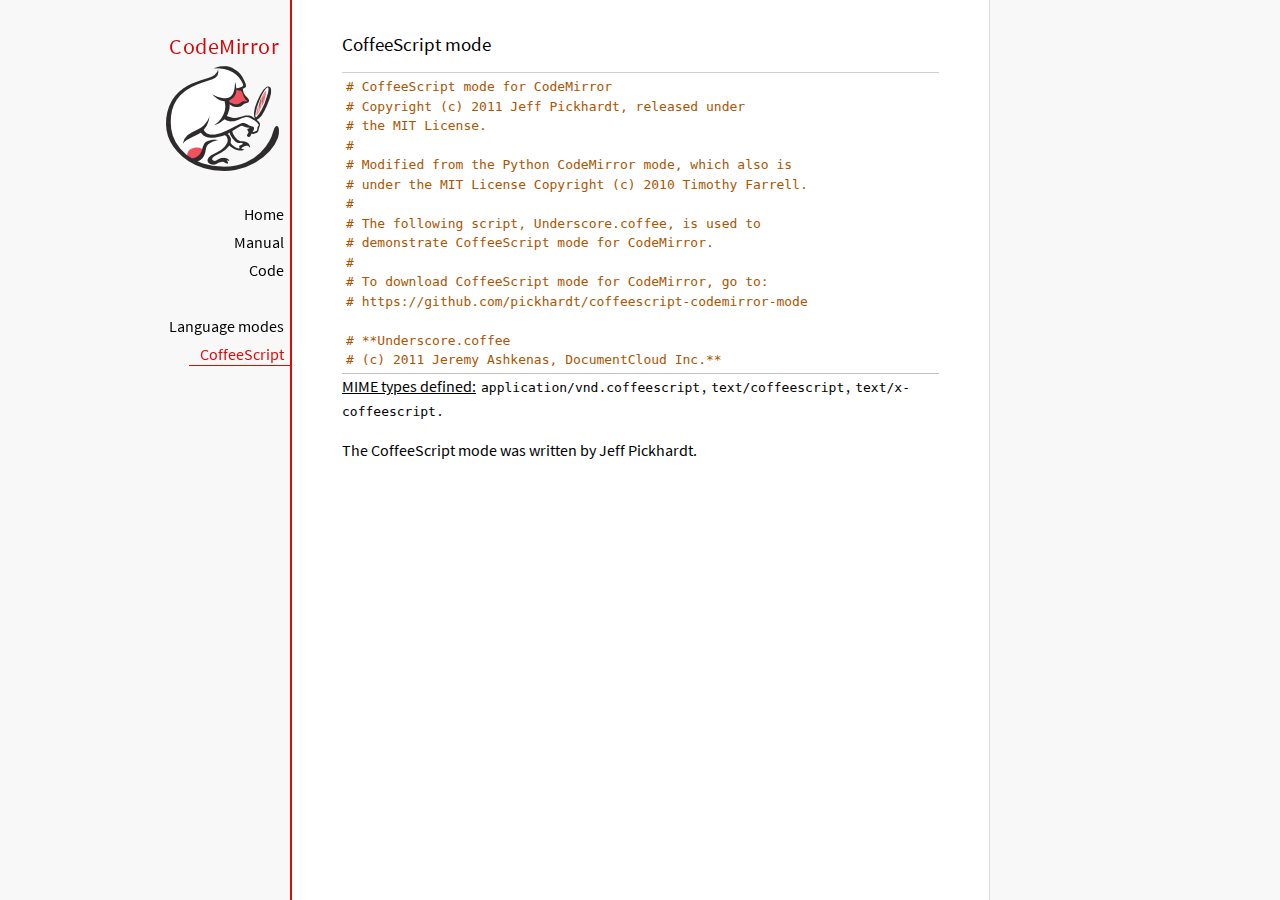
<file: assets/cm/mode/coffeescript/index.html>
<!doctype html>

<title>CodeMirror: CoffeeScript mode</title>
<meta charset="utf-8"/>
<link rel=stylesheet href="../../doc/docs.css">

<link rel="stylesheet" href="../../lib/codemirror.css">
<script src="../../lib/codemirror.js"></script>
<script src="coffeescript.js"></script>
<style>.CodeMirror {border-top: 1px solid silver; border-bottom: 1px solid silver;}</style>
<div id=nav>
  <a href="https://codemirror.net/5"><h1>CodeMirror</h1><img id=logo src="../../doc/logo.png" alt=""></a>

  <ul>
    <li><a href="../../index.html">Home</a>
    <li><a href="../../doc/manual.html">Manual</a>
    <li><a href="https://github.com/codemirror/codemirror5">Code</a>
  </ul>
  <ul>
    <li><a href="../index.html">Language modes</a>
    <li><a class=active href="#">CoffeeScript</a>
  </ul>
</div>

<article>
<h2>CoffeeScript mode</h2>
<form><textarea id="code" name="code">
# CoffeeScript mode for CodeMirror
# Copyright (c) 2011 Jeff Pickhardt, released under
# the MIT License.
#
# Modified from the Python CodeMirror mode, which also is 
# under the MIT License Copyright (c) 2010 Timothy Farrell.
#
# The following script, Underscore.coffee, is used to 
# demonstrate CoffeeScript mode for CodeMirror.
#
# To download CoffeeScript mode for CodeMirror, go to:
# https://github.com/pickhardt/coffeescript-codemirror-mode

# **Underscore.coffee
# (c) 2011 Jeremy Ashkenas, DocumentCloud Inc.**
# Underscore is freely distributable under the terms of the
# [MIT license](http://en.wikipedia.org/wiki/MIT_License).
# Portions of Underscore are inspired by or borrowed from
# [Prototype.js](http://prototypejs.org/api), Oliver Steele's
# [Functional](http://osteele.com), and John Resig's
# [Micro-Templating](http://ejohn.org).
# For all details and documentation:
# http://documentcloud.github.com/underscore/


# Baseline setup
# --------------

# Establish the root object, `window` in the browser, or `global` on the server.
root = this


# Save the previous value of the `_` variable.
previousUnderscore = root._

### Multiline
    comment
###

# Establish the object that gets thrown to break out of a loop iteration.
# `StopIteration` is SOP on Mozilla.
breaker = if typeof(StopIteration) is 'undefined' then '__break__' else StopIteration


#### Docco style single line comment (title)


# Helper function to escape **RegExp** contents, because JS doesn't have one.
escapeRegExp = (string) -> string.replace(/([.*+?^${}()|[\]\/\\])/g, '\\$1')


# Save bytes in the minified (but not gzipped) version:
ArrayProto = Array.prototype
ObjProto = Object.prototype


# Create quick reference variables for speed access to core prototypes.
slice = ArrayProto.slice
unshift = ArrayProto.unshift
toString = ObjProto.toString
hasOwnProperty = ObjProto.hasOwnProperty
propertyIsEnumerable = ObjProto.propertyIsEnumerable


# All **ECMA5** native implementations we hope to use are declared here.
nativeForEach = ArrayProto.forEach
nativeMap = ArrayProto.map
nativeReduce = ArrayProto.reduce
nativeReduceRight = ArrayProto.reduceRight
nativeFilter = ArrayProto.filter
nativeEvery = ArrayProto.every
nativeSome = ArrayProto.some
nativeIndexOf = ArrayProto.indexOf
nativeLastIndexOf = ArrayProto.lastIndexOf
nativeIsArray = Array.isArray
nativeKeys = Object.keys


# Create a safe reference to the Underscore object for use below.
_ = (obj) -> new wrapper(obj)


# Export the Underscore object for **CommonJS**.
if typeof(exports) != 'undefined' then exports._ = _


# Export Underscore to global scope.
root._ = _


# Current version.
_.VERSION = '1.1.0'


# Collection Functions
# --------------------

# The cornerstone, an **each** implementation.
# Handles objects implementing **forEach**, arrays, and raw objects.
_.each = (obj, iterator, context) ->
  try
    if nativeForEach and obj.forEach is nativeForEach
      obj.forEach iterator, context
    else if _.isNumber obj.length
      iterator.call context, obj[i], i, obj for i in [0...obj.length]
    else
      iterator.call context, val, key, obj for own key, val of obj
  catch e
    throw e if e isnt breaker
  obj


# Return the results of applying the iterator to each element. Use JavaScript
# 1.6's version of **map**, if possible.
_.map = (obj, iterator, context) ->
  return obj.map(iterator, context) if nativeMap and obj.map is nativeMap
  results = []
  _.each obj, (value, index, list) ->
    results.push iterator.call context, value, index, list
  results


# **Reduce** builds up a single result from a list of values. Also known as
# **inject**, or **foldl**. Uses JavaScript 1.8's version of **reduce**, if possible.
_.reduce = (obj, iterator, memo, context) ->
  if nativeReduce and obj.reduce is nativeReduce
    iterator = _.bind iterator, context if context
    return obj.reduce iterator, memo
  _.each obj, (value, index, list) ->
    memo = iterator.call context, memo, value, index, list
  memo


# The right-associative version of **reduce**, also known as **foldr**. Uses
# JavaScript 1.8's version of **reduceRight**, if available.
_.reduceRight = (obj, iterator, memo, context) ->
  if nativeReduceRight and obj.reduceRight is nativeReduceRight
    iterator = _.bind iterator, context if context
    return obj.reduceRight iterator, memo
  reversed = _.clone(_.toArray(obj)).reverse()
  _.reduce reversed, iterator, memo, context


# Return the first value which passes a truth test.
_.detect = (obj, iterator, context) ->
  result = null
  _.each obj, (value, index, list) ->
    if iterator.call context, value, index, list
      result = value
      _.breakLoop()
  result


# Return all the elements that pass a truth test. Use JavaScript 1.6's
# **filter**, if it exists.
_.filter = (obj, iterator, context) ->
  return obj.filter iterator, context if nativeFilter and obj.filter is nativeFilter
  results = []
  _.each obj, (value, index, list) ->
    results.push value if iterator.call context, value, index, list
  results


# Return all the elements for which a truth test fails.
_.reject = (obj, iterator, context) ->
  results = []
  _.each obj, (value, index, list) ->
    results.push value if not iterator.call context, value, index, list
  results


# Determine whether all of the elements match a truth test. Delegate to
# JavaScript 1.6's **every**, if it is present.
_.every = (obj, iterator, context) ->
  iterator ||= _.identity
  return obj.every iterator, context if nativeEvery and obj.every is nativeEvery
  result = true
  _.each obj, (value, index, list) ->
    _.breakLoop() unless (result = result and iterator.call(context, value, index, list))
  result


# Determine if at least one element in the object matches a truth test. Use
# JavaScript 1.6's **some**, if it exists.
_.some = (obj, iterator, context) ->
  iterator ||= _.identity
  return obj.some iterator, context if nativeSome and obj.some is nativeSome
  result = false
  _.each obj, (value, index, list) ->
    _.breakLoop() if (result = iterator.call(context, value, index, list))
  result


# Determine if a given value is included in the array or object,
# based on `===`.
_.include = (obj, target) ->
  return _.indexOf(obj, target) isnt -1 if nativeIndexOf and obj.indexOf is nativeIndexOf
  return true for own key, val of obj when val is target
  false


# Invoke a method with arguments on every item in a collection.
_.invoke = (obj, method) ->
  args = _.rest arguments, 2
  (if method then val[method] else val).apply(val, args) for val in obj


# Convenience version of a common use case of **map**: fetching a property.
_.pluck = (obj, key) ->
  _.map(obj, (val) -> val[key])


# Return the maximum item or (item-based computation).
_.max = (obj, iterator, context) ->
  return Math.max.apply(Math, obj) if not iterator and _.isArray(obj)
  result = computed: -Infinity
  _.each obj, (value, index, list) ->
    computed = if iterator then iterator.call(context, value, index, list) else value
    computed >= result.computed and (result = {value: value, computed: computed})
  result.value


# Return the minimum element (or element-based computation).
_.min = (obj, iterator, context) ->
  return Math.min.apply(Math, obj) if not iterator and _.isArray(obj)
  result = computed: Infinity
  _.each obj, (value, index, list) ->
    computed = if iterator then iterator.call(context, value, index, list) else value
    computed < result.computed and (result = {value: value, computed: computed})
  result.value


# Sort the object's values by a criterion produced by an iterator.
_.sortBy = (obj, iterator, context) ->
  _.pluck(((_.map obj, (value, index, list) ->
    {value: value, criteria: iterator.call(context, value, index, list)}
  ).sort((left, right) ->
    a = left.criteria; b = right.criteria
    if a < b then -1 else if a > b then 1 else 0
  )), 'value')


# Use a comparator function to figure out at what index an object should
# be inserted so as to maintain order. Uses binary search.
_.sortedIndex = (array, obj, iterator) ->
  iterator ||= _.identity
  low = 0
  high = array.length
  while low < high
    mid = (low + high) >> 1
    if iterator(array[mid]) < iterator(obj) then low = mid + 1 else high = mid
  low


# Convert anything iterable into a real, live array.
_.toArray = (iterable) ->
  return [] if (!iterable)
  return iterable.toArray() if (iterable.toArray)
  return iterable if (_.isArray(iterable))
  return slice.call(iterable) if (_.isArguments(iterable))
  _.values(iterable)


# Return the number of elements in an object.
_.size = (obj) -> _.toArray(obj).length


# Array Functions
# ---------------

# Get the first element of an array. Passing `n` will return the first N
# values in the array. Aliased as **head**. The `guard` check allows it to work
# with **map**.
_.first = (array, n, guard) ->
  if n and not guard then slice.call(array, 0, n) else array[0]


# Returns everything but the first entry of the array. Aliased as **tail**.
# Especially useful on the arguments object. Passing an `index` will return
# the rest of the values in the array from that index onward. The `guard`
# check allows it to work with **map**.
_.rest = (array, index, guard) ->
  slice.call(array, if _.isUndefined(index) or guard then 1 else index)


# Get the last element of an array.
_.last = (array) -> array[array.length - 1]


# Trim out all falsy values from an array.
_.compact = (array) -> item for item in array when item


# Return a completely flattened version of an array.
_.flatten = (array) ->
  _.reduce array, (memo, value) ->
    return memo.concat(_.flatten(value)) if _.isArray value
    memo.push value
    memo
  , []


# Return a version of the array that does not contain the specified value(s).
_.without = (array) ->
  values = _.rest arguments
  val for val in _.toArray(array) when not _.include values, val


# Produce a duplicate-free version of the array. If the array has already
# been sorted, you have the option of using a faster algorithm.
_.uniq = (array, isSorted) ->
  memo = []
  for el, i in _.toArray array
    memo.push el if i is 0 || (if isSorted is true then _.last(memo) isnt el else not _.include(memo, el))
  memo


# Produce an array that contains every item shared between all the
# passed-in arrays.
_.intersect = (array) ->
  rest = _.rest arguments
  _.select _.uniq(array), (item) ->
    _.all rest, (other) ->
      _.indexOf(other, item) >= 0


# Zip together multiple lists into a single array -- elements that share
# an index go together.
_.zip = ->
  length = _.max _.pluck arguments, 'length'
  results = new Array length
  for i in [0...length]
    results[i] = _.pluck arguments, String i
  results


# If the browser doesn't supply us with **indexOf** (I'm looking at you, MSIE),
# we need this function. Return the position of the first occurrence of an
# item in an array, or -1 if the item is not included in the array.
_.indexOf = (array, item) ->
  return array.indexOf item if nativeIndexOf and array.indexOf is nativeIndexOf
  i = 0; l = array.length
  while l - i
    if array[i] is item then return i else i++
  -1


# Provide JavaScript 1.6's **lastIndexOf**, delegating to the native function,
# if possible.
_.lastIndexOf = (array, item) ->
  return array.lastIndexOf(item) if nativeLastIndexOf and array.lastIndexOf is nativeLastIndexOf
  i = array.length
  while i
    if array[i] is item then return i else i--
  -1


# Generate an integer Array containing an arithmetic progression. A port of
# [the native Python **range** function](http://docs.python.org/library/functions.html#range).
_.range = (start, stop, step) ->
  a = arguments
  solo = a.length <= 1
  i = start = if solo then 0 else a[0]
  stop = if solo then a[0] else a[1]
  step = a[2] or 1
  len = Math.ceil((stop - start) / step)
  return [] if len <= 0
  range = new Array len
  idx = 0
  loop
    return range if (if step > 0 then i - stop else stop - i) >= 0
    range[idx] = i
    idx++
    i+= step


# Function Functions
# ------------------

# Create a function bound to a given object (assigning `this`, and arguments,
# optionally). Binding with arguments is also known as **curry**.
_.bind = (func, obj) ->
  args = _.rest arguments, 2
  -> func.apply obj or root, args.concat arguments


# Bind all of an object's methods to that object. Useful for ensuring that
# all callbacks defined on an object belong to it.
_.bindAll = (obj) ->
  funcs = if arguments.length > 1 then _.rest(arguments) else _.functions(obj)
  _.each funcs, (f) -> obj[f] = _.bind obj[f], obj
  obj


# Delays a function for the given number of milliseconds, and then calls
# it with the arguments supplied.
_.delay = (func, wait) ->
  args = _.rest arguments, 2
  setTimeout((-> func.apply(func, args)), wait)


# Memoize an expensive function by storing its results.
_.memoize = (func, hasher) ->
  memo = {}
  hasher or= _.identity
  ->
    key = hasher.apply this, arguments
    return memo[key] if key of memo
    memo[key] = func.apply this, arguments


# Defers a function, scheduling it to run after the current call stack has
# cleared.
_.defer = (func) ->
  _.delay.apply _, [func, 1].concat _.rest arguments


# Returns the first function passed as an argument to the second,
# allowing you to adjust arguments, run code before and after, and
# conditionally execute the original function.
_.wrap = (func, wrapper) ->
  -> wrapper.apply wrapper, [func].concat arguments


# Returns a function that is the composition of a list of functions, each
# consuming the return value of the function that follows.
_.compose = ->
  funcs = arguments
  ->
    args = arguments
    for i in [funcs.length - 1..0] by -1
      args = [funcs[i].apply(this, args)]
    args[0]


# Object Functions
# ----------------

# Retrieve the names of an object's properties.
_.keys = nativeKeys or (obj) ->
  return _.range 0, obj.length if _.isArray(obj)
  key for key, val of obj


# Retrieve the values of an object's properties.
_.values = (obj) ->
  _.map obj, _.identity


# Return a sorted list of the function names available in Underscore.
_.functions = (obj) ->
  _.filter(_.keys(obj), (key) -> _.isFunction(obj[key])).sort()


# Extend a given object with all of the properties in a source object.
_.extend = (obj) ->
  for source in _.rest(arguments)
    obj[key] = val for key, val of source
  obj


# Create a (shallow-cloned) duplicate of an object.
_.clone = (obj) ->
  return obj.slice 0 if _.isArray obj
  _.extend {}, obj


# Invokes interceptor with the obj, and then returns obj.
# The primary purpose of this method is to "tap into" a method chain,
# in order to perform operations on intermediate results within
 the chain.
_.tap = (obj, interceptor) ->
  interceptor obj
  obj


# Perform a deep comparison to check if two objects are equal.
_.isEqual = (a, b) ->
  # Check object identity.
  return true if a is b
  # Different types?
  atype = typeof(a); btype = typeof(b)
  return false if atype isnt btype
  # Basic equality test (watch out for coercions).
  return true if `a == b`
  # One is falsy and the other truthy.
  return false if (!a and b) or (a and !b)
  # One of them implements an `isEqual()`?
  return a.isEqual(b) if a.isEqual
  # Check dates' integer values.
  return a.getTime() is b.getTime() if _.isDate(a) and _.isDate(b)
  # Both are NaN?
  return false if _.isNaN(a) and _.isNaN(b)
  # Compare regular expressions.
  if _.isRegExp(a) and _.isRegExp(b)
    return a.source is b.source and
           a.global is b.global and
           a.ignoreCase is b.ignoreCase and
           a.multiline is b.multiline
  # If a is not an object by this point, we can't handle it.
  return false if atype isnt 'object'
  # Check for different array lengths before comparing contents.
  return false if a.length and (a.length isnt b.length)
  # Nothing else worked, deep compare the contents.
  aKeys = _.keys(a); bKeys = _.keys(b)
  # Different object sizes?
  return false if aKeys.length isnt bKeys.length
  # Recursive comparison of contents.
  return false for key, val of a when !(key of b) or !_.isEqual(val, b[key])
  true


# Is a given array or object empty?
_.isEmpty = (obj) ->
  return obj.length is 0 if _.isArray(obj) or _.isString(obj)
  return false for own key of obj
  true


# Is a given value a DOM element?
_.isElement = (obj) -> obj and obj.nodeType is 1


# Is a given value an array?
_.isArray = nativeIsArray or (obj) -> !!(obj and obj.concat and obj.unshift and not obj.callee)


# Is a given variable an arguments object?
_.isArguments = (obj) -> obj and obj.callee


# Is the given value a function?
_.isFunction = (obj) -> !!(obj and obj.constructor and obj.call and obj.apply)


# Is the given value a string?
_.isString = (obj) -> !!(obj is '' or (obj and obj.charCodeAt and obj.substr))


# Is a given value a number?
_.isNumber = (obj) -> (obj is +obj) or toString.call(obj) is '[object Number]'


# Is a given value a boolean?
_.isBoolean = (obj) -> obj is true or obj is false


# Is a given value a Date?
_.isDate = (obj) -> !!(obj and obj.getTimezoneOffset and obj.setUTCFullYear)


# Is the given value a regular expression?
_.isRegExp = (obj) -> !!(obj and obj.exec and (obj.ignoreCase or obj.ignoreCase is false))


# Is the given value NaN -- this one is interesting. `NaN != NaN`, and
# `isNaN(undefined) == true`, so we make sure it's a number first.
_.isNaN = (obj) -> _.isNumber(obj) and window.isNaN(obj)


# Is a given value equal to null?
_.isNull = (obj) -> obj is null


# Is a given variable undefined?
_.isUndefined = (obj) -> typeof obj is 'undefined'


# Utility Functions
# -----------------

# Run Underscore.js in noConflict mode, returning the `_` variable to its
# previous owner. Returns a reference to the Underscore object.
_.noConflict = ->
  root._ = previousUnderscore
  this


# Keep the identity function around for default iterators.
_.identity = (value) -> value


# Run a function `n` times.
_.times = (n, iterator, context) ->
  iterator.call context, i for i in [0...n]


# Break out of the middle of an iteration.
_.breakLoop = -> throw breaker


# Add your own custom functions to the Underscore object, ensuring that
# they're correctly added to the OOP wrapper as well.
_.mixin = (obj) ->
  for name in _.functions(obj)
    addToWrapper name, _[name] = obj[name]


# Generate a unique integer id (unique within the entire client session).
# Useful for temporary DOM ids.
idCounter = 0
_.uniqueId = (prefix) ->
  (prefix or '') + idCounter++


# By default, Underscore uses **ERB**-style template delimiters, change the
# following template settings to use alternative delimiters.
_.templateSettings = {
  start: '<%'
  end: '%>'
  interpolate: /<%=(.+?)%>/g
}


# JavaScript templating a-la **ERB**, pilfered from John Resig's
# *Secrets of the JavaScript Ninja*, page 83.
# Single-quote fix from Rick Strahl.
# With alterations for arbitrary delimiters, and to preserve whitespace.
_.template = (str, data) ->
  c = _.templateSettings
  endMatch = new RegExp("'(?=[^"+c.end.substr(0, 1)+"]*"+escapeRegExp(c.end)+")","g")
  fn = new Function 'obj',
    'var p=[],print=function(){p.push.apply(p,arguments);};' +
    'with(obj||{}){p.push(\'' +
    str.replace(/\r/g, '\\r')
       .replace(/\n/g, '\\n')
       .replace(/\t/g, '\\t')
       .replace(endMatch,"���")
       .split("'").join("\\'")
       .split("���").join("'")
       .replace(c.interpolate, "',$1,'")
       .split(c.start).join("');")
       .split(c.end).join("p.push('") +
       "');}return p.join('');"
  if data then fn(data) else fn


# Aliases
# -------

_.forEach = _.each
_.foldl = _.inject = _.reduce
_.foldr = _.reduceRight
_.select = _.filter
_.all = _.every
_.any = _.some
_.contains = _.include
_.head = _.first
_.tail = _.rest
_.methods = _.functions


# Setup the OOP Wrapper
# ---------------------

# If Underscore is called as a function, it returns a wrapped object that
# can be used OO-style. This wrapper holds altered versions of all the
# underscore functions. Wrapped objects may be chained.
wrapper = (obj) ->
  this._wrapped = obj
  this


# Helper function to continue chaining intermediate results.
result = (obj, chain) ->
  if chain then _(obj).chain() else obj


# A method to easily add functions to the OOP wrapper.
addToWrapper = (name, func) ->
  wrapper.prototype[name] = ->
    args = _.toArray arguments
    unshift.call args, this._wrapped
    result func.apply(_, args), this._chain


# Add all ofthe Underscore functions to the wrapper object.
_.mixin _


# Add all mutator Array functions to the wrapper.
_.each ['pop', 'push', 'reverse', 'shift', 'sort', 'splice', 'unshift'], (name) ->
  method = Array.prototype[name]
  wrapper.prototype[name] = ->
    method.apply(this._wrapped, arguments)
    result(this._wrapped, this._chain)


# Add all accessor Array functions to the wrapper.
_.each ['concat', 'join', 'slice'], (name) ->
  method = Array.prototype[name]
  wrapper.prototype[name] = ->
    result(method.apply(this._wrapped, arguments), this._chain)


# Start chaining a wrapped Underscore object.
wrapper::chain = ->
  this._chain = true
  this


# Extracts the result from a wrapped and chained object.
wrapper::value = -> this._wrapped
</textarea></form>
    <script>
      var editor = CodeMirror.fromTextArea(document.getElementById("code"), {});
    </script>

    <p><strong>MIME types defined:</strong> <code>application/vnd.coffeescript</code>, <code>text/coffeescript</code>, <code>text/x-coffeescript</code>.</p>

    <p>The CoffeeScript mode was written by Jeff Pickhardt.</p>

  </article>
</file>
<file: assets/styles/home.css>
@font-face {
	font-family: "Limkin";
	src: url("https://toomuchtype.com/fonts/limkin/variable/TMT-LimkinVF.ttf") format(truetype),
		 url("https://toomuchtype.com/fonts/limkin/variable/TMT-LimkinVF.woff") format(woff),
		 url("https://toomuchtype.com/fonts/limkin/variable/TMT-LimkinVF.woff2") format(woff2);
	font-weight: 100 900;
}
* {
	margin: 0;
	padding: 0;
	box-sizing: border-box;
	scroll-behavior: smooth;
}
body {
	font-family: 'Limkin', 'Arial', sans-serif;
	font-variation-settings: 'wght' 400, 'SRFF' 0;
	font-weight: 400;
	color: var(--white);
	background-color: var(--black4);
}
:root {
	--red: #FF734D;
	--blue: #5ADDE8;
	--purple: #A690FC;
	--yellow: #fcc03a;
	--pink: #F3A8DD;
	--green: #98DB6B;
	--black: hsl(0, 0%, 32%);
	--black2: hsl(0, 0%, 26%);
	--black3: hsl(0, 0%, 18%);
	--black4: hsl(0, 0%, 10%);
	--white: hsl(0, 0%, 90%);
	--truewhite: white;
	--primary: var(--white);
}

/* Animations */
@keyframes rainbow {
	0% {
		background-color: var(--pink);
	}
	17% {
		background-color: var(--green);
	}
	34% {
		background-color: var(--blue);
	}
	51% {
		background-color: var(--yellow);
	}
	68% {
		background-color: var(--purple);
	}
	84% {
		background-color: var(--red);
	}
	100% {
		background-color: var(--pink);
	}
}
@keyframes rainbow-text {
	0% {
		color: var(--pink);
	}
	17% {
		color: var(--green);
	}
	34% {
		color: var(--blue);
	}
	51% {
		color: var(--yellow);
	}
	68% {
		color: var(--purple);
	}
	84% {
		color: var(--red);
	}
	100% {
		color: var(--pink);
	}
}

/* Intro */
.intro {
	position: fixed;
	top: 0;
	left: 0;
	bottom: 0;
	right: 0;
	height: 100dvh;
	z-index: 9;
	overflow-y: hidden;
}
.intro-content {
	height: 100dvh;
	display: grid;
	gap: 64px;
	padding: 64px;
	overflow-y: scroll;
	display: grid;
	grid-template-columns: 1fr 1fr;
}
body[data-initialized="1"] .intro {
	transition: transform .5s cubic-bezier(0.25, 1, 0.5, 1);
}
.intro[data-active="0"] {
	transform: translateX(-100%);
}
.intro-header {
	display: flex;
	flex-direction: column;
	gap: 24px;
	align-items: center;
	justify-content: center;
	position: sticky;
	top: 0;
	height: calc(100dvh - 240px - 64px);
	animation: intro-title 2s infinite ease-in-out alternate;
}
.intro-title {
	display: flex;
	align-items: center;
	justify-content: center;
	flex-direction: column;
	font-size: max(3.5vw, 32px);
	text-align: center;
	text-wrap: balance;
	letter-spacing: -0.07em;
	font-variation-settings: "wght" 600, "SRFF" 0;
	font-weight: 600;
	line-height: 1em;
	opacity: 1;
	max-width: 16em;
	animation: intro-title 2s infinite ease-in-out alternate;
}
@keyframes intro-title {
	from {
		transform: translateY(-9px);
	}
	to {
		transform: translateY(9px);
	}
}
.intro-subtitle {
	font-size: max(18px, 1.5vw);
	max-width: max(40vw, 400px);
	gap: .7em;
	line-height: 1.2em;
	margin: 0 auto;
	text-wrap: balance;
	letter-spacing: -0.02em;
	font-variation-settings: "wght" 300, "SRFF" 0;
	font-weight: 300;
	text-align: center;
}
.intro-subtitle a {
	animation: rainbow-text 10s infinite linear;
	text-decoration: 1px underline;
	text-underline-offset: .2em;
}
.intro-subtitle a:hover {
	color: var(--truewhite);
	animation: unset;
}
.intro-subtitle a:active {
	opacity: .25;
}
.intro-desc {
	font-size: 18px;
	gap: .7em;
	display: flex;
	line-height: 1.4em;
	flex-direction: column;
	max-width: 400px;
	display: none;
}
.intro-desc p {
	text-wrap: pretty;
}
.intro-desc a {
	color: var(--white);
	text-decoration: 1px underline;
	text-underline-offset: .2em;
}
.intro-desc a:hover {
	opacity: .5;
}
.intro-desc a:active {
	color: var(--truewhite);
	opacity: 1;
}

/* Intro index */
.intro-index {
	display: flex;
	flex-direction: column;
	align-items: center;
	justify-content: center;
	gap: 16px;
	border-radius: 2px;
	padding-bottom: calc(240px - 64px);
}
.intro-index-title {
	min-width: 24px;
	min-height: 24px;
	flex-shrink: 0;
	color: var(--black3);
	background-color: var(--primary);
	display: flex;
	text-transform: uppercase;
	align-items: center;
	justify-content: center;
	padding: 0 16px;
	letter-spacing: 0.05em;
	font-size: 12px;
	gap: 8px;
	font-variation-settings: "wght" 700, "SRFF" 0;
	font-weight: 700;
	border-radius: 2px;
	fill: var(--black3);
}
.intro-index-title svg {
	width: 16px;
	height: 16px;
}
.intro-index-title span {
	padding-top: .2em;
}
.intro-index-link {
	width: 100%;
	color: var(--white);
	text-decoration: none;
	padding: 16px 32px;
	display: flex;
	align-items: center;
	border: 1px solid var(--black2);
	justify-content: space-between;
	background-color: var(--black3);
	font-size: max(18px, 1.5vw);
	border-radius: 2px;
	max-width: 800px;
	font-variation-settings: "wght" 600, "SRFF" 0;
	font-weight: 600;
	gap: 64px;
}
.intro-index-link-title {
	padding-top: .3em;
	font-size: 24px;
	letter-spacing: -0.04em;
	line-height: 1.05em;
	font-variation-settings: "wght" 600, "SRFF" 0;
	font-weight: 600;
	text-wrap: pretty;
}
.intro-index-link-shortdesc {
	padding-top: .4em;
	font-size: 14px;
	margin-top: 4px;
	line-height: 1.2em;
	font-variation-settings: "wght" 500, "SRFF" 0;
	font-weight: 500;
	text-wrap: pretty;
	opacity: .5;
}
.intro-index-link-info {
	font-size: 14px;
	display: flex;
	gap: 8px;
	align-items: center;
	justify-content: center;
}
.intro-index-link-info div {
	min-width: 24px;
	min-height: 24px;
	flex-shrink: 0;
	color: var(--white);
	background-color: var(--black2);
	display: flex;
	text-transform: uppercase;
	align-items: center;
	justify-content: center;
	padding: .2em .6em 0 .65em;
	letter-spacing: 0.05em;
	font-size: 12px;
	font-variation-settings: "wght" 700, "SRFF" 0;
	font-weight: 700;
	border-radius: 2px;
}
.intro-index-link:hover {
	background-color: var(--truewhite);
	color: var(--black3);
}
.intro-index-link:hover .intro-index-link-shortdesc {
	opacity: 1;
}
.intro-index-link:hover .intro-index-link-info div {
	background-color: var(--black3);
	color: var(--truewhite);
}
.intro-index-link:active {
	opacity: .25;
}

/* Intro mobile styles */
@media only screen and (max-width: 1200px) {
	.intro-content {
		grid-template-columns: 1fr;
		padding: 64px 32px 128px 32px;
		gap: 64px;
		padding-bottom: 128px;
		align-content: safe center;
	}
	.intro-header {
		height: unset;
		position: static;
		padding: 0;
	}
}
@media only screen and (max-width: 800px) {
	.intro-index-link {
		flex-direction: column;
		gap: 16px;
		text-align: center;
	}
}
@media only screen and (max-width: 600px) {
	.intro-content {
		padding: 64px 16px 128px 16px;
	}
}

/* Intro books */
.intro-books-container {
	position: absolute;
	bottom: 1px;
	border-bottom: 10px solid var(--black3);
	left: 0;
	right: 0;
	height: 240px;
	overflow: hidden;
}
.intro-books {
	position: absolute;
	bottom: 0;
	left: 0;
	right: 0;
	display: flex;
	align-items: end;
}
.intro-books-unit {
	display: flex;
	align-items: end;
	gap: 1px;
	justify-content: center;
	padding-right: 1px;
	animation: intro-books-unit 100s infinite linear;
}
@keyframes intro-books-unit {
	from {
		transform: translateX(0%);
	}
	to {
		transform: translateX(-100%);
	}
}
.intro-books-unit-book {
	flex-shrink: 0;
	display: flex;
	align-items: center;
	justify-content: center;
	background-color: var(--primary);
	color: var(--black3);
	white-space: nowrap;
	overflow: hidden;
	height: 100%;
	text-decoration: none;
	border-radius: 2px;
}
.intro-books-unit-book:hover {
	background-color: var(--truewhite);
}
.intro-books-unit-book:active {
	opacity: .25;
}
.intro-books div span {
	max-height: 200px;
	font-size: 12px;
	text-overflow: ellipsis;
	overflow: hidden;
	padding: 16px .5em 16px .3em;
	line-height: 1em;
	writing-mode: vertical-lr;
	font-variation-settings: "wght" 600, "SRFF" 0;
	font-weight: 600;
	letter-spacing: -0.02em;
}

/* Book */
.book {
	position: fixed;
	top: 0;
	left: 0;
	bottom: 0;
	right: 0;
	overflow-y: scroll;
	display: grid;
	grid-template-columns: minmax(320px, 1fr) 3fr;
	gap: 64px;
	padding: 64px;
	align-items: start;
	align-content: start;
}
body[data-initialized="1"] .book {
	transition: transform .5s cubic-bezier(0.25, 1, 0.5, 1);
}
.book[data-active="0"] {
	transform: translateX(100%);
}
@media only screen and (max-width: 480px) {
	.book {
		padding: 16px;
	}
}

/* book intro */
.book-intro {
	display: flex;
	flex-direction: column;
	align-items: start;
	position: sticky;
	top: 0px;
	max-width: 480px;
}
.book-intro-return {
	border-radius: 2px;
	min-height: 32px;
	background-color: var(--black2);
	padding: calc(6px + .2em) 12px 6px 12px;
	font-size: 14px;
	letter-spacing: .02em;
	line-height: 1.2em;
	font-variation-settings: "wght" 600, "SRFF" 0;
	font-weight: 600;
	text-decoration: none;
	color: var(--white);
	margin-bottom: 48px;
	font-family: inherit;
	border: unset;
	cursor: pointer;
}
.book-intro-return:hover {
	background-color: var(--truewhite);
	color: var(--black3);
}
.book-intro-return:active {
	opacity: .25;
}
.book-intro-title {
	display: flex;
	font-size: 40px;
	text-wrap: balance;
	color: var(--white);
	letter-spacing: -.02em;
	font-variation-settings: "wght" 600, "SRFF" 0;
	font-weight: 600;
	line-height: 1.05em;
	margin-bottom: 24px;
}
.book-intro-desc {
	font-size: 18px;
	line-height: 1.4em;
	text-wrap: pretty;
	display: flex;
	flex-direction: column;
	gap: 12px;
	font-variation-settings: "wght" 300, "SRFF" 0;
	font-weight: 300;
}
.book-intro-desc a {
	text-decoration: 1px underline;
	text-underline-offset: .2em;
	color: var(--white);
}
.book-intro-desc a:hover {
	color: var(--truewhite);
}
.book-intro-desc a:active {
	opacity: .25;
}
@media only screen and (max-width: 900px) {
	.book {
		grid-template-columns: 1fr;
	}
	.book-intro {
		position: static;
	}
}
@media only screen and (max-width: 600px) {
	.book {
		padding: 16px;
	}
}

/* Book chapters */
.chapter-grid {
	display: grid;
	justify-content: start;
	grid-template-columns: repeat(auto-fill, minmax(320px, 1fr));
	grid-auto-rows: 540px;
	height: 100%;
	gap: 32px;
}
.chapter {
	overflow-y: scroll;
	background-color: var(--black3);
	display: flex;
	flex-direction: column;
	opacity: 1;
	transition: opacity .2s;
	border: 1px solid var(--black2);
	--primary: var(--white);
	border-radius: 2px;
}
.chapter::-webkit-scrollbar {
	width: 4px;
	background-color: var(--black2);
	border-radius: 2px;
}
.chapter::-webkit-scrollbar-track {
	background: var(--black2);
	border-radius: 3px;
}
.chapter::-webkit-scrollbar-thumb {
	background: var(--primary);
	background-clip: content-box;
	border-radius: 3px;
}
.chapter.rainbow::-webkit-scrollbar-thumb {
	background: radial-gradient(var(--pink) 0%, var(--green) 20%, var(--blue) 40%, var(--yellow) 60%, var(--purple) 80%, var(--red) 100%);
}
.chapter::-webkit-scrollbar-thumb:hover {
	background: var(--truewhite);
}
.chapter[data-active="0"] {
	opacity: .5;
}
.chapter-header {
	padding: 24px;
	display: flex;
	flex-direction: column;
	align-items: start;
}
.chapter-link {
	color: var(--white);
	text-decoration: none;
	display: flex;
	flex-direction: column;
	align-items: start;
}
.chapter-link:hover .chapter-subtitle {
	background-color: var(--truewhite) !important;
}
.chapter-link:hover .chapter-title {
	color: var(--truewhite) !important;
}
.chapter-link:active {
	opacity: .25;
}
.chapter-subtitle {
	min-width: 24px;
	min-height: 24px;
	flex-shrink: 0;
	color: var(--black3);
	background-color: var(--primary);
	display: flex;
	text-transform: uppercase;
	align-items: center;
	justify-content: center;
	padding: .2em .6em 0 .65em;
	letter-spacing: 0.05em;
	font-size: 12px;
	font-variation-settings: "wght" 700, "SRFF" 0;
	font-weight: 700;
	margin-bottom: 24px;
	border-radius: 2px;
}
.chapter.rainbow .chapter-subtitle {
	animation: rainbow 10s infinite linear;
}
.chapter-title {
	display: flex;
	font-size: 24px;
	text-wrap: balance;
	color:var(--primary);
	min-height: 2.2em;
	letter-spacing: -.02em;
	font-variation-settings: "wght" 600, "SRFF" 0;
	font-weight: 600;
	line-height: 1.1em;
	margin-bottom: 24px;
}
.chapter.rainbow .chapter-title {
	animation: rainbow-text 10s infinite linear;
}
.chapter-desc {
	font-size: 14px;
	line-height: 1.4em;
	text-wrap: pretty;
	min-height: 4.2em;
	font-variation-settings: "wght" 500, "SRFF" 0;
	font-weight: 500;
}
.chapter-desc a {
	text-decoration: 1px underline;
	text-underline-offset: .2em;
	color: var(--white);
}
.chapter-desc a:hover {
	opacity: 0.5;
}
.chapter-desc a:active {
	opacity: 0.25;
}
.chapter-open {
	margin-top: 12px;
	background-color: var(--black2);
	padding: calc(6px + .2em) 12px 6px 12px;
	font-size: 14px;
	letter-spacing: .02em;
	line-height: 1.2em;
	font-variation-settings: "wght" 600, "SRFF" 0;
	font-weight: 600;
	text-decoration: none;
	color: var(--white);
	border-radius: 2px;
	min-height: 32px;
}
.chapter-open:hover {
	background-color: var(--truewhite);
	color: var(--black3);
}
.chapter-open:active {
	opacity: .25;
}
.chapter-demos {
	flex-grow: 1;
	display: flex;
	flex-direction: column;
	opacity: .25;
	background-color: var(--black4);
	border-top: 1px solid var(--black2);
}
.chapter:hover .chapter-demos {
	opacity: 1;
	background-color: var(--black3);
}
.chapter-demo {
	border-bottom: 1px solid var(--black2);
	display: flex;
	gap: 12px;
	text-decoration: none;
	color: var(--white);
	padding: 16px 24px;
	align-items: center;
}
.chapter:hover .chapter-demo {
	color: var(--primary);
}
.chapter-demo-number {
	flex-shrink: 0;
	width: 24px;
	height: 24px;
	color: var(--white);
	background-color: var(--black2);
	border-radius: 2px;
	display: flex;
	align-items: center;
	justify-content: center;
	font-size: 12px;
	padding-top: .2em;
	font-variation-settings: "wght" 700, "SRFF" 0;
	font-weight: 700;
}
.chapter-demo-name {
	padding-top: .2em;
	font-size: 14px;
	letter-spacing: .02em;
	line-height: 1.2em;
	font-variation-settings: "wght" 600, "SRFF" 0;
	font-weight: 600;
	text-wrap: pretty;
}
.chapter:hover .chapter-demo-number {
	color: var(--black3);
	background-color: var(--primary);
}
.chapter:hover .chapter-demo:hover {
	background-color: var(--truewhite);
	color: var(--black3);
}
.chapter:hover .chapter-demo:hover .chapter-demo-number {
	background-color: var(--black3);
	color: var(--truewhite);
}
.chapter-demo:active {
	opacity: .25;
}
@media only screen and (max-width: 600px) {
	.chapter-grid {
		gap: 16px;
		grid-auto-rows: auto;
	}
	.chapter-demos {
		display: none;
	}
}
@media only screen and (max-width: 480px) {
	.chapter {
		opacity: 1 !important;
	}
}

/* Info */
.toggles {
	position: fixed;
	top: 16px;
	right: 16px;
	display: flex;
	gap: 8px;
	z-index: 998;
}
.toggles button, .toggles a {
	width: 32px;
	height: 32px;
	border: unset;
	border-radius: 2px;
	background-color: var(--black2);
	cursor: pointer;
	fill: var(--white);
	padding: 4px;
	display: flex;
	align-items: center;
	justify-content: center;
}
.toggles button svg, .toggles a svg {
	width: 24px;
	height: 24px;
}
.toggles button:hover, .toggles a:hover {
	background-color: var(--truewhite);
	fill: var(--black3);
}
.toggles button:active, .toggles a:active {
	opacity: .25;
}
.info {
	position: fixed;
	top: 50%;
	left: 50%;
	width: calc(100% - 16px);
	max-width: 480px;
	max-height: calc(100dvh - 16px);
	overflow-y: scroll;
	background-color: var(--black3);
	border: 1px solid var(--black2);
	transform: scale(1) translate(-50%, -50%);
	z-index: 999;
	padding: 32px;
	border-radius: 2px;
	display: flex;
	flex-direction: column;
	gap: .7em;
	font-size: 14px;
	line-height: 1.4em;
	text-wrap: pretty;
	min-height: 4.2em;
	font-variation-settings: "wght" 500, "SRFF" 0;
	font-weight: 500;
	transition: transform .25s cubic-bezier(0.25, 1, 0.5, 1);
	transform-origin: top left;
}
.info[data-active="0"] {
	transform: scale(0) translate(-50%, -50%);
}
.info strong {
	font-variation-settings: "wght" 700, "SRFF" 0;
	font-weight: 700;
}
.info a {
	color: var(--white);
	text-decoration: 1px underline;
	text-underline-offset: .2em;
}
.info a:hover {
	color: var(--truewhite);
}
.info a:active {
	opacity: .25;
}
.info-credits {
	opacity: .5;
	margin-top: 16px;
}
.info-close {
	position: absolute;
	top: 4px;
	right: 4px;
	width: 24px;
	height: 24px;
	border: unset;
	border-radius: 2px;
	background-color: var(--black2);
	fill: var(--white);
	padding: 2px;
	margin-left: auto;
	cursor: pointer;
}
.info-close svg {
	width: 100%;
}
.info-close:hover {
	background-color: var(--truewhite);
	fill: var(--black3);
}
.info-close:active {
	opacity: .25;
}
</file>
<file: assets/styles/editor.css>
@font-face {
	font-family: "Limkin";
	src: url("https://toomuchtype.com/fonts/limkin/variable/TMT-LimkinVF.ttf") format(truetype),
		 url("https://toomuchtype.com/fonts/limkin/variable/TMT-LimkinVF.woff") format(woff),
		 url("https://toomuchtype.com/fonts/limkin/variable/TMT-LimkinVF.woff2") format(woff2);
	font-weight: 100 900;
}
@font-face {
	font-family: "Monaspace";
	src: url('../fonts/MonaspaceNeonVarVF[wght,wdth,slnt].ttf');
	font-weight: 200 800;
}
* {
	margin: 0;
	padding: 0;
	box-sizing: border-box;
}
body {
	font-family: 'Limkin', 'Arial', sans-serif;
	font-variation-settings: 'wght' 400, 'SRFF' 0;
	font-weight: 400;
	color: var(--white);
	background-color: var(--black4);
	overscroll-behavior: none;
}
:root {
	--red: #FF734D;
	--blue: #5ADDE8;
	--purple: #A690FC;
	--yellow: #fcc03a;
	--pink: #F3A8DD;
	--green: #98DB6B;
	--black: hsl(0, 0%, 32%);
	--black2: hsl(0, 0%, 26%);
	--black3: hsl(0, 0%, 18%);
	--black4: hsl(0, 0%, 10%);
	--white: hsl(0, 0%, 90%);
	--truewhite: white;
	--primary: var(--white);
}

/* Animations */
@keyframes rainbow {
	0% {
		background-color: var(--pink);
	}
	17% {
		background-color: var(--green);
	}
	34% {
		background-color: var(--blue);
	}
	51% {
		background-color: var(--yellow);
	}
	68% {
		background-color: var(--purple);
	}
	84% {
		background-color: var(--red);
	}
	100% {
		background-color: var(--pink);
	}
}
@keyframes rainbow-text {
	0% {
		color: var(--pink);
		fill: var(--pink);
	}
	17% {
		color: var(--green);
		fill: var(--green);
	}
	34% {
		color: var(--blue);
		fill: var(--blue);
	}
	51% {
		color: var(--yellow);
		fill: var(--yellow);
	}
	68% {
		color: var(--purple);
		fill: var(--purple);
	}
	84% {
		color: var(--red);
		fill: var(--red);
	}
	100% {
		color: var(--pink);
		fill: var(--pink);
	}
}

/* Hide scrollbars */
*::-webkit-scrollbar {
	display: none;
}
* {
	-ms-overflow-style: none;  /* IE and Edge */
	scrollbar-width: none;  /* Firefox */
}

/* Title */
.title {
	height: 24px;
	display: flex;
	align-items: center;
	text-align: center;
	font-size: 12px;
	border-bottom: 1px solid var(--black2);
	background-color: var(--black3);
	font-variation-settings: 'wght' 550, 'SRFF' 0;
	font-weight: 550;
	overflow-x: scroll;
	white-space: nowrap;
}
.title-book {
	flex-shrink: 0;
	height: 23px;
	display: flex;
	align-items: center;
	padding: 0 16px;
	fill: var(--white);
	gap: 8px;
	text-decoration: none;
	color: var(--white);
	background-color: var(--black2);
	outline: 1px solid var(--black2);
}
.container[data-loading="1"] .title-book {
	display: none;
}
.title-book svg {
	height: 16px;
}
.title-book span {
	padding-top: .2em;
}
.title-chapter {
	flex-shrink: 0;
	height: 23px;
	display: flex;
	align-items: center;
	padding: .2em 16px 0 16px;
	text-decoration: none;
	color: var(--primary);
	outline: 1px solid var(--black2);
}
.title-chapter[data-active="1"] {
	background-color: var(--primary);
	color: var(--black3)
}
.title-chapter.title-chapter-rainbow[data-active="1"] {
	animation: rainbow 10s infinite linear;
}
.title-chapter.title-chapter-rainbow {
	animation: rainbow-text 10s infinite linear;
}
.title-chapter-subtitle {
	text-transform: uppercase;
	font-size: 10px;
	letter-spacing: .02em;
	padding: .25em .4em .1em .42em;
	transform: translateY(-.1em);
	border-radius: 2px;
	margin-right: 8px;
	line-height: 1em;
	color: var(--black3);
	display: inline-block;
	background-color: var(--primary);
	font-variation-settings: "wght" 625, "SRFF" 0;
	font-weight: 625;
}
.title-chapter[data-active="1"] .title-chapter-subtitle {
	background-color: var(--black3);
	color: var(--primary)
}
.title-chapter.title-chapter-rainbow .title-chapter-subtitle {
	animation: rainbow 10s infinite linear;
}
.title-chapter.title-chapter-rainbow[data-active="1"] .title-chapter-subtitle {
	background-color: var(--black3);
	color: var(--primary);
	animation: rainbow-text 10s infinite linear;
}
.title a:hover {
	background-color: var(--truewhite) !important;
	color: var(--black3) !important;
	fill: var(--black3) !important;
	animation: unset !important;
}
.title a:hover .title-chapter-subtitle {
	background-color: var(--black3) !important;
	color: var(--truewhite) !important;
	animation: unset !important;
}
.title a:active {
	opacity: .25;
}

/* Container */
.container {
	width: 100vw;
	height: 100dvh;
	position: relative;
	display: grid;
	grid-template-rows: 24px minmax(0, 1fr) 29px;
	justify-content: stretch;
	align-items: stretch;
}

/* Tooltips */
.tooltip-container {
	position: absolute;
	top: 0;
	left: 0;
	width: 100vw;
	height: 100dvh;
	z-index: 99999;
	pointer-events: none;
	overflow: hidden;
	opacity: 0;
}
.tooltip-overflowfix {
	position: absolute;
	top: 0;
	left: 0;
	width: 200vw;
	height: 100dvh;
}
.tooltip {
	position: absolute;
	font-size: 12px;
	display: flex;
	align-items: center;
	font-variation-settings: 'wght' 650, 'SRFF' 0;
	font-weight: 650;
}
.tooltip-text {
	border-radius: 2px;
	flex-shrink: 0;
	display: flex;
	align-items: center;
	padding: calc(8px + .2em) 16px 6px 16px;
	text-align: center;
	line-height: 1.4em;
	color: var(--black3);
	background-color: var(--primary);
	max-width: 240px;
	border: 1px solid var(--black2);
}
.tooltip[data-direction="left"] {
	transform: translateX(10px) translateY(-50%);
}
.tooltip[data-direction="right"] {
	transform: translateX(-10px) translateY(-50%);
}
.tooltip[data-direction="top"] {
	transform: translateY(16px) translateX(-50%);
}
.tooltip[data-direction="bottom"] {
	transform: translateY(-10px) translateX(-50%);
}
.tooltip[data-hide="1"] {
	display: none;
}

/* Controls */
.controls {
	display: flex;
	overflow-x: scroll;
	z-index: 99;
	border-top: 1px solid var(--black2);
	gap: 1px;
	background-color: var(--black2);
}
.controls-btn {
	background-color: var(--black3);
	padding: 4px 16px;
	display: flex;
	align-items: center;
	justify-content: center;
	fill: var(--primary);
	cursor: pointer;
}
.controls-btn svg {
	height: 100%;
	width: 20px;
}
.controls-btn[data-active="1"] {
	background-color: var(--primary);
	fill: var(--black3);
}
.controls-btn:hover {
	background-color: var(--truewhite);
	fill: var(--black3);
	animation: unset !important;
}
.controls-btn:active {
	opacity: .25;
}
.controls-spacer {
	flex-grow: 1;
	min-width: 52px;
	background-color: var(--black3);
}

/* Content */
.content {
	display: flex;
	min-height: 0;
	min-width: 0;
	padding: 8px;
}
.panel {
	overflow: hidden;
	width: calc(calc(100% - 16px) / 3);
	flex-grow: 0;
	flex-shrink: 0;
	position: relative;
	display: flex;
	flex-direction: column;
	border-radius: 2px;
	background-color: var(--black3);
	border: 1px solid var(--black2);
}
.panel[data-hide='1'] {
	display: none;
}
.panel-label {
	flex: 0 0 24px;
	width: 100%;
	z-index: 9;
	height: 24px;
	display: flex;
	align-items: center;
	background-color: var(--black4);
	color: var(--white);
	fill: var(--primary);
	font-size: 12px;
	padding: 1px 8px;
	gap: 6px;
	font-variation-settings: 'wght' 550, 'SRFF' 0;
	font-weight: 550;
	cursor: help;
	border-top: 1px solid var(--black2);
}
.panel-label svg {
	height: 100%;
	aspect-ratio: 1/1;
	padding: 2px;
	flex-shrink: 0;
}
.panel-label div {
	padding-top: .2em;
}

/* No panels open message */
.panel-empty {
	height: 100%;
	width: 100%;
}
.panel-empty[data-hide="1"] {
	display: none;
}
.panel-empty-msg {
	position: absolute;
	top: 50%;
	left: 50%;
	display: flex;
	align-items: center;
	flex-direction: column;
	padding: 8px 16px 6px 16px;
	font-size: 12px;
	font-variation-settings: 'wght' 650, 'SRFF' 0;
	font-weight: 650;
	filter: drop-shadow(0 0 4px rgba(0,0,0,.2));
	text-align: center;
	line-height: 1.4em;
	color: var(--black3);
	transform: translate(-50%, -50%);
}
.panel-empty-text {
	flex-shrink: 0;
	display: flex;
	align-items: center;
	padding: 8px 16px 6px 16px;
	text-align: center;
	line-height: 1.4em;
	color: var(--black3);
	background-color: var(--white);
	max-width: 240px;
	margin-bottom: -1px;
	border-radius: 2px;
}
.panel-empty-msg svg {
	flex: 0 0 auto;
	transform: rotate(-90deg);
	height: 16px;
	width: 16px;
	fill: var(--white);
}

/* Panel resizers */
.resizer {
	flex: 0 0 4px;
	cursor: ew-resize;
	margin: 0 -1px;
	z-index: 99;
	width: 4px;
	margin: 4px 2px;
	opacity: 1;
	padding: 0 1px;
	-webkit-user-select: none; /* Safari */
	-ms-user-select: none; /* IE 10 and IE 11 */
	user-select: none; /* Standard syntax */
}
.resizer div {
	width: 100%;
	height: 100%;
	background-color: var(--black3);
	border-radius: 2px;
}
.resizer:hover div {
	background-color: var(--truewhite);
}
.resizer:active div {
	opacity: .25;
	cursor: ew-resize;
}
.resizer[data-hide="1"] {
	display: none;
}

/* Loading screen */
.loading {
	width: 100%;
	height: 100%;
	display: flex;
	align-items: center;
	justify-content: center;
	flex-direction: column;
	padding: 32px;
	fill: var(--primary);
}
.container[data-loading="0"] .loading {
	display: none;
}
.container[data-loading="1"] .panel {
	display: none;
}
.container[data-loading="1"] {
	cursor: progress;
}
.container[data-loading="1"] .content {
	background-color: var(--black3);
}
.container[data-loading="1"] .controls {
	cursor: not-allowed;
}
.container[data-loading="1"] .controls-btn {
	opacity: .5;
	pointer-events: none;
}
.container[data-loading="1"] .controls-btn-override {
	opacity: unset;
	pointer-events: unset;
}
.container[data-loading="1"] .controls-btn-override:active {
	opacity: .25;
}
.loading-msg {
	display: flex;
	align-items: center;
	flex-direction: column;
	padding: 8px 16px 6px 16px;
	text-align: center;
	line-height: 1.4em;
	color: var(--black3);
	font-size: 12px;
	font-variation-settings: 'wght' 650, 'SRFF' 0;
	font-weight: 650;
	filter: drop-shadow(0 0 4px rgba(0,0,0,.2));
	animation: loading-msg 1s ease-in-out infinite alternate;
}
.loading-msg svg {
	flex: 0 0 auto;
	height: 16px;
	width: 16px;
	fill: var(--white);
	transform: rotate(-90deg);
}
.loading-msg-text {
	border-radius: 2px;
	flex-shrink: 0;
	display: flex;
	align-items: center;
	padding: 8px 16px 6px 16px;
	text-align: center;
	line-height: 1.4em;
	color: var(--black3);
	background-color: var(--white);
	max-width: 240px;
	border-radius: 2px;
}
@keyframes loading-msg {
	from {
		transform: translateY(-4px);
	}
	to {
		transform: translateY(-12px);
	}
}
.loading-icon {
	width: 40px;
	height: 40px;
	animation: loading 1.5s infinite linear, loading-pulse 6s infinite linear;
}
@keyframes loading {
	from {
		transform: rotate(0deg);
	}
	to {
		transform: rotate(-360deg);
	}
}
@keyframes loading-pulse {
	0% {
		fill: var(--pink);
	}
	17% {
		fill: var(--green);
	}
	34% {
		fill: var(--blue);
	}
	51% {
		fill: var(--yellow);
	}
	68% {
		fill: var(--purple);
	}
	84% {
		fill: var(--red);
	}
	100% {
		fill: var(--pink);
	}
}

/* Info panel */
.info-container {
	overflow-y: scroll;
	flex-grow: 1;
	text-wrap: pretty;
	padding-bottom: 25vh;
	background-color: var(--black3);
}
.info-body {
	min-width: 320px;
	margin: 0 auto;
	width: 100%;
}
.info-content {
	font-size: 16px;
	font-variation-settings: "wght" 400, "SRFF" 0;
	font-weight: 400;
	line-height: 1.4em;
	padding: 32px 24px;
	margin: 0 auto;
	max-width: 540px;
}
.info-content h1 {
	font-size: 40px;
	padding-top: 8px;
	line-height: 1.05em;
	letter-spacing: -0.03em;
	font-family: 'Limkin', serif;
	font-variation-settings: "wght" 550, "SRFF" 0;
	font-weight: 550;
	margin-bottom: 32px;
	display: flex;
	flex-direction: column;
	align-items: start;
	gap: 12px;
	color: var(--primary)
}
.info-content h1 span {
	min-width: 24px;
	min-height: 24px;
	flex-shrink: 0;
	color: var(--black3);
	background-color: var(--primary);
	display: flex;
	text-transform: uppercase;
	align-items: center;
	justify-content: center;
	padding: .2em .6em 0 .65em;
	letter-spacing: 0.05em;
	line-height: 1em;
	font-size: 12px;
	font-variation-settings: "wght" 700, "SRFF" 0;
	font-weight: 700;
	border-radius: 2px;
}
.info-content h2 {
	font-size: 24px;
	line-height: 1.05em;
	letter-spacing: -0.02em;
	font-variation-settings: "wght" 550, "SRFF" 0;
	font-weight: 550;
	color: var(--primary);
	margin: 48px 0 24px 0;
	justify-self: start;
}
.info-content h3 {
	font-size: 16px;
	line-height: 1.4em;
	font-variation-settings: "wght" 600, "SRFF" 0;
	font-weight: 600;
	justify-self: start;
	margin: 24px 0 16px 0;
}
.info-code {
	padding: .31em .25em .08em .26em;
	font-family: "Monaspace", monospace;
	font-size: .9em;
	background-color: var(--black);
	border-radius: 2px;
	font-variation-settings: "wght" 700, "wdth" 100, "slnt" 0;
	font-weight: 700;
	-webkit-box-decoration-break: clone;
	box-decoration-break: clone;
}
.info-content p {
	margin-bottom: 16px;
	letter-spacing: -0.01em;
}
.info-content-indent {
	padding-left: 24px;
	border-left: 1px solid var(--black2);
}
.info-content strong {
	font-variation-settings: "wght" 600, "SRFF" 0;
	font-weight: 600;
	padding: .2em .2em .05em .21em;
	background-color: var(--primary);
	border-radius: 2px;
	color: var(--black3);
	-webkit-box-decoration-break: clone;
	box-decoration-break: clone;
}
.info-content a {
	color: var(--primary);
	text-decoration: 1px underline;
	text-underline-offset: .2em;
}
.info-content a:hover {
	color: var(--truewhite);
}
.info-content a:active {
	opacity: .25;
}
.info-content ul, .info-content ol {
	padding-left: 24px;
	margin-bottom: 16px;
	display: flex;
	flex-direction: column;
	gap: 4px;
}
.info-content li {
	padding-left: 8px;
}
.info-content li::marker {
	color: var(--primary);
	font-variation-settings: "wght" 500, "SRFF" 0;
	font-weight: 500;
}
.info-content figure {
	margin: 48px 0;
}
.info-content figure img,
.info-content figure video,
.info-content figure audio,
.info-content figure iframe {
	display: block;
	width: 100%;
	padding: 4px;
	background-color: var(--black4);
	border-radius: 2px;
	border: 1px solid var(--black2);
}
.info-content figure figcaption {
	text-align: center;
	padding-top: 8px;
	line-height: 1.4em;
	color: var(--white);
	font-size: 12px;
	font-variation-settings: 'wght' 550, 'SRFF' 0;
	font-weight: 550;
}
.info-content figure figcaption a {
	color: var(--primary);
	text-decoration: 1px underline;
	text-underline-offset: .2em;
}
.info-content figure figcaption a:hover {
	color: var(--truewhite);
}
.info-content figure figcaption a:active {
	opacity: .25;
}
.info-next {
	margin: 0 auto;
	max-width: min(calc(540px - 48px), calc(100% - 48px));
	text-align: center;
	color: var(--primary);
	border: 1px solid var(--black2);
	padding: calc(16px + .2em) 32px 16px 32px;
	line-height: 1em;
	text-decoration: none;
	display: flex;
	align-items: center;
	justify-content: center;
	flex-direction: column;
	gap: 4px;
	letter-spacing: -0.01em;
	font-variation-settings: "wght" 600, "SRFF" 0;
	font-weight: 600;
	line-height: 1.2em;
	border-radius: 2px;
	text-wrap: balance;
}
.info-next span {
	color: var(--white);
}
.info-next:hover {
	background-color: var(--truewhite);
	color: var(--black3);
}
.info-next:hover span {
	color: var(--black3);
}
.info-next:active {
	opacity: .25;
}

/* Info panel navigation */
.info-nav {
	position: sticky;
	top: 0;
	z-index: 1;
	margin-bottom: 1px;
	background-color: var(--black2);
	border-bottom: 1px solid var(--black2);
}
.info-nav-bar {
	position: relative;
	display: flex;
	height: 40px;
	gap: 1px;
}
.info-nav-current {
	flex-grow: 1;
	height: 100%;
	display: flex;
	align-items: center;
	text-align: center;
	background-color: var(--black3);
	padding: 0 16px;
	color: var(--primary);
	fill: var(--primary);
	font-size: 14px;
	letter-spacing: 0.02em;
	line-height: 1.2em;
	gap: 12px;
	overflow: hidden;
	font-variation-settings: "wght" 600, "SRFF" 0;
	font-weight: 600;
	cursor: pointer;
}
.info-nav-current-number {
	width: 24px;
	height: 24px;
	flex-shrink: 0;
	color: var(--black3);
	background-color: var(--primary);
	display: flex;
	text-transform: uppercase;
	align-items: center;
	justify-content: center;
	padding: .2em .6em 0 .65em;
	font-size: 12px;
	font-variation-settings: "wght" 700, "SRFF" 0;
	font-weight: 700;
	border-radius: 2px;
}
.info-nav[data-active="1"] .info-nav-current {
	background-color: var(--primary);
	color: var(--black3);
}
.info-nav[data-active="1"] .info-nav-current-number {
	background-color: var(--black3);
	color: var(--primary);
}
.info-nav-current:hover {
	color: var(--black3);
	fill: var(--black3);
	background-color: var(--truewhite) !important;
}
.info-nav-current:hover .info-nav-current-number {
	background-color: var(--black3);
	color: var(--truewhite);
}
.info-nav-current:active {
	opacity: .25;
}
.info-nav-current-name {
	padding-top: .2em;
	overflow: hidden;
	white-space: nowrap;
	text-overflow: ellipsis;
}
.info-nav-prevnext {
	width: 40px;
	height: 40px;
	background-color: var(--black3);
	fill: var(--primary);
	display: flex;
	align-items: center;
	justify-content: center;
	cursor: pointer;
	border: unset;
	flex-shrink: 0;
}
.info-nav-prevnext:hover {
	background-color: var(--truewhite);
	fill: var(--black3);
}
.info-nav-prevnext:active {
	opacity: .25;
}
.info-nav-prevnext[data-active="0"] {
	background-color: var(--black4);
	fill: var(--black2);
	pointer-events: none;
}
.info-nav-prevnext svg {
	width: 24px;
	height: 24px;
	flex-shrink: 0;
}
.info-nav-demos {
	display: flex;
	flex-direction: column;
	position: absolute;
	top: 40px;
	left: 0;
	width: 100%;
	overflow-y: scroll;
	bottom: 23px;
	background-color: var(--black3);
}
.info-nav-demos[data-active="0"] {
	display: none;
}
.info-nav-demo {
	display: grid;
	grid-template-columns: 1fr 40px;
	gap: 1px;
	background-color: var(--black3);
	align-items: center;
	border-bottom: 1px solid var(--black2);
}
.info-nav-demo-link {
	background-color: var(--black3);
	color: var(--primary);
	fill: var(--primary);
	text-decoration: none;
	padding: 16px;
	display: flex;
	align-items: center;
	min-height: 40px;
	gap: 12px;
	overflow: hidden;
	flex-grow: 1;
}
.info-nav-demo-link:hover {
	background-color: var(--truewhite);
	color: var(--black3);
}
.info-nav-demo-link:active {
	opacity: .25;
}
.info-nav-demo-link-number {
	width: 24px;
	flex-shrink: 0;
	height: 24px;
	background-color: var(--primary);
	border-radius: 2px;
	font-size: 12px;
	color: var(--black3);
	font-variation-settings: "wght" 700, "SRFF" 0;
	font-weight: 700;
	display: flex;
	align-items: center;
	justify-content: center;
	padding-top: .2em;
}
.info-nav-demo-link:hover .info-nav-demo-link-number {
	color: var(--truewhite);
	background-color: var(--black3);
}
.info-nav-demo-link-name {
	padding-top: .2em;
	font-size: 14px;
	letter-spacing: 0.02em;
	line-height: 1.2em;
	overflow: hidden;
	font-variation-settings: "wght" 600, "SRFF" 0;
	font-weight: 600;
}
.info-nav-demo-newtab {
	background-color: var(--black3);
	fill: var(--primary);
	display: flex;
	align-items: center;
	justify-content: center;
	flex-shrink: 0;
	width: 40px;
	height: 100%;
	align-self: stretch;
}
.info-nav-demo-newtab:hover {
	background-color: var(--truewhite);
	fill: var(--black3);
}
.info-nav-demo-newtab:active {
	opacity: .25;
}
.info-nav-demo-newtab svg {
	width: 24px;
	flex-shrink: 0;
	height: 24px;
}

/* Editor panel */
.editor-container {
	width: 100%;
	height: 100%;
	overflow: hidden;
	display: flex;
	flex-direction: column;
}
.editor-content {
	width: 100%;
	flex-grow: 1;
	flex-shrink: 1;
	background-color: var(--black3);
	overflow: scroll;
	--font-size: 14px;
}
.editor-controls {
	display: flex;
	background-color: var(--black3);
	border-top: 1px solid var(--black2);
	gap: 1px;
	background-color: var(--black2);
	flex-shrink: 0;
	overflow-x: scroll;
	border-top: 1px solid var(--black2);
}
.editor-controls button {
	border: unset;
	flex-grow: 1;
	fill: var(--primary);
	background-color: var(--black3);
	cursor: pointer;
	display: flex;
	align-items: center;
	justify-content: center;
	padding: 4px;
}
.editor-controls button[data-active="1"] {
	fill: var(--black3);
	background-color: var(--primary);
}
.editor-controls button[data-disabled="1"] {
	background-color: var(--black4);
	fill: var(--black2);
	pointer-events: none;
}
.editor-controls button svg {
	height: 20px;
	width: 20px;
}
.editor-controls button:hover {
	background-color: var(--truewhite);
	fill: var(--black3);
}
.editor-controls button:active {
	opacity: .25;
}
.editor-console {
	border-top: 1px solid var(--black2);
	flex: 0 0 160px;
	height: 160px;
	background-color: var(--black3);
	color: var(--white);
	overflow-y: scroll;
	display: flex;
	flex-direction: column;
}
#editor[data-console="0"] .editor-console {
	display: none;
}
.editor-console-log {
	flex-grow: 1;
	overflow-y: scroll;
	font-family: "Monaspace", monospace;
	font-variation-settings: "wght" 300, "wdth" 100, "slnt" 0;
	font-weight: 300;
	font-size: 14px;
	display: flex;
	flex-direction: column;
}
.editor-console-log-in {
	flex-shrink: 0;
	padding: calc(8px + .2em) 8px 8px 8px;
	overflow: hidden;
	opacity: .5;
	background-color: var(--black4);
}
.editor-console-log-out {
	flex-shrink: 0;
	padding: calc(8px + .2em) 8px 8px 8px;
	overflow: hidden;
}
.editor-console-input {
	flex-shrink: 0;
	display: flex;
	font-family: "Monaspace", monospace;
	font-variation-settings: "wght" 300, "wdth" 100, "slnt" 0;
	font-weight: 300;
	background-color: var(--black2);
	padding: 4px 8px 2px 8px;
	gap: 6px;
	align-items: center;
	min-width: 320px;
}
.editor-console-input svg {
	height: 20px;
	width: 20px;
	fill: var(--primary);
}
.editor-console-input input {
	font-family: "Monaspace", monospace;
	font-variation-settings: "wght" 300, "wdth" 100, "slnt" 0;
	font-weight: 300;
	flex-grow: 1;
	background-color: unset;
	color: var(--white);
	border: unset;
	font-size: 14px;
}
.editor-console-input input:focus {
	outline: unset;
}

/* CodeMirror */
.CodeMirror {
	cursor: text;
	min-width: 320px;
	width: 100%;
	height: 100%;
	overflow: scroll;
}
.CodeMirror * {
	font-family: "Monaspace", monospace;
	font-variation-settings: "wght" 300, "wdth" 100, "slnt" 0;
	font-weight: 300;
	font-size: var(--font-size);
}
.CodeMirror pre > * { text-indent: 0px; }
.cm-s-gdwithgd.CodeMirror {
	color: var(--white);
	height: 100%;
	background-color: var(--black3);
}
.cm-s-gdwithgd div.CodeMirror-selected { background: var(--black); }
.cm-s-gdwithgd .CodeMirror-line::selection, .cm-s-gdwithgd .CodeMirror-line > span::selection, .cm-s-gdwithgd .CodeMirror-line > span > span::selection { background: var(--black); }
.cm-s-gdwithgd .CodeMirror-line::-moz-selection, .cm-s-gdwithgd .CodeMirror-line > span::-moz-selection, .cm-s-gdwithgd .CodeMirror-line > span > span::-moz-selection { background: var(--black); }
.cm-s-gdwithgd .CodeMirror-gutters { background: var(--black4); border-right: none; }
.cm-s-gdwithgd .CodeMirror-guttermarker { color: var(--red); }
.cm-s-gdwithgd .CodeMirror-guttermarker-subtle { color: var(--black3); }
.cm-s-gdwithgd .CodeMirror-linenumber { color: var(--black); background-color: var(--black4);}

.cm-s-gdwithgd .CodeMirror-cursor { border-left: 2px solid var(--white); }

.cm-s-gdwithgd span.cm-comment { color: rgba(255,255,255,.4); }
.cm-s-gdwithgd span.cm-atom { color: var(--blue); }
.cm-s-gdwithgd span.cm-number { color: var(--blue); }

.cm-s-gdwithgd span.cm-property, .cm-s-gdwithgd span.cm-attribute { color: var(--green); }
.cm-s-gdwithgd span.cm-keyword { color: var(--purple); }
.cm-s-gdwithgd span.cm-string { color: var(--yellow); }

.cm-s-gdwithgd span.cm-variable { color: var(--green); }
.cm-s-gdwithgd span.cm-variable-2 { color: var(--purple); }
.cm-s-gdwithgd span.cm-def { color: var(--pink); }
.cm-s-gdwithgd span.cm-bracket { color: #d6d5d4; }
.cm-s-gdwithgd span.cm-tag { color: var(--red); }
.cm-s-gdwithgd span.cm-link { color: var(--blue); }
.cm-s-gdwithgd span.cm-error { background: var(--white); color: var(--black3); }

.cm-s-gdwithgd .CodeMirror-activeline-background { background: var(--black3); }
.cm-s-gdwithgd .CodeMirror-matchingbracket { color: var(--white) !important; background-color: rgba(255,255,255,.3);}
.cm-s-gdwithgd .CodeMirror-nonmatchingbracket {color: red !important;}

.CodeMirror-hints {
	border: 2px solid var(--white) !important;
	background-color: var(--white) !important;
	border-radius: unset !important;
	padding: unset !important;
}
.CodeMirror-hint {
	color: var(--black3) !important;
	font-family: "Monaspace", monospace !important;
	font-variation-settings: "wght" 300, "wdth" 100, "slnt" 0;
	font-weight: 300;
	font-size: 12px !important;
	border-radius: unset !important;
	padding: 0 5px !important;
}
.CodeMirror-hint:hover {
	opacity: .5;
}
.CodeMirror-hint:active {
	opacity: .25;
}
li.CodeMirror-hint-active {
	color: var(--white) !important;
	background-color: var(--black3) !important;
}

/* Preview panel */
.preview-container {
	width: 100%;
	height: 100%;
	display: flex;
	flex-direction: column;
	position: relative;
	overflow: scroll;
}
.preview-msg-container {
	display: flex;
	align-items: center;
	justify-content: center;
	flex-direction: column;
	position: absolute;
	top: 0;
	left: 0;
	width: 100%;
	height: 100%;
	z-index: 9;
	background-color: rgba(0,0,0,.6);
	backdrop-filter: blur(2px);
	padding: 32px;
	min-width: 320px;
}
.preview-msg-container[data-active="0"] {
	display: none;
}
.preview-msg {
	display: flex;
	align-items: center;
	flex-direction: column;
	padding: 8px 16px 6px 16px;
	text-align: center;
	line-height: 1.4em;
	color: var(--black3);
	font-size: 12px;
	font-variation-settings: 'wght' 650, 'SRFF' 0;
	font-weight: 650;
	filter: drop-shadow(0 0 4px rgba(0,0,0,.2));
	animation: preview-msg 1s ease-in-out infinite alternate;
}
.preview-msg svg {
	flex: 0 0 auto;
	height: 16px;
	width: 16px;
	fill: var(--white);
	transform: rotate(-90deg);
}
.preview-msg-text {
	flex-shrink: 0;
	display: flex;
	align-items: center;
	padding: 8px 16px 6px 16px;
	text-align: center;
	line-height: 1.4em;
	color: var(--black3);
	background-color: var(--white);
	border-radius: 2px;
}
@keyframes preview-msg {
	from {
		transform: translateY(-4px);
	}
	to {
		transform: translateY(-12px);
	}
}
.preview-delay-timer {
	border: 2px solid var(--primary);
	width: 100%;
	height: 24px;
	max-width: 240px;
	padding: 2px;
	border-radius: 2px;
}
.preview-delay-timer-inside {
	width: 100%;
	height: 100%;
	background-color: var(--primary);
	transform-origin: left;
	animation-duration: 5s;
	animation-fill-mode: forwards;
	animation-timing-function: linear;
}
@keyframes preview-delay {
	from {
		transform: scaleX(1);
	}
	to {
		transform: scaleX(0);
	}
}
.preview-content {
	flex-grow: 1;
	width: 100%;
	background-color: white;
	border: unset;
	min-width: 320px;
}
.preview-dimensions {
	display: flex;
	align-items: center;
	justify-content: center;
	background-color: var(--black3);
	color: var(--white);
	fill: var(--white);
	padding: 2px;
	border-top: 1px solid var(--black2);
	position: sticky;
	left: 0;
	cursor: help;
}
.preview-dimensions svg {
	width: 16px;
	height: 16px;
}
.preview-dimensions span {
	display: flex;
	align-items: center;
	justify-content: center;
	font-size: 12px;
	letter-spacing: 0.02em;
	text-transform: uppercase;
	line-height: 1.2em;
	padding-top: .2em;
	gap: 8px;
	font-variation-settings: "wght" 700, "SRFF" 0;
	font-weight: 700;
}
</file>
<file: assets/cm/lib/codemirror.css>
/* BASICS */

.CodeMirror {
  /* Set height, width, borders, and global font properties here */
  font-family: monospace;
  height: 300px;
  color: black;
  direction: ltr;
}

/* PADDING */

.CodeMirror-lines {
  padding: 4px 0; /* Vertical padding around content */
}
.CodeMirror pre.CodeMirror-line,
.CodeMirror pre.CodeMirror-line-like {
  padding: 0 4px; /* Horizontal padding of content */
}

.CodeMirror-scrollbar-filler, .CodeMirror-gutter-filler {
  background-color: white; /* The little square between H and V scrollbars */
}

/* GUTTER */

.CodeMirror-gutters {
  border-right: 1px solid #ddd;
  background-color: #f7f7f7;
  white-space: nowrap;
}
.CodeMirror-linenumbers {}
.CodeMirror-linenumber {
  padding: 0 3px 0 5px;
  min-width: 20px;
  text-align: right;
  color: #999;
  white-space: nowrap;
}

.CodeMirror-guttermarker { color: black; }
.CodeMirror-guttermarker-subtle { color: #999; }

/* CURSOR */

.CodeMirror-cursor {
  border-left: 1px solid black;
  border-right: none;
  width: 0;
}
/* Shown when moving in bi-directional text */
.CodeMirror div.CodeMirror-secondarycursor {
  border-left: 1px solid silver;
}
.cm-fat-cursor .CodeMirror-cursor {
  width: auto;
  border: 0 !important;
  background: #7e7;
}
.cm-fat-cursor div.CodeMirror-cursors {
  z-index: 1;
}
.cm-fat-cursor .CodeMirror-line::selection,
.cm-fat-cursor .CodeMirror-line > span::selection, 
.cm-fat-cursor .CodeMirror-line > span > span::selection { background: transparent; }
.cm-fat-cursor .CodeMirror-line::-moz-selection,
.cm-fat-cursor .CodeMirror-line > span::-moz-selection,
.cm-fat-cursor .CodeMirror-line > span > span::-moz-selection { background: transparent; }
.cm-fat-cursor { caret-color: transparent; }
@-moz-keyframes blink {
  0% {}
  50% { background-color: transparent; }
  100% {}
}
@-webkit-keyframes blink {
  0% {}
  50% { background-color: transparent; }
  100% {}
}
@keyframes blink {
  0% {}
  50% { background-color: transparent; }
  100% {}
}

/* Can style cursor different in overwrite (non-insert) mode */
.CodeMirror-overwrite .CodeMirror-cursor {}

.cm-tab { display: inline-block; text-decoration: inherit; }

.CodeMirror-rulers {
  position: absolute;
  left: 0; right: 0; top: -50px; bottom: 0;
  overflow: hidden;
}
.CodeMirror-ruler {
  border-left: 1px solid #ccc;
  top: 0; bottom: 0;
  position: absolute;
}

/* DEFAULT THEME */

.cm-s-default .cm-header {color: blue;}
.cm-s-default .cm-quote {color: #090;}
.cm-negative {color: #d44;}
.cm-positive {color: #292;}
.cm-header, .cm-strong {font-weight: bold;}
.cm-em {font-style: italic;}
.cm-link {text-decoration: underline;}
.cm-strikethrough {text-decoration: line-through;}

.cm-s-default .cm-keyword {color: #708;}
.cm-s-default .cm-atom {color: #219;}
.cm-s-default .cm-number {color: #164;}
.cm-s-default .cm-def {color: #00f;}
.cm-s-default .cm-variable,
.cm-s-default .cm-punctuation,
.cm-s-default .cm-property,
.cm-s-default .cm-operator {}
.cm-s-default .cm-variable-2 {color: #05a;}
.cm-s-default .cm-variable-3, .cm-s-default .cm-type {color: #085;}
.cm-s-default .cm-comment {color: #a50;}
.cm-s-default .cm-string {color: #a11;}
.cm-s-default .cm-string-2 {color: #f50;}
.cm-s-default .cm-meta {color: #555;}
.cm-s-default .cm-qualifier {color: #555;}
.cm-s-default .cm-builtin {color: #30a;}
.cm-s-default .cm-bracket {color: #997;}
.cm-s-default .cm-tag {color: #170;}
.cm-s-default .cm-attribute {color: #00c;}
.cm-s-default .cm-hr {color: #999;}
.cm-s-default .cm-link {color: #00c;}

.cm-s-default .cm-error {color: #f00;}
.cm-invalidchar {color: #f00;}

.CodeMirror-composing { border-bottom: 2px solid; }

/* Default styles for common addons */

div.CodeMirror span.CodeMirror-matchingbracket {color: #0b0;}
div.CodeMirror span.CodeMirror-nonmatchingbracket {color: #a22;}
.CodeMirror-matchingtag { background: rgba(255, 150, 0, .3); }
.CodeMirror-activeline-background {background: #e8f2ff;}

/* STOP */

/* The rest of this file contains styles related to the mechanics of
   the editor. You probably shouldn't touch them. */

.CodeMirror {
  position: relative;
  overflow: hidden;
  background: white;
}

.CodeMirror-scroll {
  overflow: scroll !important; /* Things will break if this is overridden */
  /* 50px is the magic margin used to hide the element's real scrollbars */
  /* See overflow: hidden in .CodeMirror */
  margin-bottom: -50px; margin-right: -50px;
  padding-bottom: 50px;
  height: 100%;
  outline: none; /* Prevent dragging from highlighting the element */
  position: relative;
  z-index: 0;
}
.CodeMirror-sizer {
  position: relative;
  border-right: 50px solid transparent;
}

/* The fake, visible scrollbars. Used to force redraw during scrolling
   before actual scrolling happens, thus preventing shaking and
   flickering artifacts. */
.CodeMirror-vscrollbar, .CodeMirror-hscrollbar, .CodeMirror-scrollbar-filler, .CodeMirror-gutter-filler {
  position: absolute;
  z-index: 6;
  display: none;
  outline: none;
}
.CodeMirror-vscrollbar {
  right: 0; top: 0;
  overflow-x: hidden;
  overflow-y: scroll;
}
.CodeMirror-hscrollbar {
  bottom: 0; left: 0;
  overflow-y: hidden;
  overflow-x: scroll;
}
.CodeMirror-scrollbar-filler {
  right: 0; bottom: 0;
}
.CodeMirror-gutter-filler {
  left: 0; bottom: 0;
}

.CodeMirror-gutters {
  position: absolute; left: 0; top: 0;
  min-height: 100%;
  z-index: 3;
}
.CodeMirror-gutter {
  white-space: normal;
  height: 100%;
  display: inline-block;
  vertical-align: top;
  margin-bottom: -50px;
}
.CodeMirror-gutter-wrapper {
  position: absolute;
  z-index: 4;
  background: none !important;
  border: none !important;
}
.CodeMirror-gutter-background {
  position: absolute;
  top: 0; bottom: 0;
  z-index: 4;
}
.CodeMirror-gutter-elt {
  position: absolute;
  cursor: default;
  z-index: 4;
}
.CodeMirror-gutter-wrapper ::selection { background-color: transparent }
.CodeMirror-gutter-wrapper ::-moz-selection { background-color: transparent }

.CodeMirror-lines {
  cursor: text;
  min-height: 1px; /* prevents collapsing before first draw */
}
.CodeMirror pre.CodeMirror-line,
.CodeMirror pre.CodeMirror-line-like {
  /* Reset some styles that the rest of the page might have set */
  -moz-border-radius: 0; -webkit-border-radius: 0; border-radius: 0;
  border-width: 0;
  background: transparent;
  font-family: inherit;
  font-size: inherit;
  margin: 0;
  white-space: pre;
  word-wrap: normal;
  line-height: inherit;
  color: inherit;
  z-index: 2;
  position: relative;
  overflow: visible;
  -webkit-tap-highlight-color: transparent;
  -webkit-font-variant-ligatures: contextual;
  font-variant-ligatures: contextual;
}
.CodeMirror-wrap pre.CodeMirror-line,
.CodeMirror-wrap pre.CodeMirror-line-like {
  word-wrap: break-word;
  white-space: pre-wrap;
  word-break: normal;
}

.CodeMirror-linebackground {
  position: absolute;
  left: 0; right: 0; top: 0; bottom: 0;
  z-index: 0;
}

.CodeMirror-linewidget {
  position: relative;
  z-index: 2;
  padding: 0.1px; /* Force widget margins to stay inside of the container */
}

.CodeMirror-widget {}

.CodeMirror-rtl pre { direction: rtl; }

.CodeMirror-code {
  outline: none;
}

/* Force content-box sizing for the elements where we expect it */
.CodeMirror-scroll,
.CodeMirror-sizer,
.CodeMirror-gutter,
.CodeMirror-gutters,
.CodeMirror-linenumber {
  -moz-box-sizing: content-box;
  box-sizing: content-box;
}

.CodeMirror-measure {
  position: absolute;
  width: 100%;
  height: 0;
  overflow: hidden;
  visibility: hidden;
}

.CodeMirror-cursor {
  position: absolute;
  pointer-events: none;
}
.CodeMirror-measure pre { position: static; }

div.CodeMirror-cursors {
  visibility: hidden;
  position: relative;
  z-index: 3;
}
div.CodeMirror-dragcursors {
  visibility: visible;
}

.CodeMirror-focused div.CodeMirror-cursors {
  visibility: visible;
}

.CodeMirror-selected { background: #d9d9d9; }
.CodeMirror-focused .CodeMirror-selected { background: #d7d4f0; }
.CodeMirror-crosshair { cursor: crosshair; }
.CodeMirror-line::selection, .CodeMirror-line > span::selection, .CodeMirror-line > span > span::selection { background: #d7d4f0; }
.CodeMirror-line::-moz-selection, .CodeMirror-line > span::-moz-selection, .CodeMirror-line > span > span::-moz-selection { background: #d7d4f0; }

.cm-searching {
  background-color: #ffa;
  background-color: rgba(255, 255, 0, .4);
}

/* Used to force a border model for a node */
.cm-force-border { padding-right: .1px; }

@media print {
  /* Hide the cursor when printing */
  .CodeMirror div.CodeMirror-cursors {
    visibility: hidden;
  }
}

/* See issue #2901 */
.cm-tab-wrap-hack:after { content: ''; }

/* Help users use markselection to safely style text background */
span.CodeMirror-selectedtext { background: none; }
</file>
<file: assets/cm/addon/hint/show-hint.css>
.CodeMirror-hints {
  position: absolute;
  z-index: 10;
  overflow: hidden;
  list-style: none;

  margin: 0;
  padding: 2px;

  -webkit-box-shadow: 2px 3px 5px rgba(0,0,0,.2);
  -moz-box-shadow: 2px 3px 5px rgba(0,0,0,.2);
  box-shadow: 2px 3px 5px rgba(0,0,0,.2);
  border-radius: 3px;
  border: 1px solid silver;

  background: white;
  font-size: 90%;
  font-family: monospace;

  max-height: 20em;
  overflow-y: auto;
  box-sizing: border-box;
}

.CodeMirror-hint {
  margin: 0;
  padding: 0 4px;
  border-radius: 2px;
  white-space: pre;
  color: black;
  cursor: pointer;
}

li.CodeMirror-hint-active {
  background: #08f;
  color: white;
}
</file>
<file: assets/cm/doc/docs.css>
@font-face {
  font-family: 'Source Sans Pro';
  font-style: normal;
  font-weight: 400;
  src: local('Source Sans Pro'), local('SourceSansPro-Regular'), url(source_sans.woff) format('woff');
}

body, html { margin: 0; padding: 0; height: 100%; }
section, article { display: block; padding: 0; }

body {
  background: #f8f8f8;
  font-family: 'Source Sans Pro', Helvetica, Arial, sans-serif;
  line-height: 1.5;
}

p { margin-top: 0; }

h2, h3, h1 {
  font-weight: normal;
  margin-bottom: .7em;
}
h1 { font-size: 140%; }
h2 { font-size: 120%; }
h3 { font-size: 110%; }
article > h2:first-child, section:first-child > h2 { margin-top: 0; }

#nav h1 {
  margin-right: 12px;
  margin-top: 0;
  margin-bottom: 2px;
  color: #d30707;
  letter-spacing: .5px;
}

a, a:visited, a:link, .quasilink {
  color: #A21313;
}

em {
  padding-right: 2px;
}

.quasilink {
  cursor: pointer;
}

article {
  max-width: 700px;
  margin: 0 0 0 160px;
  border-left: 2px solid #E30808;
  border-right: 1px solid #ddd;
  padding: 30px 50px 100px 50px;
  background: white;
  z-index: 2;
  position: relative;
  min-height: 100%;
  box-sizing: border-box;
  -moz-box-sizing: border-box;
}

#nav {
  position: fixed;
  padding-top: 30px;
  max-height: 100%;
  box-sizing: -moz-border-box;
  box-sizing: border-box;
  overflow-y: auto;
  left: 0; right: none;
  width: 160px;
  text-align: right;
  z-index: 1;
}

@media screen and (min-width: 1000px) {
  article {
    margin: 0 auto;
  }
  #nav {
    right: 50%;
    width: auto;
    border-right: 349px solid transparent;
  }
}

#nav ul {
  display: block;
  margin: 0; padding: 0;
  margin-bottom: 32px;
}

#nav a {
  text-decoration: none;
}

#nav li {
  display: block;
  margin-bottom: 4px;
}

#nav li ul {
  font-size: 80%;
  margin-bottom: 0;
  display: none;
}

#nav li.active ul {
  display: block;
}

#nav li li a {
  padding-right: 20px;
  display: inline-block;
}

#nav ul a {
  color: black;
  padding: 0 7px 1px 11px;
}

#nav ul a.active, #nav ul a:hover {
  border-bottom: 1px solid #E30808;
  margin-bottom: -1px;
  color: #E30808;
}

#logo {
  border: 0;
  margin-right: 12px;
  margin-bottom: 25px;
}

section {
  border-top: 1px solid #E30808;
  margin: 1.5em 0;
}

section.first {
  border: none;
  margin-top: 0;
}

#demo {
  position: relative;
}

#demolist {
  position: absolute;
  right: 5px;
  top: 5px;
  z-index: 25;
}

.yinyang {
  position: absolute;
  top: -10px;
  left: 0; right: 0;
  margin: auto;
  display: block;
  height: 120px;
}

.actions {
  margin: 1em 0 0;
  min-height: 100px;
  position: relative;
}

@media screen and (max-width: 800px) {
  .actions {
    padding-top: 120px;
  }
  .actionsleft, .actionsright {
    float: none;
    text-align: left;
    margin-bottom: 1em;
  }
}

th {
  text-decoration: underline;
  font-weight: normal;
  text-align: left;
}

#features ul {
  list-style: none;
  margin: 0 0 1em;
  padding: 0 0 0 1.2em;
}

#features li:before {
  content: "-";
  width: 1em;
  display: inline-block;
  padding: 0;
  margin: 0;
  margin-left: -1em;
}

.rel {
  margin-bottom: 0;
}
.rel-note {
  margin-top: 0;
  color: #555;
}

pre {
  padding-left: 15px;
  border-left: 2px solid #ddd;
}

code {
  padding: 0 2px;
}

strong {
  text-decoration: underline;
  font-weight: normal;
}

.field {
  border: 1px solid #A21313;
}
</file>
<file: assets/cm/test/mode_test.css>
.mt-output .mt-token {
  border: 1px solid #ddd;
  white-space: pre;
  font-family: "Consolas", monospace;
  text-align: center;
}

.mt-output .mt-style {
  font-size: x-small;
}

.mt-output .mt-state {
  font-size: x-small;
  vertical-align: top;
}

.mt-output .mt-state-row {
  display: none;
}

.mt-state-unhide .mt-output .mt-state-row {
  display: table-row;
}
</file>
<file: assets/cm/theme/neat.css>
.cm-s-neat span.cm-comment { color: #a86; }
.cm-s-neat span.cm-keyword { line-height: 1em; font-weight: bold; color: blue; }
.cm-s-neat span.cm-string { color: #a22; }
.cm-s-neat span.cm-builtin { line-height: 1em; font-weight: bold; color: #077; }
.cm-s-neat span.cm-special { line-height: 1em; font-weight: bold; color: #0aa; }
.cm-s-neat span.cm-variable { color: black; }
.cm-s-neat span.cm-number, .cm-s-neat span.cm-atom { color: #3a3; }
.cm-s-neat span.cm-meta { color: #555; }
.cm-s-neat span.cm-link { color: #3a3; }

.cm-s-neat .CodeMirror-activeline-background { background: #e8f2ff; }
.cm-s-neat .CodeMirror-matchingbracket { outline:1px solid grey; color:black !important; }
</file>
<file: assets/cm/theme/elegant.css>
.cm-s-elegant span.cm-number, .cm-s-elegant span.cm-string, .cm-s-elegant span.cm-atom { color: #762; }
.cm-s-elegant span.cm-comment { color: #262; font-style: italic; line-height: 1em; }
.cm-s-elegant span.cm-meta { color: #555; font-style: italic; line-height: 1em; }
.cm-s-elegant span.cm-variable { color: black; }
.cm-s-elegant span.cm-variable-2 { color: #b11; }
.cm-s-elegant span.cm-qualifier { color: #555; }
.cm-s-elegant span.cm-keyword { color: #730; }
.cm-s-elegant span.cm-builtin { color: #30a; }
.cm-s-elegant span.cm-link { color: #762; }
.cm-s-elegant span.cm-error { background-color: #fdd; }

.cm-s-elegant .CodeMirror-activeline-background { background: #e8f2ff; }
.cm-s-elegant .CodeMirror-matchingbracket { outline:1px solid grey; color:black !important; }
</file>
<file: assets/cm/theme/erlang-dark.css>
.cm-s-erlang-dark.CodeMirror { background: #002240; color: white; }
.cm-s-erlang-dark div.CodeMirror-selected { background: #b36539; }
.cm-s-erlang-dark .CodeMirror-line::selection, .cm-s-erlang-dark .CodeMirror-line > span::selection, .cm-s-erlang-dark .CodeMirror-line > span > span::selection { background: rgba(179, 101, 57, .99); }
.cm-s-erlang-dark .CodeMirror-line::-moz-selection, .cm-s-erlang-dark .CodeMirror-line > span::-moz-selection, .cm-s-erlang-dark .CodeMirror-line > span > span::-moz-selection { background: rgba(179, 101, 57, .99); }
.cm-s-erlang-dark .CodeMirror-gutters { background: #002240; border-right: 1px solid #aaa; }
.cm-s-erlang-dark .CodeMirror-guttermarker { color: white; }
.cm-s-erlang-dark .CodeMirror-guttermarker-subtle { color: #d0d0d0; }
.cm-s-erlang-dark .CodeMirror-linenumber { color: #d0d0d0; }
.cm-s-erlang-dark .CodeMirror-cursor { border-left: 1px solid white; }

.cm-s-erlang-dark span.cm-quote      { color: #ccc; }
.cm-s-erlang-dark span.cm-atom       { color: #f133f1; }
.cm-s-erlang-dark span.cm-attribute  { color: #ff80e1; }
.cm-s-erlang-dark span.cm-bracket    { color: #ff9d00; }
.cm-s-erlang-dark span.cm-builtin    { color: #eaa; }
.cm-s-erlang-dark span.cm-comment    { color: #77f; }
.cm-s-erlang-dark span.cm-def        { color: #e7a; }
.cm-s-erlang-dark span.cm-keyword    { color: #ffee80; }
.cm-s-erlang-dark span.cm-meta       { color: #50fefe; }
.cm-s-erlang-dark span.cm-number     { color: #ffd0d0; }
.cm-s-erlang-dark span.cm-operator   { color: #d55; }
.cm-s-erlang-dark span.cm-property   { color: #ccc; }
.cm-s-erlang-dark span.cm-qualifier  { color: #ccc; }
.cm-s-erlang-dark span.cm-special    { color: #ffbbbb; }
.cm-s-erlang-dark span.cm-string     { color: #3ad900; }
.cm-s-erlang-dark span.cm-string-2   { color: #ccc; }
.cm-s-erlang-dark span.cm-tag        { color: #9effff; }
.cm-s-erlang-dark span.cm-variable   { color: #50fe50; }
.cm-s-erlang-dark span.cm-variable-2 { color: #e0e; }
.cm-s-erlang-dark span.cm-variable-3, .cm-s-erlang-dark span.cm-type { color: #ccc; }
.cm-s-erlang-dark span.cm-error      { color: #9d1e15; }

.cm-s-erlang-dark .CodeMirror-activeline-background { background: #013461; }
.cm-s-erlang-dark .CodeMirror-matchingbracket { outline:1px solid grey; color:white !important; }
</file>
<file: assets/cm/theme/night.css>
/* Loosely based on the Midnight Textmate theme */

.cm-s-night.CodeMirror { background: #0a001f; color: #f8f8f8; }
.cm-s-night div.CodeMirror-selected { background: #447; }
.cm-s-night .CodeMirror-line::selection, .cm-s-night .CodeMirror-line > span::selection, .cm-s-night .CodeMirror-line > span > span::selection { background: rgba(68, 68, 119, .99); }
.cm-s-night .CodeMirror-line::-moz-selection, .cm-s-night .CodeMirror-line > span::-moz-selection, .cm-s-night .CodeMirror-line > span > span::-moz-selection { background: rgba(68, 68, 119, .99); }
.cm-s-night .CodeMirror-gutters { background: #0a001f; border-right: 1px solid #aaa; }
.cm-s-night .CodeMirror-guttermarker { color: white; }
.cm-s-night .CodeMirror-guttermarker-subtle { color: #bbb; }
.cm-s-night .CodeMirror-linenumber { color: #f8f8f8; }
.cm-s-night .CodeMirror-cursor { border-left: 1px solid white; }

.cm-s-night span.cm-comment { color: #8900d1; }
.cm-s-night span.cm-atom { color: #845dc4; }
.cm-s-night span.cm-number, .cm-s-night span.cm-attribute { color: #ffd500; }
.cm-s-night span.cm-keyword { color: #599eff; }
.cm-s-night span.cm-string { color: #37f14a; }
.cm-s-night span.cm-meta { color: #7678e2; }
.cm-s-night span.cm-variable-2, .cm-s-night span.cm-tag { color: #99b2ff; }
.cm-s-night span.cm-variable-3, .cm-s-night span.cm-def, .cm-s-night span.cm-type { color: white; }
.cm-s-night span.cm-bracket { color: #8da6ce; }
.cm-s-night span.cm-builtin, .cm-s-night span.cm-special { color: #ff9e59; }
.cm-s-night span.cm-link { color: #845dc4; }
.cm-s-night span.cm-error { color: #9d1e15; }

.cm-s-night .CodeMirror-activeline-background { background: #1C005A; }
.cm-s-night .CodeMirror-matchingbracket { outline:1px solid grey; color:white !important; }
</file>
<file: assets/cm/theme/monokai.css>
/* Based on Sublime Text's Monokai theme */

.cm-s-monokai.CodeMirror { background: #272822; color: #f8f8f2; }
.cm-s-monokai div.CodeMirror-selected { background: #49483E; }
.cm-s-monokai .CodeMirror-line::selection, .cm-s-monokai .CodeMirror-line > span::selection, .cm-s-monokai .CodeMirror-line > span > span::selection { background: rgba(73, 72, 62, .99); }
.cm-s-monokai .CodeMirror-line::-moz-selection, .cm-s-monokai .CodeMirror-line > span::-moz-selection, .cm-s-monokai .CodeMirror-line > span > span::-moz-selection { background: rgba(73, 72, 62, .99); }
.cm-s-monokai .CodeMirror-gutters { background: #272822; border-right: 0px; }
.cm-s-monokai .CodeMirror-guttermarker { color: white; }
.cm-s-monokai .CodeMirror-guttermarker-subtle { color: #d0d0d0; }
.cm-s-monokai .CodeMirror-linenumber { color: #d0d0d0; }
.cm-s-monokai .CodeMirror-cursor { border-left: 1px solid #f8f8f0; }

.cm-s-monokai span.cm-comment { color: #75715e; }
.cm-s-monokai span.cm-atom { color: #ae81ff; }
.cm-s-monokai span.cm-number { color: #ae81ff; }

.cm-s-monokai span.cm-comment.cm-attribute { color: #97b757; }
.cm-s-monokai span.cm-comment.cm-def { color: #bc9262; }
.cm-s-monokai span.cm-comment.cm-tag { color: #bc6283; }
.cm-s-monokai span.cm-comment.cm-type { color: #5998a6; }

.cm-s-monokai span.cm-property, .cm-s-monokai span.cm-attribute { color: #a6e22e; }
.cm-s-monokai span.cm-keyword { color: #f92672; }
.cm-s-monokai span.cm-builtin { color: #66d9ef; }
.cm-s-monokai span.cm-string { color: #e6db74; }

.cm-s-monokai span.cm-variable { color: #f8f8f2; }
.cm-s-monokai span.cm-variable-2 { color: #9effff; }
.cm-s-monokai span.cm-variable-3, .cm-s-monokai span.cm-type { color: #66d9ef; }
.cm-s-monokai span.cm-def { color: #fd971f; }
.cm-s-monokai span.cm-bracket { color: #f8f8f2; }
.cm-s-monokai span.cm-tag { color: #f92672; }
.cm-s-monokai span.cm-header { color: #ae81ff; }
.cm-s-monokai span.cm-link { color: #ae81ff; }
.cm-s-monokai span.cm-error { background: #f92672; color: #f8f8f0; }

.cm-s-monokai .CodeMirror-activeline-background { background: #373831; }
.cm-s-monokai .CodeMirror-matchingbracket {
  text-decoration: underline;
  color: white !important;
}
</file>
<file: assets/cm/theme/cobalt.css>
.cm-s-cobalt.CodeMirror { background: #002240; color: white; }
.cm-s-cobalt div.CodeMirror-selected { background: #b36539; }
.cm-s-cobalt .CodeMirror-line::selection, .cm-s-cobalt .CodeMirror-line > span::selection, .cm-s-cobalt .CodeMirror-line > span > span::selection { background: rgba(179, 101, 57, .99); }
.cm-s-cobalt .CodeMirror-line::-moz-selection, .cm-s-cobalt .CodeMirror-line > span::-moz-selection, .cm-s-cobalt .CodeMirror-line > span > span::-moz-selection { background: rgba(179, 101, 57, .99); }
.cm-s-cobalt .CodeMirror-gutters { background: #002240; border-right: 1px solid #aaa; }
.cm-s-cobalt .CodeMirror-guttermarker { color: #ffee80; }
.cm-s-cobalt .CodeMirror-guttermarker-subtle { color: #d0d0d0; }
.cm-s-cobalt .CodeMirror-linenumber { color: #d0d0d0; }
.cm-s-cobalt .CodeMirror-cursor { border-left: 1px solid white; }

.cm-s-cobalt span.cm-comment { color: #08f; }
.cm-s-cobalt span.cm-atom { color: #845dc4; }
.cm-s-cobalt span.cm-number, .cm-s-cobalt span.cm-attribute { color: #ff80e1; }
.cm-s-cobalt span.cm-keyword { color: #ffee80; }
.cm-s-cobalt span.cm-string { color: #3ad900; }
.cm-s-cobalt span.cm-meta { color: #ff9d00; }
.cm-s-cobalt span.cm-variable-2, .cm-s-cobalt span.cm-tag { color: #9effff; }
.cm-s-cobalt span.cm-variable-3, .cm-s-cobalt span.cm-def, .cm-s-cobalt .cm-type { color: white; }
.cm-s-cobalt span.cm-bracket { color: #d8d8d8; }
.cm-s-cobalt span.cm-builtin, .cm-s-cobalt span.cm-special { color: #ff9e59; }
.cm-s-cobalt span.cm-link { color: #845dc4; }
.cm-s-cobalt span.cm-error { color: #9d1e15; }

.cm-s-cobalt .CodeMirror-activeline-background { background: #002D57; }
.cm-s-cobalt .CodeMirror-matchingbracket { outline:1px solid grey;color:white !important; }
</file>
<file: assets/cm/theme/eclipse.css>
.cm-s-eclipse span.cm-meta { color: #FF1717; }
.cm-s-eclipse span.cm-keyword { line-height: 1em; font-weight: bold; color: #7F0055; }
.cm-s-eclipse span.cm-atom { color: #219; }
.cm-s-eclipse span.cm-number { color: #164; }
.cm-s-eclipse span.cm-def { color: #00f; }
.cm-s-eclipse span.cm-variable { color: black; }
.cm-s-eclipse span.cm-variable-2 { color: #0000C0; }
.cm-s-eclipse span.cm-variable-3, .cm-s-eclipse span.cm-type { color: #0000C0; }
.cm-s-eclipse span.cm-property { color: black; }
.cm-s-eclipse span.cm-operator { color: black; }
.cm-s-eclipse span.cm-comment { color: #3F7F5F; }
.cm-s-eclipse span.cm-string { color: #2A00FF; }
.cm-s-eclipse span.cm-string-2 { color: #f50; }
.cm-s-eclipse span.cm-qualifier { color: #555; }
.cm-s-eclipse span.cm-builtin { color: #30a; }
.cm-s-eclipse span.cm-bracket { color: #cc7; }
.cm-s-eclipse span.cm-tag { color: #170; }
.cm-s-eclipse span.cm-attribute { color: #00c; }
.cm-s-eclipse span.cm-link { color: #219; }
.cm-s-eclipse span.cm-error { color: #f00; }

.cm-s-eclipse .CodeMirror-activeline-background { background: #e8f2ff; }
.cm-s-eclipse .CodeMirror-matchingbracket { outline:1px solid grey; color:black !important; }
</file>
<file: assets/cm/theme/rubyblue.css>
.cm-s-rubyblue.CodeMirror { background: #112435; color: white; }
.cm-s-rubyblue div.CodeMirror-selected { background: #38566F; }
.cm-s-rubyblue .CodeMirror-line::selection, .cm-s-rubyblue .CodeMirror-line > span::selection, .cm-s-rubyblue .CodeMirror-line > span > span::selection { background: rgba(56, 86, 111, 0.99); }
.cm-s-rubyblue .CodeMirror-line::-moz-selection, .cm-s-rubyblue .CodeMirror-line > span::-moz-selection, .cm-s-rubyblue .CodeMirror-line > span > span::-moz-selection { background: rgba(56, 86, 111, 0.99); }
.cm-s-rubyblue .CodeMirror-gutters { background: #1F4661; border-right: 7px solid #3E7087; }
.cm-s-rubyblue .CodeMirror-guttermarker { color: white; }
.cm-s-rubyblue .CodeMirror-guttermarker-subtle { color: #3E7087; }
.cm-s-rubyblue .CodeMirror-linenumber { color: white; }
.cm-s-rubyblue .CodeMirror-cursor { border-left: 1px solid white; }

.cm-s-rubyblue span.cm-comment { color: #999; font-style:italic; line-height: 1em; }
.cm-s-rubyblue span.cm-atom { color: #F4C20B; }
.cm-s-rubyblue span.cm-number, .cm-s-rubyblue span.cm-attribute { color: #82C6E0; }
.cm-s-rubyblue span.cm-keyword { color: #F0F; }
.cm-s-rubyblue span.cm-string { color: #F08047; }
.cm-s-rubyblue span.cm-meta { color: #F0F; }
.cm-s-rubyblue span.cm-variable-2, .cm-s-rubyblue span.cm-tag { color: #7BD827; }
.cm-s-rubyblue span.cm-variable-3, .cm-s-rubyblue span.cm-def, .cm-s-rubyblue span.cm-type { color: white; }
.cm-s-rubyblue span.cm-bracket { color: #F0F; }
.cm-s-rubyblue span.cm-link { color: #F4C20B; }
.cm-s-rubyblue span.CodeMirror-matchingbracket { color:#F0F !important; }
.cm-s-rubyblue span.cm-builtin, .cm-s-rubyblue span.cm-special { color: #FF9D00; }
.cm-s-rubyblue span.cm-error { color: #AF2018; }

.cm-s-rubyblue .CodeMirror-activeline-background { background: #173047; }
</file>
<file: assets/cm/theme/lesser-dark.css>
/*
http://lesscss.org/ dark theme
Ported to CodeMirror by Peter Kroon
*/
.cm-s-lesser-dark {
  line-height: 1.3em;
}
.cm-s-lesser-dark.CodeMirror { background: #262626; color: #EBEFE7; text-shadow: 0 -1px 1px #262626; }
.cm-s-lesser-dark div.CodeMirror-selected { background: #45443B; } /* 33322B*/
.cm-s-lesser-dark .CodeMirror-line::selection, .cm-s-lesser-dark .CodeMirror-line > span::selection, .cm-s-lesser-dark .CodeMirror-line > span > span::selection { background: rgba(69, 68, 59, .99); }
.cm-s-lesser-dark .CodeMirror-line::-moz-selection, .cm-s-lesser-dark .CodeMirror-line > span::-moz-selection, .cm-s-lesser-dark .CodeMirror-line > span > span::-moz-selection { background: rgba(69, 68, 59, .99); }
.cm-s-lesser-dark .CodeMirror-cursor { border-left: 1px solid white; }
.cm-s-lesser-dark pre { padding: 0 8px; }/*editable code holder*/

.cm-s-lesser-dark.CodeMirror span.CodeMirror-matchingbracket { color: #7EFC7E; }/*65FC65*/

.cm-s-lesser-dark .CodeMirror-gutters { background: #262626; border-right:1px solid #aaa; }
.cm-s-lesser-dark .CodeMirror-guttermarker { color: #599eff; }
.cm-s-lesser-dark .CodeMirror-guttermarker-subtle { color: #777; }
.cm-s-lesser-dark .CodeMirror-linenumber { color: #777; }

.cm-s-lesser-dark span.cm-header { color: #a0a; }
.cm-s-lesser-dark span.cm-quote { color: #090; }
.cm-s-lesser-dark span.cm-keyword { color: #599eff; }
.cm-s-lesser-dark span.cm-atom { color: #C2B470; }
.cm-s-lesser-dark span.cm-number { color: #B35E4D; }
.cm-s-lesser-dark span.cm-def { color: white; }
.cm-s-lesser-dark span.cm-variable { color:#D9BF8C; }
.cm-s-lesser-dark span.cm-variable-2 { color: #669199; }
.cm-s-lesser-dark span.cm-variable-3, .cm-s-lesser-dark span.cm-type { color: white; }
.cm-s-lesser-dark span.cm-property { color: #92A75C; }
.cm-s-lesser-dark span.cm-operator { color: #92A75C; }
.cm-s-lesser-dark span.cm-comment { color: #666; }
.cm-s-lesser-dark span.cm-string { color: #BCD279; }
.cm-s-lesser-dark span.cm-string-2 { color: #f50; }
.cm-s-lesser-dark span.cm-meta { color: #738C73; }
.cm-s-lesser-dark span.cm-qualifier { color: #555; }
.cm-s-lesser-dark span.cm-builtin { color: #ff9e59; }
.cm-s-lesser-dark span.cm-bracket { color: #EBEFE7; }
.cm-s-lesser-dark span.cm-tag { color: #669199; }
.cm-s-lesser-dark span.cm-attribute { color: #81a4d5; }
.cm-s-lesser-dark span.cm-hr { color: #999; }
.cm-s-lesser-dark span.cm-link { color: #7070E6; }
.cm-s-lesser-dark span.cm-error { color: #9d1e15; }

.cm-s-lesser-dark .CodeMirror-activeline-background { background: #3C3A3A; }
.cm-s-lesser-dark .CodeMirror-matchingbracket { outline:1px solid grey; color:white !important; }
</file>
<file: assets/cm/theme/xq-dark.css>
/*
Copyright (C) 2011 by MarkLogic Corporation
Author: Mike Brevoort <mike@brevoort.com>

Permission is hereby granted, free of charge, to any person obtaining a copy
of this software and associated documentation files (the "Software"), to deal
in the Software without restriction, including without limitation the rights
to use, copy, modify, merge, publish, distribute, sublicense, and/or sell
copies of the Software, and to permit persons to whom the Software is
furnished to do so, subject to the following conditions:

The above copyright notice and this permission notice shall be included in
all copies or substantial portions of the Software.

THE SOFTWARE IS PROVIDED "AS IS", WITHOUT WARRANTY OF ANY KIND, EXPRESS OR
IMPLIED, INCLUDING BUT NOT LIMITED TO THE WARRANTIES OF MERCHANTABILITY,
FITNESS FOR A PARTICULAR PURPOSE AND NONINFRINGEMENT. IN NO EVENT SHALL THE
AUTHORS OR COPYRIGHT HOLDERS BE LIABLE FOR ANY CLAIM, DAMAGES OR OTHER
LIABILITY, WHETHER IN AN ACTION OF CONTRACT, TORT OR OTHERWISE, ARISING FROM,
OUT OF OR IN CONNECTION WITH THE SOFTWARE OR THE USE OR OTHER DEALINGS IN
THE SOFTWARE.
*/
.cm-s-xq-dark.CodeMirror { background: #0a001f; color: #f8f8f8; }
.cm-s-xq-dark div.CodeMirror-selected { background: #27007A; }
.cm-s-xq-dark .CodeMirror-line::selection, .cm-s-xq-dark .CodeMirror-line > span::selection, .cm-s-xq-dark .CodeMirror-line > span > span::selection { background: rgba(39, 0, 122, 0.99); }
.cm-s-xq-dark .CodeMirror-line::-moz-selection, .cm-s-xq-dark .CodeMirror-line > span::-moz-selection, .cm-s-xq-dark .CodeMirror-line > span > span::-moz-selection { background: rgba(39, 0, 122, 0.99); }
.cm-s-xq-dark .CodeMirror-gutters { background: #0a001f; border-right: 1px solid #aaa; }
.cm-s-xq-dark .CodeMirror-guttermarker { color: #FFBD40; }
.cm-s-xq-dark .CodeMirror-guttermarker-subtle { color: #f8f8f8; }
.cm-s-xq-dark .CodeMirror-linenumber { color: #f8f8f8; }
.cm-s-xq-dark .CodeMirror-cursor { border-left: 1px solid white; }

.cm-s-xq-dark span.cm-keyword { color: #FFBD40; }
.cm-s-xq-dark span.cm-atom { color: #6C8CD5; }
.cm-s-xq-dark span.cm-number { color: #164; }
.cm-s-xq-dark span.cm-def { color: #FFF; text-decoration:underline; }
.cm-s-xq-dark span.cm-variable { color: #FFF; }
.cm-s-xq-dark span.cm-variable-2 { color: #EEE; }
.cm-s-xq-dark span.cm-variable-3, .cm-s-xq-dark span.cm-type { color: #DDD; }
.cm-s-xq-dark span.cm-property {}
.cm-s-xq-dark span.cm-operator {}
.cm-s-xq-dark span.cm-comment { color: gray; }
.cm-s-xq-dark span.cm-string { color: #9FEE00; }
.cm-s-xq-dark span.cm-meta { color: yellow; }
.cm-s-xq-dark span.cm-qualifier { color: #FFF700; }
.cm-s-xq-dark span.cm-builtin { color: #30a; }
.cm-s-xq-dark span.cm-bracket { color: #cc7; }
.cm-s-xq-dark span.cm-tag { color: #FFBD40; }
.cm-s-xq-dark span.cm-attribute { color: #FFF700; }
.cm-s-xq-dark span.cm-error { color: #f00; }

.cm-s-xq-dark .CodeMirror-activeline-background { background: #27282E; }
.cm-s-xq-dark .CodeMirror-matchingbracket { outline:1px solid grey; color:white !important; }
</file>
<file: assets/cm/theme/xq-light.css>
/*
Copyright (C) 2011 by MarkLogic Corporation
Author: Mike Brevoort <mike@brevoort.com>

Permission is hereby granted, free of charge, to any person obtaining a copy
of this software and associated documentation files (the "Software"), to deal
in the Software without restriction, including without limitation the rights
to use, copy, modify, merge, publish, distribute, sublicense, and/or sell
copies of the Software, and to permit persons to whom the Software is
furnished to do so, subject to the following conditions:

The above copyright notice and this permission notice shall be included in
all copies or substantial portions of the Software.

THE SOFTWARE IS PROVIDED "AS IS", WITHOUT WARRANTY OF ANY KIND, EXPRESS OR
IMPLIED, INCLUDING BUT NOT LIMITED TO THE WARRANTIES OF MERCHANTABILITY,
FITNESS FOR A PARTICULAR PURPOSE AND NONINFRINGEMENT. IN NO EVENT SHALL THE
AUTHORS OR COPYRIGHT HOLDERS BE LIABLE FOR ANY CLAIM, DAMAGES OR OTHER
LIABILITY, WHETHER IN AN ACTION OF CONTRACT, TORT OR OTHERWISE, ARISING FROM,
OUT OF OR IN CONNECTION WITH THE SOFTWARE OR THE USE OR OTHER DEALINGS IN
THE SOFTWARE.
*/
.cm-s-xq-light span.cm-keyword { line-height: 1em; font-weight: bold; color: #5A5CAD; }
.cm-s-xq-light span.cm-atom { color: #6C8CD5; }
.cm-s-xq-light span.cm-number { color: #164; }
.cm-s-xq-light span.cm-def { text-decoration:underline; }
.cm-s-xq-light span.cm-variable { color: black; }
.cm-s-xq-light span.cm-variable-2 { color:black; }
.cm-s-xq-light span.cm-variable-3, .cm-s-xq-light span.cm-type { color: black; }
.cm-s-xq-light span.cm-property {}
.cm-s-xq-light span.cm-operator {}
.cm-s-xq-light span.cm-comment { color: #0080FF; font-style: italic; }
.cm-s-xq-light span.cm-string { color: red; }
.cm-s-xq-light span.cm-meta { color: yellow; }
.cm-s-xq-light span.cm-qualifier { color: grey; }
.cm-s-xq-light span.cm-builtin { color: #7EA656; }
.cm-s-xq-light span.cm-bracket { color: #cc7; }
.cm-s-xq-light span.cm-tag { color: #3F7F7F; }
.cm-s-xq-light span.cm-attribute { color: #7F007F; }
.cm-s-xq-light span.cm-error { color: #f00; }

.cm-s-xq-light .CodeMirror-activeline-background { background: #e8f2ff; }
.cm-s-xq-light .CodeMirror-matchingbracket { outline:1px solid grey;color:black !important;background:yellow; }
</file>
<file: assets/cm/theme/ambiance.css>
/* ambiance theme for codemirror */

/* Color scheme */

.cm-s-ambiance .cm-header { color: blue; }
.cm-s-ambiance .cm-quote { color: #24C2C7; }

.cm-s-ambiance .cm-keyword { color: #cda869; }
.cm-s-ambiance .cm-atom { color: #CF7EA9; }
.cm-s-ambiance .cm-number { color: #78CF8A; }
.cm-s-ambiance .cm-def { color: #aac6e3; }
.cm-s-ambiance .cm-variable { color: #ffb795; }
.cm-s-ambiance .cm-variable-2 { color: #eed1b3; }
.cm-s-ambiance .cm-variable-3, .cm-s-ambiance .cm-type { color: #faded3; }
.cm-s-ambiance .cm-property { color: #eed1b3; }
.cm-s-ambiance .cm-operator { color: #fa8d6a; }
.cm-s-ambiance .cm-comment { color: #555; font-style:italic; }
.cm-s-ambiance .cm-string { color: #8f9d6a; }
.cm-s-ambiance .cm-string-2 { color: #9d937c; }
.cm-s-ambiance .cm-meta { color: #D2A8A1; }
.cm-s-ambiance .cm-qualifier { color: yellow; }
.cm-s-ambiance .cm-builtin { color: #9999cc; }
.cm-s-ambiance .cm-bracket { color: #24C2C7; }
.cm-s-ambiance .cm-tag { color: #fee4ff; }
.cm-s-ambiance .cm-attribute { color: #9B859D; }
.cm-s-ambiance .cm-hr { color: pink; }
.cm-s-ambiance .cm-link { color: #F4C20B; }
.cm-s-ambiance .cm-special { color: #FF9D00; }
.cm-s-ambiance .cm-error { color: #AF2018; }

.cm-s-ambiance .CodeMirror-matchingbracket { color: #0f0; }
.cm-s-ambiance .CodeMirror-nonmatchingbracket { color: #f22; }

.cm-s-ambiance div.CodeMirror-selected { background: rgba(255, 255, 255, 0.15); }
.cm-s-ambiance.CodeMirror-focused div.CodeMirror-selected { background: rgba(255, 255, 255, 0.10); }
.cm-s-ambiance .CodeMirror-line::selection, .cm-s-ambiance .CodeMirror-line > span::selection, .cm-s-ambiance .CodeMirror-line > span > span::selection { background: rgba(255, 255, 255, 0.10); }
.cm-s-ambiance .CodeMirror-line::-moz-selection, .cm-s-ambiance .CodeMirror-line > span::-moz-selection, .cm-s-ambiance .CodeMirror-line > span > span::-moz-selection { background: rgba(255, 255, 255, 0.10); }

/* Editor styling */

.cm-s-ambiance.CodeMirror {
  line-height: 1.40em;
  color: #E6E1DC;
  background-color: #202020;
  -webkit-box-shadow: inset 0 0 10px black;
  -moz-box-shadow: inset 0 0 10px black;
  box-shadow: inset 0 0 10px black;
}

.cm-s-ambiance .CodeMirror-gutters {
  background: #3D3D3D;
  border-right: 1px solid #4D4D4D;
  box-shadow: 0 10px 20px black;
}

.cm-s-ambiance .CodeMirror-linenumber {
  text-shadow: 0px 1px 1px #4d4d4d;
  color: #111;
  padding: 0 5px;
}

.cm-s-ambiance .CodeMirror-guttermarker { color: #aaa; }
.cm-s-ambiance .CodeMirror-guttermarker-subtle { color: #111; }

.cm-s-ambiance .CodeMirror-cursor { border-left: 1px solid #7991E8; }

.cm-s-ambiance .CodeMirror-activeline-background {
  background: none repeat scroll 0% 0% rgba(255, 255, 255, 0.031);
}

.cm-s-ambiance.CodeMirror,
.cm-s-ambiance .CodeMirror-gutters {
  background-image: url("[data-uri]");
}
</file>
<file: assets/cm/theme/blackboard.css>
/* Port of TextMate's Blackboard theme */

.cm-s-blackboard.CodeMirror { background: #0C1021; color: #F8F8F8; }
.cm-s-blackboard div.CodeMirror-selected { background: #253B76; }
.cm-s-blackboard .CodeMirror-line::selection, .cm-s-blackboard .CodeMirror-line > span::selection, .cm-s-blackboard .CodeMirror-line > span > span::selection { background: rgba(37, 59, 118, .99); }
.cm-s-blackboard .CodeMirror-line::-moz-selection, .cm-s-blackboard .CodeMirror-line > span::-moz-selection, .cm-s-blackboard .CodeMirror-line > span > span::-moz-selection { background: rgba(37, 59, 118, .99); }
.cm-s-blackboard .CodeMirror-gutters { background: #0C1021; border-right: 0; }
.cm-s-blackboard .CodeMirror-guttermarker { color: #FBDE2D; }
.cm-s-blackboard .CodeMirror-guttermarker-subtle { color: #888; }
.cm-s-blackboard .CodeMirror-linenumber { color: #888; }
.cm-s-blackboard .CodeMirror-cursor { border-left: 1px solid #A7A7A7; }

.cm-s-blackboard .cm-keyword { color: #FBDE2D; }
.cm-s-blackboard .cm-atom { color: #D8FA3C; }
.cm-s-blackboard .cm-number { color: #D8FA3C; }
.cm-s-blackboard .cm-def { color: #8DA6CE; }
.cm-s-blackboard .cm-variable { color: #FF6400; }
.cm-s-blackboard .cm-operator { color: #FBDE2D; }
.cm-s-blackboard .cm-comment { color: #AEAEAE; }
.cm-s-blackboard .cm-string { color: #61CE3C; }
.cm-s-blackboard .cm-string-2 { color: #61CE3C; }
.cm-s-blackboard .cm-meta { color: #D8FA3C; }
.cm-s-blackboard .cm-builtin { color: #8DA6CE; }
.cm-s-blackboard .cm-tag { color: #8DA6CE; }
.cm-s-blackboard .cm-attribute { color: #8DA6CE; }
.cm-s-blackboard .cm-header { color: #FF6400; }
.cm-s-blackboard .cm-hr { color: #AEAEAE; }
.cm-s-blackboard .cm-link { color: #8DA6CE; }
.cm-s-blackboard .cm-error { background: #9D1E15; color: #F8F8F8; }

.cm-s-blackboard .CodeMirror-activeline-background { background: #3C3636; }
.cm-s-blackboard .CodeMirror-matchingbracket { outline:1px solid grey;color:white !important; }
</file>
<file: assets/cm/theme/vibrant-ink.css>
/* Taken from the popular Visual Studio Vibrant Ink Schema */

.cm-s-vibrant-ink.CodeMirror { background: black; color: white; }
.cm-s-vibrant-ink div.CodeMirror-selected { background: #35493c; }
.cm-s-vibrant-ink .CodeMirror-line::selection, .cm-s-vibrant-ink .CodeMirror-line > span::selection, .cm-s-vibrant-ink .CodeMirror-line > span > span::selection { background: rgba(53, 73, 60, 0.99); }
.cm-s-vibrant-ink .CodeMirror-line::-moz-selection, .cm-s-vibrant-ink .CodeMirror-line > span::-moz-selection, .cm-s-vibrant-ink .CodeMirror-line > span > span::-moz-selection { background: rgba(53, 73, 60, 0.99); }

.cm-s-vibrant-ink .CodeMirror-gutters { background: #002240; border-right: 1px solid #aaa; }
.cm-s-vibrant-ink .CodeMirror-guttermarker { color: white; }
.cm-s-vibrant-ink .CodeMirror-guttermarker-subtle { color: #d0d0d0; }
.cm-s-vibrant-ink .CodeMirror-linenumber { color: #d0d0d0; }
.cm-s-vibrant-ink .CodeMirror-cursor { border-left: 1px solid white; }

.cm-s-vibrant-ink .cm-keyword { color: #CC7832; }
.cm-s-vibrant-ink .cm-atom { color: #FC0; }
.cm-s-vibrant-ink .cm-number { color:  #FFEE98; }
.cm-s-vibrant-ink .cm-def { color: #8DA6CE; }
.cm-s-vibrant-ink span.cm-variable-2, .cm-s-vibrant span.cm-tag { color: #FFC66D; }
.cm-s-vibrant-ink span.cm-variable-3, .cm-s-vibrant span.cm-def, .cm-s-vibrant span.cm-type { color: #FFC66D; }
.cm-s-vibrant-ink .cm-operator { color: #888; }
.cm-s-vibrant-ink .cm-comment { color: gray; font-weight: bold; }
.cm-s-vibrant-ink .cm-string { color:  #A5C25C; }
.cm-s-vibrant-ink .cm-string-2 { color: red; }
.cm-s-vibrant-ink .cm-meta { color: #D8FA3C; }
.cm-s-vibrant-ink .cm-builtin { color: #8DA6CE; }
.cm-s-vibrant-ink .cm-tag { color: #8DA6CE; }
.cm-s-vibrant-ink .cm-attribute { color: #8DA6CE; }
.cm-s-vibrant-ink .cm-header { color: #FF6400; }
.cm-s-vibrant-ink .cm-hr { color: #AEAEAE; }
.cm-s-vibrant-ink .cm-link { color: #5656F3; }
.cm-s-vibrant-ink .cm-error { border-bottom: 1px solid red; }

.cm-s-vibrant-ink .CodeMirror-activeline-background { background: #27282E; }
.cm-s-vibrant-ink .CodeMirror-matchingbracket { outline:1px solid grey; color:white !important; }
</file>
<file: assets/cm/theme/solarized.css>
/*
Solarized theme for code-mirror
http://ethanschoonover.com/solarized
*/

/*
Solarized color palette
http://ethanschoonover.com/solarized/img/solarized-palette.png
*/

.solarized.base03 { color: #002b36; }
.solarized.base02 { color: #073642; }
.solarized.base01 { color: #586e75; }
.solarized.base00 { color: #657b83; }
.solarized.base0 { color: #839496; }
.solarized.base1 { color: #93a1a1; }
.solarized.base2 { color: #eee8d5; }
.solarized.base3  { color: #fdf6e3; }
.solarized.solar-yellow  { color: #b58900; }
.solarized.solar-orange  { color: #cb4b16; }
.solarized.solar-red { color: #dc322f; }
.solarized.solar-magenta { color: #d33682; }
.solarized.solar-violet  { color: #6c71c4; }
.solarized.solar-blue { color: #268bd2; }
.solarized.solar-cyan { color: #2aa198; }
.solarized.solar-green { color: #859900; }

/* Color scheme for code-mirror */

.cm-s-solarized {
  line-height: 1.45em;
  color-profile: sRGB;
  rendering-intent: auto;
}
.cm-s-solarized.cm-s-dark {
  color: #839496;
  background-color: #002b36;
}
.cm-s-solarized.cm-s-light {
  background-color: #fdf6e3;
  color: #657b83;
}

.cm-s-solarized .CodeMirror-widget {
  text-shadow: none;
}

.cm-s-solarized .cm-header { color: #586e75; }
.cm-s-solarized .cm-quote { color: #93a1a1; }

.cm-s-solarized .cm-keyword { color: #cb4b16; }
.cm-s-solarized .cm-atom { color: #d33682; }
.cm-s-solarized .cm-number { color: #d33682; }
.cm-s-solarized .cm-def { color: #2aa198; }

.cm-s-solarized .cm-variable { color: #839496; }
.cm-s-solarized .cm-variable-2 { color: #b58900; }
.cm-s-solarized .cm-variable-3, .cm-s-solarized .cm-type { color: #6c71c4; }

.cm-s-solarized .cm-property { color: #2aa198; }
.cm-s-solarized .cm-operator { color: #6c71c4; }

.cm-s-solarized .cm-comment { color: #586e75; font-style:italic; }

.cm-s-solarized .cm-string { color: #859900; }
.cm-s-solarized .cm-string-2 { color: #b58900; }

.cm-s-solarized .cm-meta { color: #859900; }
.cm-s-solarized .cm-qualifier { color: #b58900; }
.cm-s-solarized .cm-builtin { color: #d33682; }
.cm-s-solarized .cm-bracket { color: #cb4b16; }
.cm-s-solarized .CodeMirror-matchingbracket { color: #859900; }
.cm-s-solarized .CodeMirror-nonmatchingbracket { color: #dc322f; }
.cm-s-solarized .cm-tag { color: #93a1a1; }
.cm-s-solarized .cm-attribute { color: #2aa198; }
.cm-s-solarized .cm-hr {
  color: transparent;
  border-top: 1px solid #586e75;
  display: block;
}
.cm-s-solarized .cm-link { color: #93a1a1; cursor: pointer; }
.cm-s-solarized .cm-special { color: #6c71c4; }
.cm-s-solarized .cm-em {
  color: #999;
  text-decoration: underline;
  text-decoration-style: dotted;
}
.cm-s-solarized .cm-error,
.cm-s-solarized .cm-invalidchar {
  color: #586e75;
  border-bottom: 1px dotted #dc322f;
}

.cm-s-solarized.cm-s-dark div.CodeMirror-selected { background: #073642; }
.cm-s-solarized.cm-s-dark.CodeMirror ::selection { background: rgba(7, 54, 66, 0.99); }
.cm-s-solarized.cm-s-dark .CodeMirror-line::-moz-selection, .cm-s-dark .CodeMirror-line > span::-moz-selection, .cm-s-dark .CodeMirror-line > span > span::-moz-selection { background: rgba(7, 54, 66, 0.99); }

.cm-s-solarized.cm-s-light div.CodeMirror-selected { background: #eee8d5; }
.cm-s-solarized.cm-s-light .CodeMirror-line::selection, .cm-s-light .CodeMirror-line > span::selection, .cm-s-light .CodeMirror-line > span > span::selection { background: #eee8d5; }
.cm-s-solarized.cm-s-light .CodeMirror-line::-moz-selection, .cm-s-light .CodeMirror-line > span::-moz-selection, .cm-s-light .CodeMirror-line > span > span::-moz-selection { background: #eee8d5; }

/* Editor styling */



/* Little shadow on the view-port of the buffer view */
.cm-s-solarized.CodeMirror {
  -moz-box-shadow: inset 7px 0 12px -6px #000;
  -webkit-box-shadow: inset 7px 0 12px -6px #000;
  box-shadow: inset 7px 0 12px -6px #000;
}

/* Remove gutter border */
.cm-s-solarized .CodeMirror-gutters {
  border-right: 0;
}

/* Gutter colors and line number styling based of color scheme (dark / light) */

/* Dark */
.cm-s-solarized.cm-s-dark .CodeMirror-gutters {
  background-color: #073642;
}

.cm-s-solarized.cm-s-dark .CodeMirror-linenumber {
  color: #586e75;
}

/* Light */
.cm-s-solarized.cm-s-light .CodeMirror-gutters {
  background-color: #eee8d5;
}

.cm-s-solarized.cm-s-light .CodeMirror-linenumber {
  color: #839496;
}

/* Common */
.cm-s-solarized .CodeMirror-linenumber {
  padding: 0 5px;
}
.cm-s-solarized .CodeMirror-guttermarker-subtle { color: #586e75; }
.cm-s-solarized.cm-s-dark .CodeMirror-guttermarker { color: #ddd; }
.cm-s-solarized.cm-s-light .CodeMirror-guttermarker { color: #cb4b16; }

.cm-s-solarized .CodeMirror-gutter .CodeMirror-gutter-text {
  color: #586e75;
}

/* Cursor */
.cm-s-solarized .CodeMirror-cursor { border-left: 1px solid #819090; }

/* Fat cursor */
.cm-s-solarized.cm-s-light.cm-fat-cursor .CodeMirror-cursor { background: #77ee77; }
.cm-s-solarized.cm-s-light .cm-animate-fat-cursor { background-color: #77ee77; }
.cm-s-solarized.cm-s-dark.cm-fat-cursor .CodeMirror-cursor { background: #586e75; }
.cm-s-solarized.cm-s-dark .cm-animate-fat-cursor { background-color: #586e75; }

/* Active line */
.cm-s-solarized.cm-s-dark .CodeMirror-activeline-background {
  background: rgba(255, 255, 255, 0.06);
}
.cm-s-solarized.cm-s-light .CodeMirror-activeline-background {
  background: rgba(0, 0, 0, 0.06);
}
</file>
<file: assets/cm/theme/twilight.css>
.cm-s-twilight.CodeMirror { background: #141414; color: #f7f7f7; } /**/
.cm-s-twilight div.CodeMirror-selected { background: #323232; } /**/
.cm-s-twilight .CodeMirror-line::selection, .cm-s-twilight .CodeMirror-line > span::selection, .cm-s-twilight .CodeMirror-line > span > span::selection { background: rgba(50, 50, 50, 0.99); }
.cm-s-twilight .CodeMirror-line::-moz-selection, .cm-s-twilight .CodeMirror-line > span::-moz-selection, .cm-s-twilight .CodeMirror-line > span > span::-moz-selection { background: rgba(50, 50, 50, 0.99); }

.cm-s-twilight .CodeMirror-gutters { background: #222; border-right: 1px solid #aaa; }
.cm-s-twilight .CodeMirror-guttermarker { color: white; }
.cm-s-twilight .CodeMirror-guttermarker-subtle { color: #aaa; }
.cm-s-twilight .CodeMirror-linenumber { color: #aaa; }
.cm-s-twilight .CodeMirror-cursor { border-left: 1px solid white; }

.cm-s-twilight .cm-keyword { color: #f9ee98; } /**/
.cm-s-twilight .cm-atom { color: #FC0; }
.cm-s-twilight .cm-number { color:  #ca7841; } /**/
.cm-s-twilight .cm-def { color: #8DA6CE; }
.cm-s-twilight span.cm-variable-2, .cm-s-twilight span.cm-tag { color: #607392; } /**/
.cm-s-twilight span.cm-variable-3, .cm-s-twilight span.cm-def, .cm-s-twilight span.cm-type { color: #607392; } /**/
.cm-s-twilight .cm-operator { color: #cda869; } /**/
.cm-s-twilight .cm-comment { color:#777; font-style:italic; font-weight:normal; } /**/
.cm-s-twilight .cm-string { color:#8f9d6a; font-style:italic; } /**/
.cm-s-twilight .cm-string-2 { color:#bd6b18; } /*?*/
.cm-s-twilight .cm-meta { background-color:#141414; color:#f7f7f7; } /*?*/
.cm-s-twilight .cm-builtin { color: #cda869; } /*?*/
.cm-s-twilight .cm-tag { color: #997643; } /**/
.cm-s-twilight .cm-attribute { color: #d6bb6d; } /*?*/
.cm-s-twilight .cm-header { color: #FF6400; }
.cm-s-twilight .cm-hr { color: #AEAEAE; }
.cm-s-twilight .cm-link { color:#ad9361; font-style:italic; text-decoration:none; } /**/
.cm-s-twilight .cm-error { border-bottom: 1px solid red; }

.cm-s-twilight .CodeMirror-activeline-background { background: #27282E; }
.cm-s-twilight .CodeMirror-matchingbracket { outline:1px solid grey; color:white !important; }
</file>
<file: assets/cm/theme/midnight.css>
/* Based on the theme at http://bonsaiden.github.com/JavaScript-Garden */

/*<!--activeline-->*/
.cm-s-midnight .CodeMirror-activeline-background { background: #253540; }

.cm-s-midnight.CodeMirror {
    background: #0F192A;
    color: #D1EDFF;
}

.cm-s-midnight div.CodeMirror-selected { background: #314D67; }
.cm-s-midnight .CodeMirror-line::selection, .cm-s-midnight .CodeMirror-line > span::selection, .cm-s-midnight .CodeMirror-line > span > span::selection { background: rgba(49, 77, 103, .99); }
.cm-s-midnight .CodeMirror-line::-moz-selection, .cm-s-midnight .CodeMirror-line > span::-moz-selection, .cm-s-midnight .CodeMirror-line > span > span::-moz-selection { background: rgba(49, 77, 103, .99); }
.cm-s-midnight .CodeMirror-gutters { background: #0F192A; border-right: 1px solid; }
.cm-s-midnight .CodeMirror-guttermarker { color: white; }
.cm-s-midnight .CodeMirror-guttermarker-subtle { color: #d0d0d0; }
.cm-s-midnight .CodeMirror-linenumber { color: #D0D0D0; }
.cm-s-midnight .CodeMirror-cursor { border-left: 1px solid #F8F8F0; }

.cm-s-midnight span.cm-comment { color: #428BDD; }
.cm-s-midnight span.cm-atom { color: #AE81FF; }
.cm-s-midnight span.cm-number { color: #D1EDFF; }

.cm-s-midnight span.cm-property, .cm-s-midnight span.cm-attribute { color: #A6E22E; }
.cm-s-midnight span.cm-keyword { color: #E83737; }
.cm-s-midnight span.cm-string { color: #1DC116; }

.cm-s-midnight span.cm-variable { color: #FFAA3E; }
.cm-s-midnight span.cm-variable-2 { color: #FFAA3E; }
.cm-s-midnight span.cm-def { color: #4DD; }
.cm-s-midnight span.cm-bracket { color: #D1EDFF; }
.cm-s-midnight span.cm-tag { color: #449; }
.cm-s-midnight span.cm-link { color: #AE81FF; }
.cm-s-midnight span.cm-error { background: #F92672; color: #F8F8F0; }

.cm-s-midnight .CodeMirror-matchingbracket {
  text-decoration: underline;
  color: white !important;
}
</file>
<file: assets/cm/addon/dialog/dialog.css>
.CodeMirror-dialog {
  position: absolute;
  left: 0; right: 0;
  background: inherit;
  z-index: 15;
  padding: .1em .8em;
  overflow: hidden;
  color: inherit;
}

.CodeMirror-dialog-top {
  border-bottom: 1px solid #eee;
  top: 0;
}

.CodeMirror-dialog-bottom {
  border-top: 1px solid #eee;
  bottom: 0;
}

.CodeMirror-dialog input {
  border: none;
  outline: none;
  background: transparent;
  width: 20em;
  color: inherit;
  font-family: monospace;
}

.CodeMirror-dialog button {
  font-size: 70%;
}
</file>
